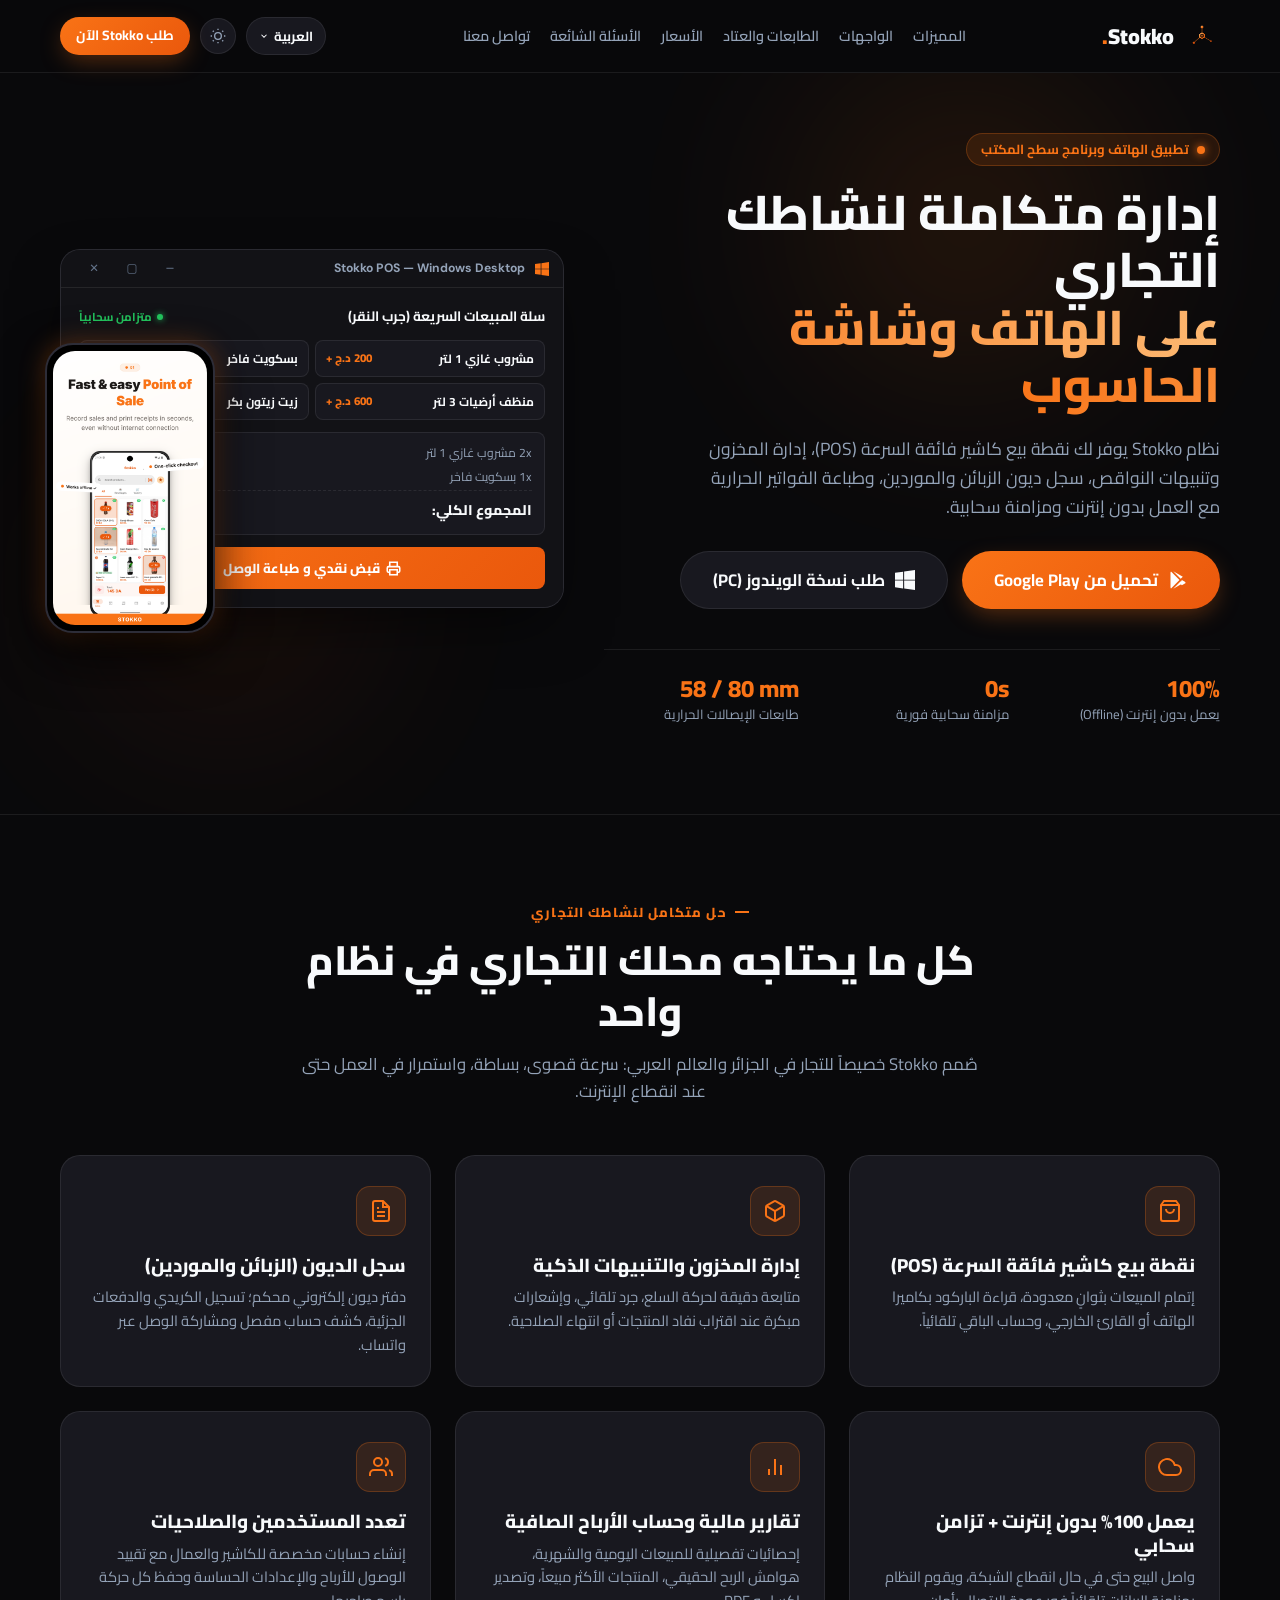
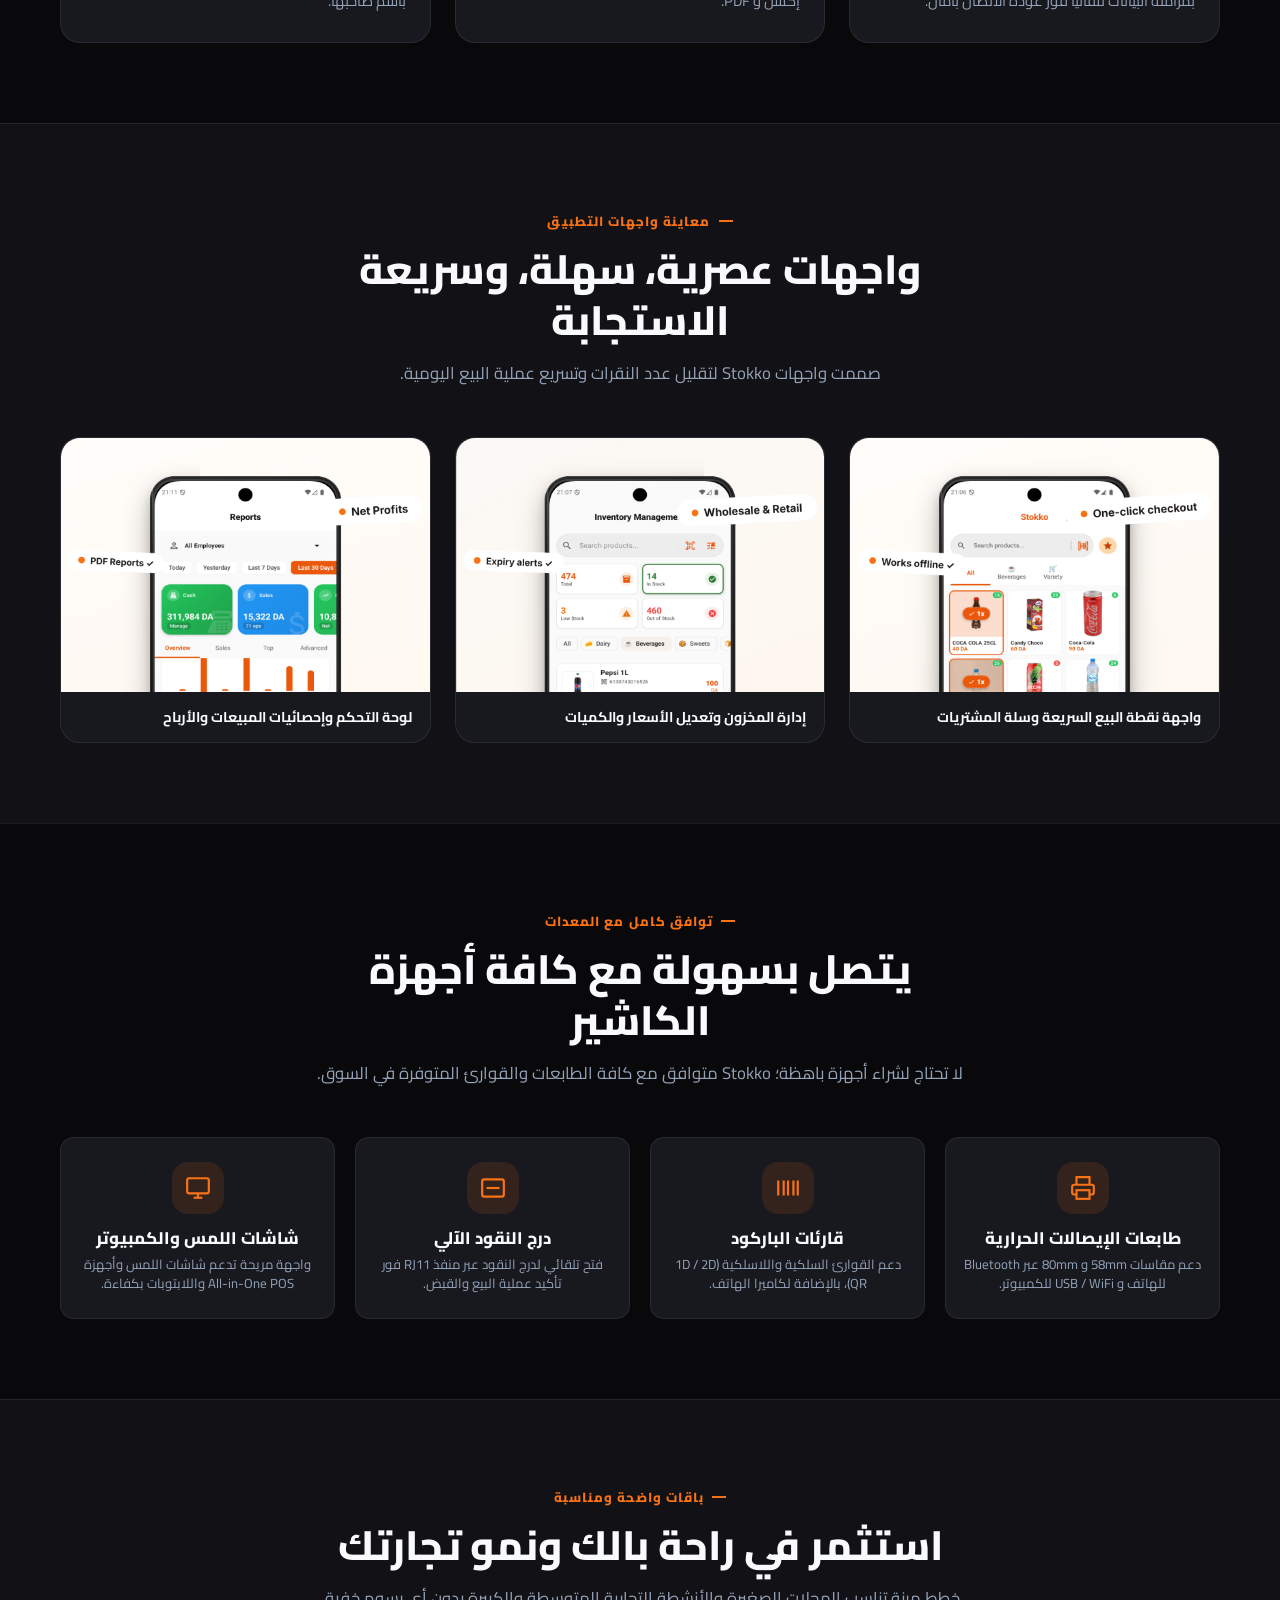
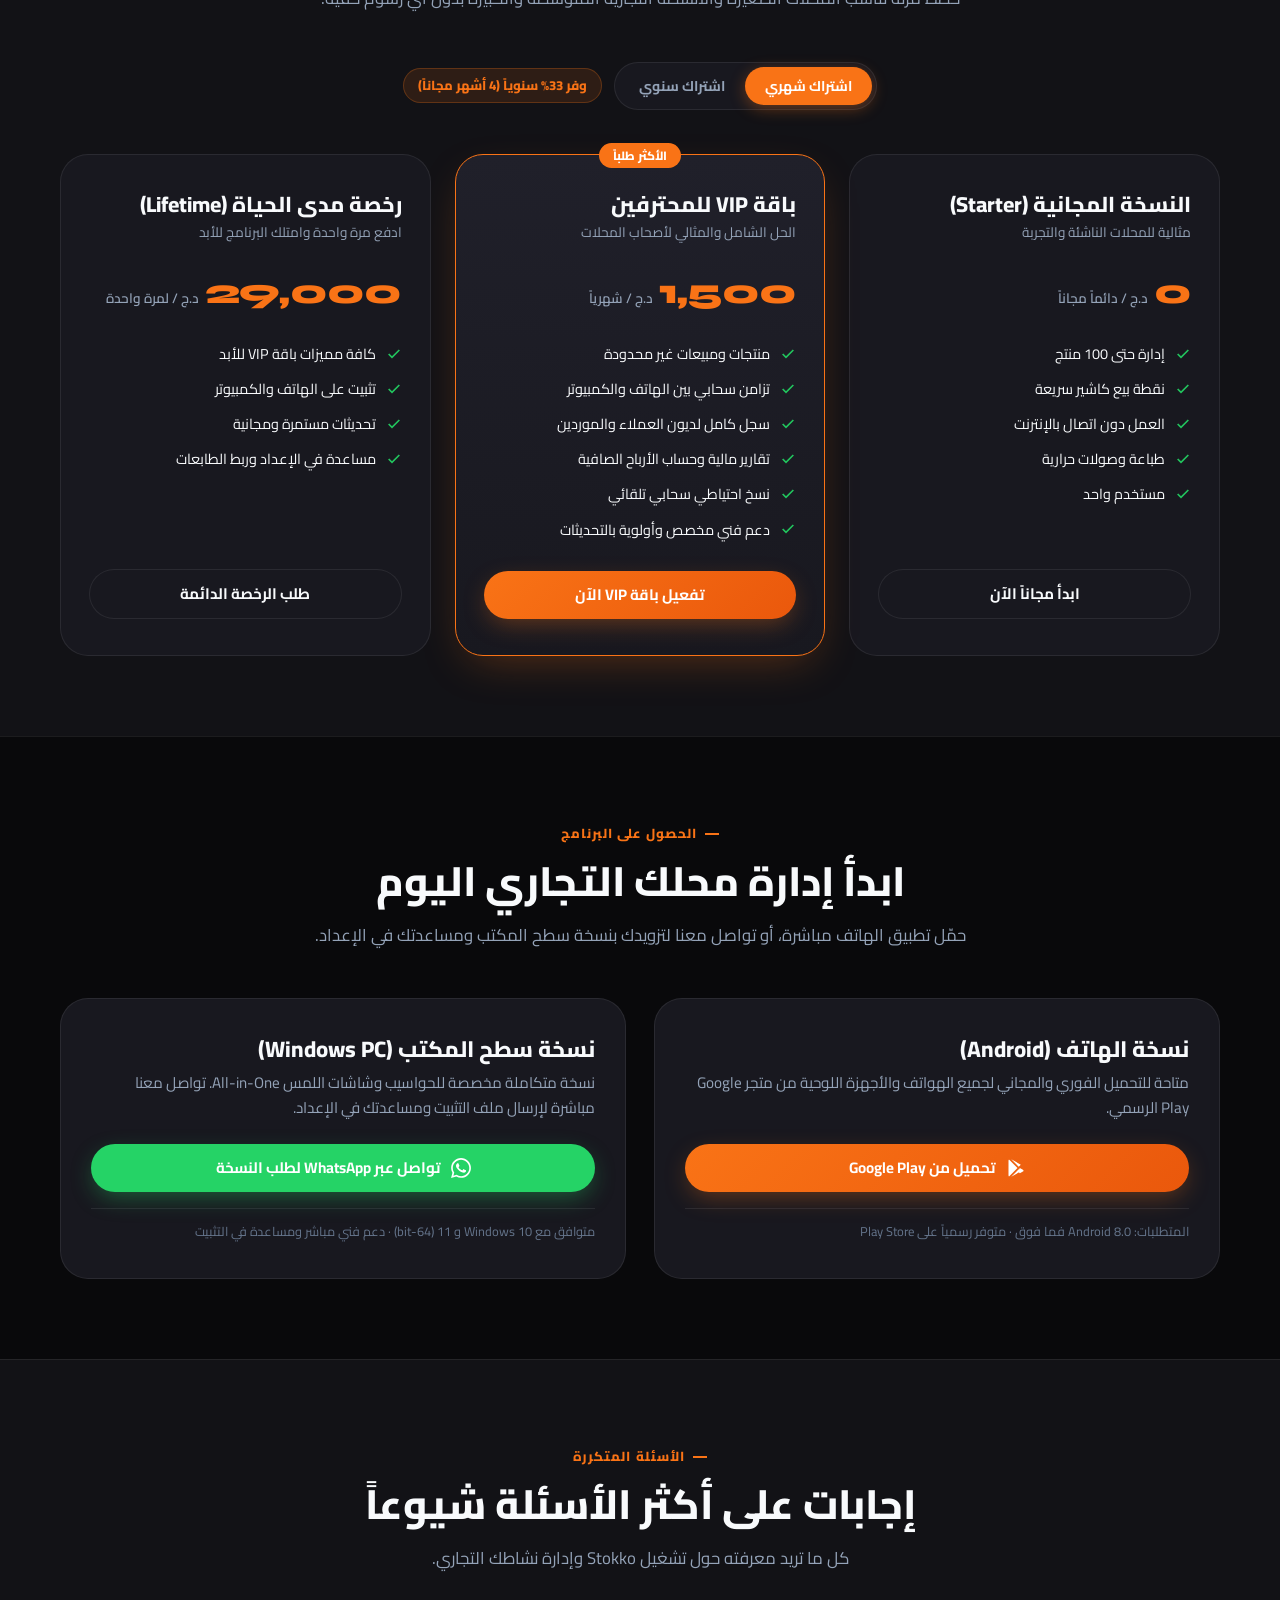
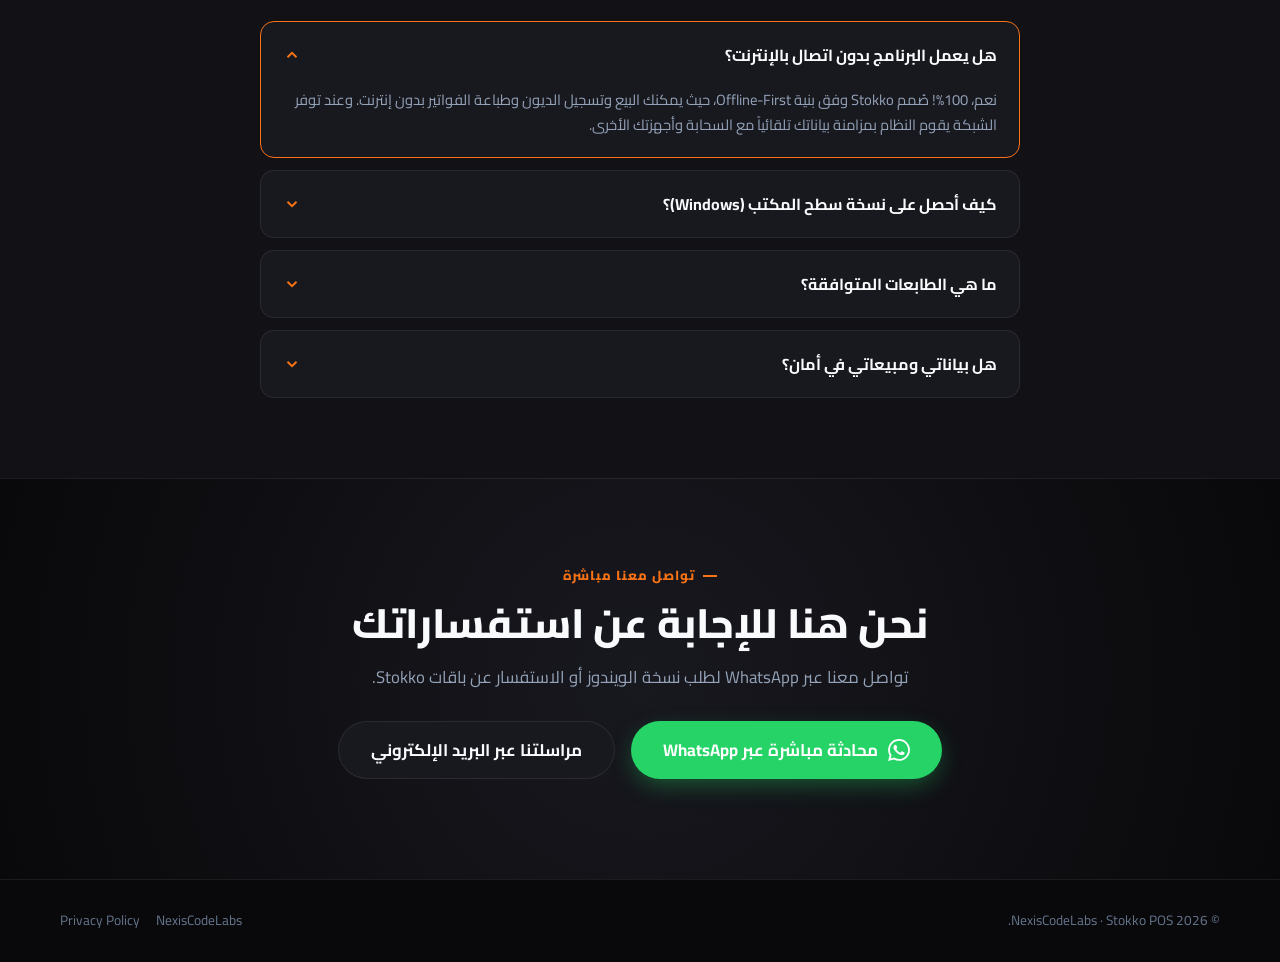
<file: stokko/index.html>
<!DOCTYPE html>
<html lang="ar" dir="rtl" data-theme="dark">
<head>
  <meta charset="UTF-8">
  <meta name="viewport" content="width=device-width, initial-scale=1.0">
  <title>Stokko — نظام إدارة المبيعات ونقاط البيع POS للأندرويد وسطح المكتب</title>
  
  <meta name="description" content="إدارة متكاملة لنشاطك التجاري على الهاتف وشاشة الحاسوب. تطبيق أندرويد وبرنامج سطح مكتب لإدارة المبيعات، المخزون، والديون مع مزامنة سحابية وعمل كامل بدون إنترنت.">
  <meta name="author" content="NexisCodeLabs">
  
  <link rel="icon" type="image/png" href="../LOGO.png">

  <!-- Google Fonts: Cairo for Arabic, Syne & DM Sans for Latin -->
  <link rel="preconnect" href="https://fonts.googleapis.com">
  <link rel="preconnect" href="https://fonts.gstatic.com" crossorigin>
  <link href="https://fonts.googleapis.com/css2?family=Cairo:wght@400;500;600;700;800;900&family=DM+Sans:wght@400;500;600;700&family=Syne:wght@700;800;900&display=swap" rel="stylesheet">

  <style>
    /* ==========================================================================
       THEME & VARIABLES
       ========================================================================== */
    :root {
      --primary: #f97316;
      --primary-hover: #fb923c;
      --primary-dark: #ea580c;
      --primary-glow: rgba(249, 115, 22, 0.35);
      --primary-dim: rgba(249, 115, 22, 0.12);
      --primary-border: rgba(249, 115, 22, 0.25);

      --bg: #09090b;
      --bg-soft: #121216;
      --panel: #18181f;
      --panel-hover: #20202a;
      --card-border: rgba(255, 255, 255, 0.08);
      --card-border-hover: rgba(249, 115, 22, 0.45);

      --ink: #f8fafc;
      --ink-dim: #94a3b8;
      --ink-muted: #64748b;

      --nav-bg: rgba(9, 9, 11, 0.85);
      --success: #22c55e;
      --success-dim: rgba(34, 197, 94, 0.12);

      --radius-sm: 8px;
      --radius-md: 14px;
      --radius-lg: 20px;
      --radius-xl: 28px;
      --radius-full: 9999px;

      --font-ar: 'Cairo', system-ui, sans-serif;
      --font-en: 'DM Sans', system-ui, sans-serif;
      --font-display: 'Syne', var(--font-ar);
    }

    [data-theme="light"] {
      --bg: #f8fafc;
      --bg-soft: #ffffff;
      --panel: #ffffff;
      --panel-hover: #f1f5f9;
      --card-border: rgba(0, 0, 0, 0.08);
      --card-border-hover: rgba(249, 115, 22, 0.4);

      --ink: #0f172a;
      --ink-dim: #475569;
      --ink-muted: #94a3b8;

      --nav-bg: rgba(248, 250, 252, 0.88);
      --primary-glow: rgba(249, 115, 22, 0.15);
      --primary-dim: rgba(249, 115, 22, 0.08);
    }

    /* ==========================================================================
       RESET & BASE STYLES
       ========================================================================== */
    *, *::before, *::after {
      box-sizing: border-box;
      margin: 0;
      padding: 0;
    }

    html {
      scroll-behavior: smooth;
      font-size: 16px;
    }

    body {
      background-color: var(--bg);
      color: var(--ink);
      font-family: var(--font-ar);
      line-height: 1.6;
      overflow-x: hidden;
      -webkit-font-smoothing: antialiased;
      transition: background-color 0.3s ease, color 0.3s ease;
    }

    html[dir="ltr"] body {
      font-family: var(--font-en);
    }

    h1, h2, h3, h4 {
      color: var(--ink);
      font-weight: 800;
      line-height: 1.25;
    }

    html[dir="ltr"] h1, html[dir="ltr"] h2, html[dir="ltr"] h3 {
      font-family: var(--font-display);
      letter-spacing: -0.02em;
    }

    a { color: inherit; text-decoration: none; }
    img { max-width: 100%; display: block; }
    button { font-family: inherit; cursor: pointer; border: none; background: transparent; }

    .wrap {
      width: 100%;
      max-width: 1200px;
      margin: 0 auto;
      padding: 0 20px;
      position: relative;
      z-index: 2;
    }

    /* Aurora Glows */
    .aurora-bg {
      position: absolute;
      inset: 0;
      height: 100%;
      pointer-events: none;
      z-index: 0;
      overflow: hidden;
    }
    .aurora-blob {
      position: absolute;
      border-radius: 50%;
      filter: blur(90px);
      opacity: 0.45;
    }
    .aurora-blob-1 {
      width: 500px; height: 500px;
      top: -100px; right: 5%;
      background: radial-gradient(circle, var(--primary-glow), transparent 70%);
    }
    .aurora-blob-2 {
      width: 450px; height: 450px;
      top: 40%; left: 0%;
      background: radial-gradient(circle, rgba(234, 88, 12, 0.25), transparent 70%);
    }

    /* Scroll Progress */
    .scroll-progress {
      position: fixed;
      top: 0; left: 0;
      height: 3px; width: 0%;
      background: linear-gradient(90deg, var(--primary), #fdba74);
      z-index: 1000;
      box-shadow: 0 0 10px var(--primary);
    }

    /* Buttons */
    .btn {
      display: inline-flex;
      align-items: center;
      justify-content: center;
      gap: 10px;
      padding: 12px 24px;
      border-radius: var(--radius-full);
      font-weight: 700;
      font-size: 0.95rem;
      transition: all 0.25s ease;
      white-space: nowrap;
      text-decoration: none;
    }
    .btn:hover {
      transform: translateY(-2px);
    }

    .btn-primary {
      background: linear-gradient(135deg, var(--primary), var(--primary-dark));
      color: #ffffff;
      box-shadow: 0 8px 25px -4px var(--primary-glow);
    }
    .btn-primary:hover {
      box-shadow: 0 12px 30px -4px var(--primary-glow);
      background: linear-gradient(135deg, #fb923c, var(--primary));
    }

    .btn-outline {
      border: 1.5px solid var(--card-border);
      background: var(--panel);
      color: var(--ink);
    }
    .btn-outline:hover {
      border-color: var(--primary);
      color: var(--primary);
    }

    .btn-whatsapp {
      background: #25D366;
      color: #fff;
      box-shadow: 0 8px 24px -4px rgba(37, 211, 102, 0.4);
    }
    .btn-whatsapp:hover {
      background: #20ba59;
      box-shadow: 0 12px 28px -4px rgba(37, 211, 102, 0.5);
    }

    .btn-sm { padding: 8px 16px; font-size: 0.85rem; }
    .btn-lg { padding: 15px 32px; font-size: 1.05rem; }

    .eyebrow {
      display: inline-flex;
      align-items: center;
      gap: 8px;
      font-size: 0.82rem;
      font-weight: 800;
      text-transform: uppercase;
      letter-spacing: 0.08em;
      color: var(--primary);
      margin-bottom: 12px;
    }
    .eyebrow::before {
      content: "";
      width: 14px;
      height: 2px;
      background: var(--primary);
    }

    .section-head {
      text-align: center;
      max-width: 680px;
      margin: 0 auto 50px;
    }
    .section-head h2 {
      font-size: clamp(1.9rem, 3.2vw, 2.6rem);
      margin-bottom: 14px;
    }
    .section-head p {
      font-size: 1.05rem;
      color: var(--ink-dim);
    }

    /* ==========================================================================
       NAVBAR (CLEAN & NO OVERFLOW)
       ========================================================================== */
    header.navbar {
      position: sticky;
      top: 0;
      z-index: 100;
      background: var(--nav-bg);
      backdrop-filter: blur(14px);
      border-bottom: 1px solid var(--card-border);
      transition: background 0.3s;
    }
    .nav-container {
      display: flex;
      align-items: center;
      justify-content: space-between;
      height: 72px;
      max-width: 1200px;
      margin: 0 auto;
      padding: 0 20px;
      gap: 20px;
    }
    .brand-wrap {
      display: flex;
      align-items: center;
      gap: 10px;
      flex-shrink: 0;
    }
    .brand-logo {
      width: 36px;
      height: 36px;
      border-radius: 10px;
      overflow: hidden;
    }
    .brand-name {
      font-size: 1.35rem;
      font-weight: 900;
      color: var(--ink);
      display: flex;
      align-items: center;
    }
    .brand-name span { color: var(--primary); }

    .nav-links {
      display: flex;
      align-items: center;
      gap: 20px;
    }
    .nav-links a {
      font-size: 0.9rem;
      font-weight: 600;
      color: var(--ink-dim);
      transition: color 0.2s;
      white-space: nowrap;
    }
    .nav-links a:hover { color: var(--primary); }

    .nav-actions {
      display: flex;
      align-items: center;
      gap: 10px;
      flex-shrink: 0;
    }
    .icon-btn {
      width: 36px;
      height: 36px;
      border-radius: 50%;
      border: 1px solid var(--card-border);
      background: var(--panel);
      display: flex;
      align-items: center;
      justify-content: center;
      color: var(--ink-dim);
      transition: all 0.2s;
    }
    .icon-btn:hover {
      border-color: var(--primary);
      color: var(--primary);
    }
    .icon-btn svg { width: 16px; height: 16px; }

    /* Lang Selector */
    .lang-box { position: relative; }
    .lang-current-btn {
      display: flex;
      align-items: center;
      gap: 5px;
      padding: 6px 12px;
      border-radius: var(--radius-full);
      border: 1px solid var(--card-border);
      background: var(--panel);
      font-size: 0.82rem;
      font-weight: 700;
      color: var(--ink);
    }
    .lang-dropdown {
      position: absolute;
      top: calc(100% + 6px);
      right: 0;
      background: var(--panel);
      border: 1px solid var(--card-border);
      border-radius: var(--radius-md);
      padding: 6px;
      box-shadow: 0 15px 35px rgba(0,0,0,0.4);
      display: none;
      flex-direction: column;
      min-width: 120px;
      z-index: 100;
    }
    html[dir="rtl"] .lang-dropdown { right: auto; left: 0; }
    .lang-dropdown.open { display: flex; }
    .lang-item {
      padding: 6px 10px;
      border-radius: var(--radius-sm);
      font-size: 0.82rem;
      font-weight: 600;
      text-align: start;
      color: var(--ink-dim);
    }
    .lang-item:hover, .lang-item.active {
      background: var(--primary-dim);
      color: var(--primary);
    }

    .menu-toggle {
      display: none;
      width: 36px;
      height: 36px;
      border-radius: var(--radius-sm);
      border: 1px solid var(--card-border);
      background: var(--panel);
      align-items: center;
      justify-content: center;
      color: var(--ink);
    }

    /* Mobile Nav Drawer */
    .mobile-drawer {
      position: fixed;
      inset: 0;
      background: var(--bg);
      z-index: 99;
      padding: 90px 24px 30px;
      display: flex;
      flex-direction: column;
      gap: 16px;
      transform: translateY(-100%);
      transition: transform 0.3s cubic-bezier(0.16, 1, 0.3, 1);
    }
    .mobile-drawer.open { transform: translateY(0); }
    .mobile-drawer a { font-size: 1.15rem; font-weight: 700; }

    /* ==========================================================================
       HERO SECTION
       ========================================================================== */
    .hero {
      padding: 60px 0 90px;
      position: relative;
    }
    .hero-grid {
      display: grid;
      grid-template-columns: 1.1fr 0.9fr;
      gap: 40px;
      align-items: center;
    }
    .badge-pill {
      display: inline-flex;
      align-items: center;
      gap: 8px;
      padding: 5px 14px;
      border-radius: var(--radius-full);
      background: var(--primary-dim);
      border: 1px solid var(--primary-border);
      color: var(--primary);
      font-size: 0.82rem;
      font-weight: 700;
      margin-bottom: 18px;
    }
    .badge-pill .dot {
      width: 8px; height: 8px;
      border-radius: 50%;
      background: var(--primary);
      box-shadow: 0 0 8px var(--primary);
    }
    .hero-title {
      font-size: clamp(2.2rem, 3.8vw, 3.2rem);
      line-height: 1.18;
      margin-bottom: 20px;
    }
    .hero-title .hl {
      background: linear-gradient(120deg, var(--primary), #fdba74);
      -webkit-background-clip: text;
      -webkit-text-fill-color: transparent;
    }
    .hero-p {
      font-size: 1.1rem;
      color: var(--ink-dim);
      line-height: 1.65;
      margin-bottom: 30px;
      max-width: 520px;
    }
    .hero-btns {
      display: flex;
      gap: 14px;
      flex-wrap: wrap;
      margin-bottom: 40px;
    }

    .hero-stats {
      display: grid;
      grid-template-columns: repeat(3, 1fr);
      gap: 16px;
      padding-top: 24px;
      border-top: 1px solid var(--card-border);
    }
    .stat-box h4 {
      font-size: 1.5rem;
      color: var(--primary);
      margin-bottom: 2px;
      direction: ltr;
      display: inline-block;
    }
    html[dir="rtl"] .stat-box h4 {
      direction: ltr;
    }
    .stat-box p {
      font-size: 0.82rem;
      color: var(--ink-dim);
      line-height: 1.35;
    }

    /* Hero Dual Device Frame */
    .hero-mockup-container {
      position: relative;
      display: flex;
      align-items: center;
      justify-content: center;
    }
    .desktop-mockup {
      width: 100%;
      background: var(--panel);
      border: 1px solid var(--card-border);
      border-radius: var(--radius-lg);
      overflow: hidden;
      box-shadow: 0 25px 60px -15px rgba(0,0,0,0.6);
    }
    
    /* Authentic Windows 11 Titlebar */
    .mockup-header-win {
      background: rgba(18, 18, 22, 0.95);
      padding: 0 14px;
      height: 38px;
      display: flex;
      align-items: center;
      justify-content: space-between;
      border-bottom: 1px solid var(--card-border);
      user-select: none;
    }
    .win-brand {
      display: flex;
      align-items: center;
      gap: 8px;
    }
    .win-icon {
      width: 16px; height: 16px;
      color: var(--primary);
      display: flex;
      align-items: center;
    }
    .mockup-title-win { 
      font-size: 0.76rem; 
      font-weight: 700; 
      color: var(--ink-dim); 
      font-family: var(--font-en);
    }
    
    /* Windows Control Buttons (Minimize, Maximize, Close) */
    .win-controls {
      display: flex;
      align-items: center;
      margin-inline-start: auto;
      height: 100%;
    }
    .win-btn {
      width: 38px;
      height: 100%;
      display: flex;
      align-items: center;
      justify-content: center;
      color: var(--ink-muted);
      font-size: 0.72rem;
      transition: background 0.15s, color 0.15s;
    }
    .win-btn:hover {
      background: rgba(255,255,255,0.08);
      color: var(--ink);
    }
    .win-btn.close:hover {
      background: #e81123;
      color: #fff;
    }

    .mockup-body {
      padding: 18px;
      background: var(--bg-soft);
    }

    /* Live Interactive POS Demo inside Laptop */
    .demo-pos-top {
      display: flex;
      justify-content: space-between;
      align-items: center;
      margin-bottom: 12px;
    }
    .demo-badge-sync {
      display: flex;
      align-items: center;
      gap: 5px;
      font-size: 0.72rem;
      color: var(--success);
      font-weight: 700;
    }
    .demo-badge-sync::before {
      content: "";
      width: 6px; height: 6px; border-radius: 50%;
      background: var(--success);
      box-shadow: 0 0 6px var(--success);
    }
    .demo-products-list {
      display: grid;
      grid-template-columns: 1fr 1fr;
      gap: 6px;
      margin-bottom: 12px;
    }
    .demo-item-chip {
      padding: 8px 10px;
      background: var(--panel);
      border: 1px solid var(--card-border);
      border-radius: var(--radius-sm);
      display: flex;
      justify-content: space-between;
      align-items: center;
      cursor: pointer;
      transition: all 0.2s;
    }
    .demo-item-chip:hover {
      border-color: var(--primary);
      background: var(--primary-dim);
      transform: scale(1.02);
    }
    .demo-item-chip .name { font-size: 0.75rem; font-weight: 700; }
    .demo-item-chip .price { font-size: 0.72rem; font-weight: 800; color: var(--primary); }

    .demo-cart-summary {
      background: var(--panel);
      border: 1px solid var(--card-border);
      border-radius: var(--radius-sm);
      padding: 10px 12px;
      margin-bottom: 12px;
    }
    .demo-cart-row {
      display: flex;
      justify-content: space-between;
      font-size: 0.76rem;
      color: var(--ink-dim);
      margin-bottom: 4px;
    }
    .demo-cart-total-row {
      display: flex;
      justify-content: space-between;
      align-items: center;
      font-size: 0.88rem;
      font-weight: 800;
      padding-top: 6px;
      border-top: 1px dashed var(--card-border);
    }
    .demo-cart-total-row .val { color: var(--primary); font-size: 1.05rem; }

    .demo-pay-btn {
      width: 100%;
      padding: 9px;
      background: linear-gradient(135deg, var(--primary), var(--primary-dark));
      color: #fff;
      border-radius: var(--radius-sm);
      font-size: 0.82rem;
      font-weight: 800;
      display: flex;
      align-items: center;
      justify-content: center;
      gap: 6px;
    }

    /* Floating Phone Mockup */
    .phone-floating {
      position: absolute;
      width: 170px;
      bottom: -25px;
      right: -15px;
      background: #000;
      border: 2px solid #2d2d38;
      border-radius: 28px;
      padding: 6px;
      box-shadow: 0 20px 50px rgba(0,0,0,0.8), 0 0 25px var(--primary-glow);
      z-index: 4;
    }
    html[dir="rtl"] .phone-floating { right: auto; left: -15px; }
    .phone-floating img { border-radius: 22px; width: 100%; height: auto; }

    /* ==========================================================================
       FEATURES SECTION
       ========================================================================== */
    .features {
      padding: 80px 0;
      border-top: 1px solid var(--card-border);
    }
    .features-grid {
      display: grid;
      grid-template-columns: repeat(3, 1fr);
      gap: 24px;
    }
    .feat-card {
      background: var(--panel);
      border: 1px solid var(--card-border);
      border-radius: var(--radius-lg);
      padding: 30px 24px;
      transition: all 0.3s;
    }
    .feat-card:hover {
      border-color: var(--card-border-hover);
      transform: translateY(-5px);
      box-shadow: 0 15px 40px -15px var(--primary-glow);
    }
    .feat-icon {
      width: 50px; height: 50px;
      border-radius: 14px;
      background: var(--primary-dim);
      border: 1px solid var(--primary-border);
      color: var(--primary);
      display: flex;
      align-items: center;
      justify-content: center;
      margin-bottom: 18px;
    }
    .feat-icon svg { width: 24px; height: 24px; }
    .feat-card h3 { font-size: 1.18rem; margin-bottom: 8px; }
    .feat-card p { font-size: 0.92rem; color: var(--ink-dim); line-height: 1.6; }

    /* ==========================================================================
       SHOWCASE GALLERY
       ========================================================================== */
    .showcase {
      padding: 80px 0;
      background: var(--bg-soft);
      border-top: 1px solid var(--card-border);
    }
    .showcase-grid {
      display: grid;
      grid-template-columns: repeat(3, 1fr);
      gap: 24px;
    }
    .showcase-card {
      background: var(--panel);
      border: 1px solid var(--card-border);
      border-radius: var(--radius-lg);
      overflow: hidden;
      transition: all 0.3s;
      cursor: pointer;
    }
    .showcase-card:hover {
      border-color: var(--primary);
      transform: translateY(-6px);
      box-shadow: 0 20px 45px -15px var(--primary-glow);
    }
    .showcase-img-wrap {
      aspect-ratio: 16/11;
      background: #0d0d12;
      display: flex;
      align-items: center;
      justify-content: center;
      overflow: hidden;
    }
    .showcase-img-wrap img {
      width: 100%; height: 100%;
      object-fit: cover;
      transition: transform 0.4s ease;
    }
    .showcase-card:hover .showcase-img-wrap img { transform: scale(1.05); }
    .showcase-caption {
      padding: 14px 18px;
      font-size: 0.88rem;
      font-weight: 700;
      color: var(--ink);
    }

    /* ==========================================================================
       HARDWARE & PRINTERS
       ========================================================================== */
    .hardware {
      padding: 80px 0;
      border-top: 1px solid var(--card-border);
    }
    .hw-grid {
      display: grid;
      grid-template-columns: repeat(4, 1fr);
      gap: 20px;
    }
    .hw-card {
      background: var(--panel);
      border: 1px solid var(--card-border);
      border-radius: var(--radius-md);
      padding: 24px 18px;
      text-align: center;
    }
    .hw-card .icon {
      width: 52px; height: 52px;
      border-radius: 16px;
      background: var(--primary-dim);
      color: var(--primary);
      display: flex;
      align-items: center;
      justify-content: center;
      margin: 0 auto 14px;
    }
    .hw-card .icon svg { width: 26px; height: 26px; }
    .hw-card h3 { font-size: 1.05rem; margin-bottom: 6px; }
    .hw-card p { font-size: 0.82rem; color: var(--ink-dim); line-height: 1.5; }

    /* ==========================================================================
       PRICING (MATHEMATICALLY ACCURATE 33% / 4 MONTHS FREE DISCOUNT)
       ========================================================================== */
    .pricing {
      padding: 80px 0;
      background: var(--bg-soft);
      border-top: 1px solid var(--card-border);
    }
    
    /* Clean Pill Toggle Switch */
    .billing-toggle-container {
      display: flex;
      align-items: center;
      justify-content: center;
      gap: 12px;
      margin-bottom: 44px;
      flex-wrap: wrap;
    }
    .billing-pill {
      display: flex;
      background: var(--panel);
      border: 1px solid var(--card-border);
      border-radius: var(--radius-full);
      padding: 4px;
    }
    .billing-opt {
      padding: 8px 20px;
      border-radius: var(--radius-full);
      font-size: 0.88rem;
      font-weight: 700;
      color: var(--ink-dim);
      cursor: pointer;
      transition: all 0.2s;
    }
    .billing-opt.active {
      background: var(--primary);
      color: #ffffff;
      box-shadow: 0 4px 15px var(--primary-glow);
    }
    .discount-tag {
      background: var(--primary-dim);
      border: 1px solid var(--primary-border);
      color: var(--primary);
      font-size: 0.82rem;
      font-weight: 800;
      padding: 6px 14px;
      border-radius: var(--radius-full);
    }

    .pricing-grid {
      display: grid;
      grid-template-columns: repeat(3, 1fr);
      gap: 24px;
      align-items: stretch;
    }
    .price-card {
      background: var(--panel);
      border: 1px solid var(--card-border);
      border-radius: var(--radius-xl);
      padding: 36px 28px;
      display: flex;
      flex-direction: column;
      position: relative;
      transition: all 0.3s;
    }
    .price-card:hover {
      transform: translateY(-6px);
      border-color: var(--primary);
    }
    .price-card.featured {
      border-color: var(--primary);
      background: linear-gradient(180deg, var(--panel-hover), var(--panel));
      box-shadow: 0 15px 45px -15px var(--primary-glow);
    }
    .featured-badge {
      position: absolute;
      top: -12px;
      left: 50%;
      transform: translateX(-50%);
      background: var(--primary);
      color: #fff;
      font-size: 0.75rem;
      font-weight: 800;
      padding: 3px 14px;
      border-radius: var(--radius-full);
    }

    .price-card h3 { font-size: 1.35rem; margin-bottom: 4px; }
    .price-card .desc { font-size: 0.85rem; color: var(--ink-dim); margin-bottom: 20px; }

    /* Fixed Price Row Layout */
    .price-amount-box {
      margin-bottom: 22px;
      display: flex;
      align-items: baseline;
      gap: 6px;
    }
    .price-val {
      font-size: 2.2rem;
      font-weight: 900;
      color: var(--primary);
      font-family: var(--font-display), var(--font-ar);
      letter-spacing: -0.02em;
    }
    .price-period {
      font-size: 0.85rem;
      color: var(--ink-dim);
      font-weight: 600;
    }

    .price-features {
      list-style: none;
      margin-bottom: 30px;
      flex-grow: 1;
      display: flex;
      flex-direction: column;
      gap: 12px;
    }
    .price-features li {
      display: flex;
      align-items: center;
      gap: 10px;
      font-size: 0.9rem;
      color: var(--ink);
    }
    .price-features li svg {
      width: 16px; height: 16px;
      color: var(--success);
      flex-shrink: 0;
    }

    /* ==========================================================================
       GET THE APP / DOWNLOAD SECTION (CORRECT BUSINESS FLOW)
       ========================================================================== */
    .get-app {
      padding: 80px 0;
      border-top: 1px solid var(--card-border);
    }
    .get-app-grid {
      display: grid;
      grid-template-columns: 1fr 1fr;
      gap: 28px;
    }
    .get-app-card {
      background: var(--panel);
      border: 1px solid var(--card-border);
      border-radius: var(--radius-xl);
      padding: 36px 30px;
      display: flex;
      flex-direction: column;
      justify-content: space-between;
    }
    .get-app-card h3 { font-size: 1.4rem; margin-bottom: 8px; }
    .get-app-card p { font-size: 0.95rem; color: var(--ink-dim); margin-bottom: 24px; }
    .get-app-specs {
      font-size: 0.8rem;
      color: var(--ink-muted);
      margin-top: 16px;
      border-top: 1px solid var(--card-border);
      padding-top: 12px;
    }

    /* ==========================================================================
       FAQ SECTION
       ========================================================================== */
    .faq {
      padding: 80px 0;
      background: var(--bg-soft);
      border-top: 1px solid var(--card-border);
    }
    .faq-list {
      max-width: 760px;
      margin: 0 auto;
      display: flex;
      flex-direction: column;
      gap: 12px;
    }
    .faq-item {
      background: var(--panel);
      border: 1px solid var(--card-border);
      border-radius: var(--radius-md);
      overflow: hidden;
    }
    .faq-item.open { border-color: var(--primary); }
    .faq-q {
      width: 100%;
      padding: 18px 22px;
      text-align: start;
      font-size: 1rem;
      font-weight: 700;
      color: var(--ink);
      display: flex;
      justify-content: space-between;
      align-items: center;
      gap: 12px;
    }
    .faq-q svg {
      width: 18px; height: 18px;
      color: var(--primary);
      transition: transform 0.25s;
      flex-shrink: 0;
    }
    .faq-item.open .faq-q svg { transform: rotate(180deg); }
    .faq-a {
      padding: 0 22px 20px;
      font-size: 0.92rem;
      color: var(--ink-dim);
      line-height: 1.65;
      display: none;
    }
    .faq-item.open .faq-a { display: block; }

    /* ==========================================================================
       CONTACT & FOOTER
       ========================================================================== */
    .contact {
      padding: 80px 0 100px;
      border-top: 1px solid var(--card-border);
      text-align: center;
      background: radial-gradient(circle at 50% 50%, var(--panel), var(--bg));
    }
    .contact-btns {
      display: flex;
      justify-content: center;
      gap: 16px;
      flex-wrap: wrap;
      margin-top: 30px;
    }

    footer {
      border-top: 1px solid var(--card-border);
      padding: 30px 0;
      font-size: 0.85rem;
      color: var(--ink-muted);
    }
    .footer-inner {
      display: flex;
      justify-content: space-between;
      align-items: center;
      flex-wrap: wrap;
      gap: 14px;
    }
    .footer-links { display: flex; gap: 16px; }
    .footer-links a:hover { color: var(--primary); }

    /* ==========================================================================
       RESPONSIVE DESIGN
       ========================================================================== */
    @media (max-width: 960px) {
      .hero-grid { grid-template-columns: 1fr; text-align: center; }
      .hero-p { margin: 0 auto 30px; }
      .hero-btns { justify-content: center; }
      .hero-stats { justify-content: center; }
      .features-grid { grid-template-columns: 1fr 1fr; }
      .pricing-grid { grid-template-columns: 1fr; max-width: 440px; margin: 0 auto; }
      .get-app-grid { grid-template-columns: 1fr; }
      .showcase-grid { grid-template-columns: 1fr; }
      .hw-grid { grid-template-columns: 1fr 1fr; }
      .nav-links { display: none; }
      .menu-toggle { display: flex; }
      .phone-floating { display: none; }
    }

    @media (max-width: 600px) {
      .features-grid { grid-template-columns: 1fr; }
      .hw-grid { grid-template-columns: 1fr; }
      .hero-title { font-size: 2rem; }
    }
  </style>
</head>
<body>

  <div class="scroll-progress" id="scrollProgress"></div>

  <!-- Navbar -->
  <header class="navbar" id="navbar">
    <div class="nav-container">
      
      <a href="#top" class="brand-wrap">
        <img class="brand-logo" src="../LOGO.png" alt="Stokko Logo">
        <div class="brand-name">Stokko<span>.</span></div>
      </a>

      <nav class="nav-links">
        <a href="#features" data-i18n="nav.features">المميزات</a>
        <a href="#showcase" data-i18n="nav.showcase">الواجهات</a>
        <a href="#hardware" data-i18n="nav.hardware">الطابعات والعتاد</a>
        <a href="#pricing" data-i18n="nav.pricing">الأسعار</a>
        <a href="#faq" data-i18n="nav.faq">الأسئلة الشائعة</a>
        <a href="#contact" data-i18n="nav.contact">تواصل معنا</a>
      </nav>

      <div class="nav-actions">
        
        <!-- Lang Selector -->
        <div class="lang-box">
          <button class="lang-current-btn" id="langBtn" aria-label="Language">
            <span id="currentLangText">العربية</span>
            <svg width="10" height="10" viewBox="0 0 24 24" fill="none" stroke="currentColor" stroke-width="2.5"><polyline points="6 9 12 15 18 9"></polyline></svg>
          </button>
          <div class="lang-dropdown" id="langDropdown">
            <button class="lang-item active" data-lang="ar">العربية (AR)</button>
            <button class="lang-item" data-lang="fr">Français (FR)</button>
            <button class="lang-item" data-lang="en">English (EN)</button>
          </div>
        </div>

        <!-- Theme Toggle -->
        <button class="icon-btn" id="themeToggle" title="Dark / Light Mode">
          <svg viewBox="0 0 24 24" fill="none" stroke="currentColor" stroke-width="2"><circle cx="12" cy="12" r="5"></circle><line x1="12" y1="1" x2="12" y2="3"></line><line x1="12" y1="21" x2="12" y2="23"></line><line x1="4.22" y1="4.22" x2="5.64" y2="5.64"></line><line x1="18.36" y1="18.36" x2="19.78" y2="19.78"></line><line x1="1" y1="12" x2="3" y2="12"></line><line x1="21" y1="12" x2="23" y2="12"></line><line x1="4.22" y1="19.78" x2="5.64" y2="18.36"></line><line x1="18.36" y1="5.64" x2="19.78" y2="4.22"></line></svg>
        </button>

        <!-- CTA Direct to WhatsApp -->
        <a href="#" class="btn btn-primary btn-sm wa-link" data-wa="general" data-i18n="nav.cta">طلب Stokko الآن</a>

        <!-- Hamburger for Mobile -->
        <button class="menu-toggle" id="menuToggle">
          <svg width="20" height="20" viewBox="0 0 24 24" fill="none" stroke="currentColor" stroke-width="2"><line x1="3" y1="12" x2="21" y2="12"></line><line x1="3" y1="6" x2="21" y2="6"></line><line x1="3" y1="18" x2="21" y2="18"></line></svg>
        </button>
      </div>

    </div>
  </header>

  <!-- Mobile Drawer -->
  <div class="mobile-drawer" id="mobileDrawer">
    <a href="#features" class="mob-link" data-i18n="nav.features">المميزات</a>
    <a href="#showcase" class="mob-link" data-i18n="nav.showcase">الواجهات</a>
    <a href="#hardware" class="mob-link" data-i18n="nav.hardware">الطابعات والعتاد</a>
    <a href="#pricing" class="mob-link" data-i18n="nav.pricing">الأسعار</a>
    <a href="#faq" class="mob-link" data-i18n="nav.faq">الأسئلة الشائعة</a>
    <a href="#contact" class="mob-link" data-i18n="nav.contact">تواصل معنا</a>
    <a href="#" class="btn btn-primary wa-link" data-wa="general" style="margin-top:20px;" data-i18n="nav.cta">طلب Stokko الآن</a>
  </div>

  <main id="top">
    
    <!-- ==========================================================================
         HERO SECTION
         ========================================================================== -->
    <section class="hero">
      <div class="aurora-bg">
        <div class="aurora-blob aurora-blob-1"></div>
        <div class="aurora-blob aurora-blob-2"></div>
      </div>

      <div class="wrap">
        <div class="hero-grid">
          
          <div class="hero-text">
            <div class="badge-pill">
              <span class="dot"></span>
              <span data-i18n="hero.badge">تطبيق الهاتف وبرنامج سطح المكتب</span>
            </div>

            <h1 class="hero-title">
              <span data-i18n="hero.title1">إدارة متكاملة لنشاطك التجاري</span><br>
              <span class="hl" data-i18n="hero.title2">على الهاتف وشاشة الحاسوب</span>
            </h1>

            <p class="hero-p" data-i18n="hero.desc">
              نظام Stokko يوفر لك نقطة بيع كاشير فائقة السرعة (POS)، إدارة المخزون وتنبيهات النواقص، سجل ديون الزبائن والموردين، وطباعة الفواتير الحرارية مع العمل بدون إنترنت ومزامنة سحابية.
            </p>

            <div class="hero-btns">
              <a href="https://play.google.com/store/apps/details?id=com.nexiscode.stokko" target="_blank" class="btn btn-primary btn-lg">
                <svg width="20" height="20" viewBox="0 0 24 24" fill="currentColor"><path d="M3.609 1.814L13.792 12 3.61 22.186a2.38 2.38 0 0 1-.61-1.63V3.444c0-.64.228-1.218.61-1.63zM15.207 13.414l2.585 2.586-11.455 6.613 8.87-9.199zm0-2.828L6.337 1.387l11.455 6.613-2.585 2.586zm1.414 1.414l3.657 2.112c1.033.596 1.033 1.569 0 2.166l-3.657 2.112-2.121-2.122 2.121-4.268z"/></svg>
                <span data-i18n="hero.btnGooglePlay">تحميل من Google Play</span>
              </a>

              <a href="#" class="btn btn-outline btn-lg wa-link" data-wa="windows">
                <svg width="20" height="20" viewBox="0 0 24 24" fill="currentColor"><path d="M0 3.449L9.75 2.1v9.451H0m10.949-9.602L24 0v11.551H10.949M0 12.6h9.75v9.451L0 20.699M10.949 12.6H24V24l-12.951-1.849"/></svg>
                <span data-i18n="hero.btnWindowsRequest">طلب نسخة الويندوز (PC)</span>
              </a>
            </div>

            <div class="hero-stats">
              <div class="stat-box">
                <h4>100%</h4>
                <p data-i18n="hero.stat1">يعمل بدون إنترنت (Offline)</p>
              </div>
              <div class="stat-box">
                <h4>0s</h4>
                <p data-i18n="hero.stat2">مزامنة سحابية فورية</p>
              </div>
              <div class="stat-box">
                <h4>58 / 80 mm</h4>
                <p data-i18n="hero.stat3">طابعات الإيصالات الحرارية</p>
              </div>
            </div>

          </div>

          <!-- Hero Mockup & Demo (Authentic Windows Title Bar) -->
          <div class="hero-mockup-container">
            
            <div class="desktop-mockup">
              <!-- Windows 11 Header Style -->
              <div class="mockup-header-win">
                <div class="win-brand">
                  <div class="win-icon">
                    <svg width="14" height="14" viewBox="0 0 24 24" fill="currentColor"><path d="M0 3.449L9.75 2.1v9.451H0m10.949-9.602L24 0v11.551H10.949M0 12.6h9.75v9.451L0 20.699M10.949 12.6H24V24l-12.951-1.849"/></svg>
                  </div>
                  <div class="mockup-title-win">Stokko POS — Windows Desktop</div>
                </div>

                <div class="win-controls">
                  <div class="win-btn" title="Minimize">─</div>
                  <div class="win-btn" title="Maximize">▢</div>
                  <div class="win-btn close" title="Close">✕</div>
                </div>
              </div>

              <div class="mockup-body">
                <div class="demo-pos-top">
                  <strong style="font-size:0.85rem;" data-i18n="hero.quickPos">سلة المبيعات السريعة (جرب النقر)</strong>
                  <div class="demo-badge-sync" data-i18n="hero.synced">متزامن سحابياً</div>
                </div>

                <div class="demo-products-list">
                  <div class="demo-item-chip" onclick="addDemoItem('مشروب غازي 1 لتر', 200)">
                    <span class="name">مشروب غازي 1 لتر</span>
                    <span class="price">200 د.ج +</span>
                  </div>
                  <div class="demo-item-chip" onclick="addDemoItem('بسكويت فاخر', 150)">
                    <span class="name">بسكويت فاخر</span>
                    <span class="price">150 د.ج +</span>
                  </div>
                  <div class="demo-item-chip" onclick="addDemoItem('منظف أرضيات 3 لتر', 600)">
                    <span class="name">منظف أرضيات 3 لتر</span>
                    <span class="price">600 د.ج +</span>
                  </div>
                  <div class="demo-item-chip" onclick="addDemoItem('زيت زيتون بكر', 500)">
                    <span class="name">زيت زيتون بكر</span>
                    <span class="price">500 د.ج +</span>
                  </div>
                </div>

                <div class="demo-cart-summary">
                  <div id="demoCartRows">
                    <div class="demo-cart-row"><span>2x مشروب غازي 1 لتر</span><strong>400 د.ج</strong></div>
                    <div class="demo-cart-row"><span>1x بسكويت فاخر</span><strong>150 د.ج</strong></div>
                  </div>
                  <div class="demo-cart-total-row">
                    <span data-i18n="hero.total">المجموع الكلي:</span>
                    <span class="val" id="demoCartTotal">550 د.ج</span>
                  </div>
                </div>

                <button class="demo-pay-btn" onclick="demoCheckout()">
                  <svg width="15" height="15" viewBox="0 0 24 24" fill="none" stroke="currentColor" stroke-width="2.5"><polyline points="6 9 6 2 18 2 18 9"></polyline><path d="M6 18H4a2 2 0 0 1-2-2v-5a2 2 0 0 1 2-2h16a2 2 0 0 1 2 2v5a2 2 0 0 1-2 2h-2"></path><rect x="6" y="14" width="12" height="8"></rect></svg>
                  <span data-i18n="hero.payPrint">قبض نقدي و طباعة الوصل</span>
                </button>
              </div>
            </div>

            <!-- Floating Mobile Phone -->
            <div class="phone-floating">
              <img src="../stokko_screenshot_1.png" alt="Stokko App Mobile">
            </div>

          </div>

        </div>
      </div>
    </section>

    <!-- ==========================================================================
         FEATURES SECTION
         ========================================================================== -->
    <section id="features" class="features">
      <div class="wrap">
        <div class="section-head">
          <div class="eyebrow" data-i18n="features.tag">حل متكامل لنشاطك التجاري</div>
          <h2 data-i18n="features.title">كل ما يحتاجه محلك التجاري في نظام واحد</h2>
          <p data-i18n="features.desc">صُمم Stokko خصيصاً للتجار في الجزائر والعالم العربي: سرعة قصوى، بساطة، واستمرار في العمل حتى عند انقطاع الإنترنت.</p>
        </div>

        <div class="features-grid">
          
          <div class="feat-card">
            <div class="feat-icon">
              <svg viewBox="0 0 24 24" fill="none" stroke="currentColor" stroke-width="2"><path d="M6 2L3 6v14a2 2 0 0 0 2 2h14a2 2 0 0 0 2-2V6l-3-4z"></path><line x1="3" y1="6" x2="21" y2="6"></line><path d="M16 10a4 4 0 0 1-8 0"></path></svg>
            </div>
            <h3 data-i18n="features.f1Title">نقطة بيع كاشير فائقة السرعة (POS)</h3>
            <p data-i18n="features.f1Desc">إتمام المبيعات بثوانٍ معدودة، قراءة الباركود بكاميرا الهاتف أو القارئ الخارجي، وحساب الباقي تلقائياً.</p>
          </div>

          <div class="feat-card">
            <div class="feat-icon">
              <svg viewBox="0 0 24 24" fill="none" stroke="currentColor" stroke-width="2"><path d="M21 16V8a2 2 0 0 0-1-1.73l-7-4a2 2 0 0 0-2 0l-7 4A2 2 0 0 0 3 8v8a2 2 0 0 0 1 1.73l7 4a2 2 0 0 0 2 0l7-4A2 2 0 0 0 21 16z"></path><polyline points="3.27 6.96 12 12.01 20.73 6.96"></polyline><line x1="12" y1="22.08" x2="12" y2="12"></line></svg>
            </div>
            <h3 data-i18n="features.f2Title">إدارة المخزون والتنبيهات الذكية</h3>
            <p data-i18n="features.f2Desc">متابعة دقيقة لحركة السلع، جرد تلقائي، وإشعارات مبكرة عند اقتراب نفاد المنتجات أو انتهاء الصلاحية.</p>
          </div>

          <div class="feat-card">
            <div class="feat-icon">
              <svg viewBox="0 0 24 24" fill="none" stroke="currentColor" stroke-width="2"><path d="M14 2H6a2 2 0 0 0-2 2v16a2 2 0 0 0 2 2h12a2 2 0 0 0 2-2V8z"></path><polyline points="14 2 14 8 20 8"></polyline><line x1="16" y1="13" x2="8" y2="13"></line><line x1="16" y1="17" x2="8" y2="17"></line><polyline points="10 9 9 9 8 9"></polyline></svg>
            </div>
            <h3 data-i18n="features.f3Title">سجل الديون (الزبائن والموردين)</h3>
            <p data-i18n="features.f3Desc">دفتر ديون إلكتروني محكم؛ تسجيل الكريدي والدفعات الجزئية، كشف حساب مفصل ومشاركة الوصل عبر واتساب.</p>
          </div>

          <div class="feat-card">
            <div class="feat-icon">
              <svg viewBox="0 0 24 24" fill="none" stroke="currentColor" stroke-width="2"><path d="M18 10h-1.26A8 8 0 1 0 9 20h9a5 5 0 0 0 0-10z"></path></svg>
            </div>
            <h3 data-i18n="features.f4Title">يعمل 100% بدون إنترنت + تزامن سحابي</h3>
            <p data-i18n="features.f4Desc">واصل البيع حتى في حال انقطاع الشبكة، ويقوم النظام بمزامنة البيانات تلقائياً فور عودة الاتصال بأمان.</p>
          </div>

          <div class="feat-card">
            <div class="feat-icon">
              <svg viewBox="0 0 24 24" fill="none" stroke="currentColor" stroke-width="2"><line x1="18" y1="20" x2="18" y2="10"></line><line x1="12" y1="20" x2="12" y2="4"></line><line x1="6" y1="20" x2="6" y2="14"></line></svg>
            </div>
            <h3 data-i18n="features.f5Title">تقارير مالية وحساب الأرباح الصافية</h3>
            <p data-i18n="features.f5Desc">إحصائيات تفصيلية للمبيعات اليومية والشهرية، هوامش الربح الحقيقي، المنتجات الأكثر مبيعاً، وتصدير إكسل و PDF.</p>
          </div>

          <div class="feat-card">
            <div class="feat-icon">
              <svg viewBox="0 0 24 24" fill="none" stroke="currentColor" stroke-width="2"><path d="M17 21v-2a4 4 0 0 0-4-4H5a4 4 0 0 0-4 4v2"></path><circle cx="9" cy="7" r="4"></circle><path d="M23 21v-2a4 4 0 0 0-3-3.87"></path><path d="M16 3.13a4 4 0 0 1 0 7.75"></path></svg>
            </div>
            <h3 data-i18n="features.f6Title">تعدد المستخدمين والصلاحيات</h3>
            <p data-i18n="features.f6Desc">إنشاء حسابات مخصصة للكاشير والعمال مع تقييد الوصول للأرباح والإعدادات الحساسة وحفظ كل حركة باسم صاحبها.</p>
          </div>

        </div>
      </div>
    </section>

    <!-- ==========================================================================
         SHOWCASE GALLERY
         ========================================================================== -->
    <section id="showcase" class="showcase">
      <div class="wrap">
        <div class="section-head">
          <div class="eyebrow" data-i18n="showcase.tag">معاينة واجهات التطبيق</div>
          <h2 data-i18n="showcase.title">واجهات عصرية، سهلة، وسريعة الاستجابة</h2>
          <p data-i18n="showcase.desc">صممت واجهات Stokko لتقليل عدد النقرات وتسريع عملية البيع اليومية.</p>
        </div>

        <div class="showcase-grid">
          <div class="showcase-card">
            <div class="showcase-img-wrap">
              <img src="../stokko_screenshot_1.png" alt="نقطة البيع السريعة" loading="lazy">
            </div>
            <div class="showcase-caption" data-i18n="showcase.c1">واجهة نقطة البيع السريعة وسلة المشتريات</div>
          </div>

          <div class="showcase-card">
            <div class="showcase-img-wrap">
              <img src="../stokko_screenshot_2.png" alt="إدارة المخزون" loading="lazy">
            </div>
            <div class="showcase-caption" data-i18n="showcase.c2">إدارة المخزون وتعديل الأسعار والكميات</div>
          </div>

          <div class="showcase-card">
            <div class="showcase-img-wrap">
              <img src="../stokko_screenshot_3.png" alt="التقارير والأرباح" loading="lazy">
            </div>
            <div class="showcase-caption" data-i18n="showcase.c3">لوحة التحكم وإحصائيات المبيعات والأرباح</div>
          </div>
        </div>
      </div>
    </section>

    <!-- ==========================================================================
         HARDWARE & PRINTERS
         ========================================================================== -->
    <section id="hardware" class="hardware">
      <div class="wrap">
        <div class="section-head">
          <div class="eyebrow" data-i18n="hardware.tag">توافق كامل مع المعدات</div>
          <h2 data-i18n="hardware.title">يتصل بسهولة مع كافة أجهزة الكاشير</h2>
          <p data-i18n="hardware.desc">لا تحتاج لشراء أجهزة باهظة؛ Stokko متوافق مع كافة الطابعات والقوارئ المتوفرة في السوق.</p>
        </div>

        <div class="hw-grid">
          <div class="hw-card">
            <div class="icon">
              <svg viewBox="0 0 24 24" fill="none" stroke="currentColor" stroke-width="2"><polyline points="6 9 6 2 18 2 18 9"></polyline><path d="M6 18H4a2 2 0 0 1-2-2v-5a2 2 0 0 1 2-2h16a2 2 0 0 1 2 2v5a2 2 0 0 1-2 2h-2"></path><rect x="6" y="14" width="12" height="8"></rect></svg>
            </div>
            <h3 data-i18n="hardware.h1">طابعات الإيصالات الحرارية</h3>
            <p data-i18n="hardware.h1d">دعم مقاسات 58mm و 80mm عبر Bluetooth للهاتف و USB / WiFi للكمبيوتر.</p>
          </div>

          <div class="hw-card">
            <div class="icon">
              <svg viewBox="0 0 24 24" fill="none" stroke="currentColor" stroke-width="2"><path d="M3 5v14M8 5v14M12 5v14M17 5v14M21 5v14"></path></svg>
            </div>
            <h3 data-i18n="hardware.h2">قارئات الباركود</h3>
            <p data-i18n="hardware.h2d">دعم القوارئ السلكية واللاسلكية (1D / 2D QR)، بالإضافة لكاميرا الهاتف.</p>
          </div>

          <div class="hw-card">
            <div class="icon">
              <svg viewBox="0 0 24 24" fill="none" stroke="currentColor" stroke-width="2"><rect x="2" y="4" width="20" height="16" rx="2"></rect><line x1="6" y1="12" x2="18" y2="12"></line></svg>
            </div>
            <h3 data-i18n="hardware.h3">درج النقود الآلي</h3>
            <p data-i18n="hardware.h3d">فتح تلقائي لدرج النقود عبر منفذ RJ11 فور تأكيد عملية البيع والقبض.</p>
          </div>

          <div class="hw-card">
            <div class="icon">
              <svg viewBox="0 0 24 24" fill="none" stroke="currentColor" stroke-width="2"><rect x="2" y="3" width="20" height="14" rx="2"></rect><line x1="8" y1="21" x2="16" y2="21"></line><line x1="12" y1="17" x2="12" y2="21"></line></svg>
            </div>
            <h3 data-i18n="hardware.h4">شاشات اللمس والكمبيوتر</h3>
            <p data-i18n="hardware.h4d">واجهة مريحة تدعم شاشات اللمس وأجهزة All-in-One POS واللابتوبات بكفاءة.</p>
          </div>
        </div>
      </div>
    </section>

    <!-- ==========================================================================
         PRICING (MATHEMATICALLY ACCURATE 33% / 4 MONTHS FREE DISCOUNT)
         ========================================================================== -->
    <section id="pricing" class="pricing">
      <div class="wrap">
        <div class="section-head">
          <div class="eyebrow" data-i18n="pricing.tag">باقات واضحة ومناسبة</div>
          <h2 data-i18n="pricing.title">استثمر في راحة بالك ونمو تجارتك</h2>
          <p data-i18n="pricing.desc">خطط مرنة تناسب المحلات الصغيرة والأنشطة التجارية المتوسطة والكبيرة بدون أي رسوم خفية.</p>
        </div>

        <!-- Clean Billing Switch -->
        <div class="billing-toggle-container">
          <div class="billing-pill">
            <div class="billing-opt active" id="btnMonthly" onclick="setBilling('monthly')" data-i18n="pricing.monthly">اشتراك شهري</div>
            <div class="billing-opt" id="btnYearly" onclick="setBilling('yearly')" data-i18n="pricing.yearly">اشتراك سنوي</div>
          </div>
          <span class="discount-tag" data-i18n="pricing.discount">وفر 33% سنوياً (4 أشهر مجاناً)</span>
        </div>

        <div class="pricing-grid">
          
          <!-- Plan 1: Starter -->
          <div class="price-card">
            <h3 data-i18n="pricing.p1Title">النسخة المجانية (Starter)</h3>
            <div class="desc" data-i18n="pricing.p1Desc">مثالية للمحلات الناشئة والتجربة</div>
            <div class="price-amount-box">
              <span class="price-val">0</span>
              <span class="price-period" data-i18n="pricing.p1Price">د.ج / دائماً مجاناً</span>
            </div>
            <ul class="price-features">
              <li><svg viewBox="0 0 24 24" fill="none" stroke="currentColor" stroke-width="2.5"><polyline points="20 6 9 17 4 12"></polyline></svg><span data-i18n="pricing.p1F1">إدارة حتى 100 منتج</span></li>
              <li><svg viewBox="0 0 24 24" fill="none" stroke="currentColor" stroke-width="2.5"><polyline points="20 6 9 17 4 12"></polyline></svg><span data-i18n="pricing.p1F2">نقطة بيع كاشير سريعة</span></li>
              <li><svg viewBox="0 0 24 24" fill="none" stroke="currentColor" stroke-width="2.5"><polyline points="20 6 9 17 4 12"></polyline></svg><span data-i18n="pricing.p1F3">العمل دون اتصال بالإنترنت</span></li>
              <li><svg viewBox="0 0 24 24" fill="none" stroke="currentColor" stroke-width="2.5"><polyline points="20 6 9 17 4 12"></polyline></svg><span data-i18n="pricing.p1F4">طباعة وصولات حرارية</span></li>
              <li><svg viewBox="0 0 24 24" fill="none" stroke="currentColor" stroke-width="2.5"><polyline points="20 6 9 17 4 12"></polyline></svg><span data-i18n="pricing.p1F5">مستخدم واحد</span></li>
            </ul>
            <a href="https://play.google.com/store/apps/details?id=com.nexiscode.stokko" target="_blank" class="btn btn-outline" data-i18n="pricing.p1Btn">ابدأ مجاناً الآن</a>
          </div>

          <!-- Plan 2: VIP Pro -->
          <div class="price-card featured">
            <div class="featured-badge" data-i18n="pricing.p2Badge">الأكثر طلباً</div>
            <h3 data-i18n="pricing.p2Title">باقة VIP للمحترفين</h3>
            <div class="desc" data-i18n="pricing.p2Desc">الحل الشامل والمثالي لأصحاب المحلات</div>
            <div class="price-amount-box">
              <span class="price-val" id="vipPriceVal">1,500</span>
              <span class="price-period" id="vipPeriodText" data-i18n="pricing.p2PriceMonth">د.ج / شهرياً</span>
            </div>
            <ul class="price-features">
              <li><svg viewBox="0 0 24 24" fill="none" stroke="currentColor" stroke-width="2.5"><polyline points="20 6 9 17 4 12"></polyline></svg><span data-i18n="pricing.p2F1">منتجات ومبيعات غير محدودة</span></li>
              <li><svg viewBox="0 0 24 24" fill="none" stroke="currentColor" stroke-width="2.5"><polyline points="20 6 9 17 4 12"></polyline></svg><span data-i18n="pricing.p2F2">تزامن سحابي بين الهاتف والكمبيوتر</span></li>
              <li><svg viewBox="0 0 24 24" fill="none" stroke="currentColor" stroke-width="2.5"><polyline points="20 6 9 17 4 12"></polyline></svg><span data-i18n="pricing.p2F3">سجل كامل لديون العملاء والموردين</span></li>
              <li><svg viewBox="0 0 24 24" fill="none" stroke="currentColor" stroke-width="2.5"><polyline points="20 6 9 17 4 12"></polyline></svg><span data-i18n="pricing.p2F4">تقارير مالية وحساب الأرباح الصافية</span></li>
              <li><svg viewBox="0 0 24 24" fill="none" stroke="currentColor" stroke-width="2.5"><polyline points="20 6 9 17 4 12"></polyline></svg><span data-i18n="pricing.p2F5">نسخ احتياطي سحابي تلقائي</span></li>
              <li><svg viewBox="0 0 24 24" fill="none" stroke="currentColor" stroke-width="2.5"><polyline points="20 6 9 17 4 12"></polyline></svg><span data-i18n="pricing.p2F6">دعم فني مخصص وأولوية بالتحديثات</span></li>
            </ul>
            <a href="#" class="btn btn-primary wa-link" data-wa="vip" data-i18n="pricing.p2Btn">تفعيل باقة VIP الآن</a>
          </div>

          <!-- Plan 3: Lifetime -->
          <div class="price-card">
            <h3 data-i18n="pricing.p3Title">رخصة مدى الحياة (Lifetime)</h3>
            <div class="desc" data-i18n="pricing.p3Desc">ادفع مرة واحدة وامتلك البرنامج للأبد</div>
            <div class="price-amount-box">
              <span class="price-val">29,000</span>
              <span class="price-period" data-i18n="pricing.p3Price">د.ج / لمرة واحدة</span>
            </div>
            <ul class="price-features">
              <li><svg viewBox="0 0 24 24" fill="none" stroke="currentColor" stroke-width="2.5"><polyline points="20 6 9 17 4 12"></polyline></svg><span data-i18n="pricing.p3F1">كافة مميزات باقة VIP للأبد</span></li>
              <li><svg viewBox="0 0 24 24" fill="none" stroke="currentColor" stroke-width="2.5"><polyline points="20 6 9 17 4 12"></polyline></svg><span data-i18n="pricing.p3F2">تثبيت على الهاتف والكمبيوتر</span></li>
              <li><svg viewBox="0 0 24 24" fill="none" stroke="currentColor" stroke-width="2.5"><polyline points="20 6 9 17 4 12"></polyline></svg><span data-i18n="pricing.p3F3">تحديثات مستمرة ومجانية</span></li>
              <li><svg viewBox="0 0 24 24" fill="none" stroke="currentColor" stroke-width="2.5"><polyline points="20 6 9 17 4 12"></polyline></svg><span data-i18n="pricing.p3F4">مساعدة في الإعداد وربط الطابعات</span></li>
            </ul>
            <a href="#" class="btn btn-outline wa-link" data-wa="lifetime" data-i18n="pricing.p3Btn">طلب الرخصة الدائمة</a>
          </div>

        </div>
      </div>
    </section>

    <!-- ==========================================================================
         GET THE APP (CORRECT BUSINESS CHANNELS: PLAY STORE + WHATSAPP FOR PC)
         ========================================================================== -->
    <section id="download" class="get-app">
      <div class="wrap">
        <div class="section-head">
          <div class="eyebrow" data-i18n="getApp.tag">الحصول على البرنامج</div>
          <h2 data-i18n="getApp.title">ابدأ إدارة محلك التجاري اليوم</h2>
          <p data-i18n="getApp.desc">حمّل تطبيق الهاتف مباشرة، أو تواصل معنا لتزويدك بنسخة سطح المكتب ومساعدتك في الإعداد.</p>
        </div>

        <div class="get-app-grid">
          
          <!-- Android Card -->
          <div class="get-app-card">
            <div>
              <h3 data-i18n="getApp.androidTitle">نسخة الهاتف (Android)</h3>
              <p data-i18n="getApp.androidDesc">متاحة للتحميل الفوري والمجاني لجميع الهواتف والأجهزة اللوحية من متجر Google Play الرسمي.</p>
            </div>
            <div>
              <a href="https://play.google.com/store/apps/details?id=com.nexiscode.stokko" target="_blank" class="btn btn-primary" style="width:100%;">
                <svg width="20" height="20" viewBox="0 0 24 24" fill="currentColor"><path d="M3.609 1.814L13.792 12 3.61 22.186a2.38 2.38 0 0 1-.61-1.63V3.444c0-.64.228-1.218.61-1.63zM15.207 13.414l2.585 2.586-11.455 6.613 8.87-9.199zm0-2.828L6.337 1.387l11.455 6.613-2.585 2.586zm1.414 1.414l3.657 2.112c1.033.596 1.033 1.569 0 2.166l-3.657 2.112-2.121-2.122 2.121-4.268z"/></svg>
                <span data-i18n="getApp.androidBtn">تحميل من Google Play</span>
              </a>
              <div class="get-app-specs" data-i18n="getApp.androidSpecs">المتطلبات: Android 8.0 فما فوق · متوفر رسمياً على Play Store</div>
            </div>
          </div>

          <!-- Windows Desktop Card -->
          <div class="get-app-card">
            <div>
              <h3 data-i18n="getApp.windowsTitle">نسخة سطح المكتب (Windows PC)</h3>
              <p data-i18n="getApp.windowsDesc">نسخة متكاملة مخصصة للحواسيب وشاشات اللمس All-in-One. تواصل معنا مباشرة لإرسال ملف التثبيت ومساعدتك في الإعداد.</p>
            </div>
            <div>
              <a href="#" class="btn btn-whatsapp wa-link" data-wa="windows" style="width:100%;">
                <svg width="20" height="20" viewBox="0 0 24 24" fill="currentColor"><path d="M.057 24l1.687-6.163c-1.041-1.804-1.588-3.849-1.587-5.946.003-6.556 5.338-11.891 11.893-11.891 3.181.001 6.167 1.24 8.413 3.488 2.245 2.248 3.481 5.236 3.48 8.414-.003 6.557-5.338 11.892-11.893 11.892-1.99-.001-3.951-.5-5.688-1.448l-6.305 1.654zm6.597-3.807c1.676.995 3.276 1.591 5.392 1.592 5.448 0 9.886-4.434 9.889-9.885.002-5.462-4.415-9.89-9.881-9.892-5.452 0-9.887 4.434-9.889 9.884-.001 2.225.651 3.891 1.746 5.634l-.999 3.648 3.742-.981zm11.387-5.464c-.074-.124-.272-.198-.57-.347-.297-.149-1.758-.868-2.031-.967-.272-.099-.47-.149-.669.149-.198.297-.768.967-.941 1.165-.173.198-.347.223-.644.074-.297-.149-1.255-.462-2.39-1.475-.883-.788-1.48-1.761-1.653-2.059-.173-.297-.018-.458.13-.606.134-.133.297-.347.446-.521.151-.172.2-.296.3-.495.099-.198.05-.372-.025-.521-.075-.148-.669-1.611-.916-2.206-.242-.579-.487-.501-.669-.51l-.57-.01c-.198 0-.52.074-.792.372s-1.04 1.016-1.04 2.479 1.065 2.876 1.213 3.074c.149.198 2.095 3.2 5.076 4.487.709.306 1.263.489 1.694.626.712.226 1.36.194 1.872.118.571-.085 1.758-.719 2.006-1.413.248-.695.248-1.29.173-1.414z"/></svg>
                <span data-i18n="getApp.windowsBtn">تواصل عبر WhatsApp لطلب النسخة</span>
              </a>
              <div class="get-app-specs" data-i18n="getApp.windowsSpecs">متوافق مع Windows 10 و 11 (64-bit) · دعم فني مباشر ومساعدة في التثبيت</div>
            </div>
          </div>

        </div>
      </div>
    </section>

    <!-- ==========================================================================
         FAQ SECTION
         ========================================================================== -->
    <section id="faq" class="faq">
      <div class="wrap">
        <div class="section-head">
          <div class="eyebrow" data-i18n="faq.tag">الأسئلة المتكررة</div>
          <h2 data-i18n="faq.title">إجابات على أكثر الأسئلة شيوعاً</h2>
          <p data-i18n="faq.desc">كل ما تريد معرفته حول تشغيل Stokko وإدارة نشاطك التجاري.</p>
        </div>

        <div class="faq-list">
          
          <div class="faq-item open">
            <button class="faq-q" onclick="toggleFaq(this)">
              <span data-i18n="faq.q1">هل يعمل البرنامج بدون اتصال بالإنترنت؟</span>
              <svg viewBox="0 0 24 24" fill="none" stroke="currentColor" stroke-width="2.5"><polyline points="6 9 12 15 18 9"></polyline></svg>
            </button>
            <div class="faq-a" data-i18n="faq.a1">
              نعم، 100%! صُمم Stokko وفق بنية Offline-First، حيث يمكنك البيع وتسجيل الديون وطباعة الفواتير بدون إنترنت. وعند توفر الشبكة يقوم النظام بمزامنة بياناتك تلقائياً مع السحابة وأجهزتك الأخرى.
            </div>
          </div>

          <div class="faq-item">
            <button class="faq-q" onclick="toggleFaq(this)">
              <span data-i18n="faq.q2">كيف أحصل على نسخة سطح المكتب (Windows)؟</span>
              <svg viewBox="0 0 24 24" fill="none" stroke="currentColor" stroke-width="2.5"><polyline points="6 9 12 15 18 9"></polyline></svg>
            </button>
            <div class="faq-a" data-i18n="faq.a2">
              تواصل معنا مباشرة عبر WhatsApp، وسيقوم فريق الدعم الفني بتزويدك بملف التثبيت ومساعدتك خطوة بخطوة في ربطه مع طابعتك الحرارية وإعداد متجرك.
            </div>
          </div>

          <div class="faq-item">
            <button class="faq-q" onclick="toggleFaq(this)">
              <span data-i18n="faq.q3">ما هي الطابعات المتوافقة؟</span>
              <svg viewBox="0 0 24 24" fill="none" stroke="currentColor" stroke-width="2.5"><polyline points="6 9 12 15 18 9"></polyline></svg>
            </button>
            <div class="faq-a" data-i18n="faq.a3">
              يدعم Stokko جميع الطابعات الحرارية مقاس 58mm و 80mm عبر البلوتوث للهاتف، وعبر كابل USB أو الشبكة المحلية (WiFi/LAN) للحاسوب، بالإضافة لطباعة فواتير A4.
            </div>
          </div>

          <div class="faq-item">
            <button class="faq-q" onclick="toggleFaq(this)">
              <span data-i18n="faq.q4">هل بياناتي ومبيعاتي في أمان؟</span>
              <svg viewBox="0 0 24 24" fill="none" stroke="currentColor" stroke-width="2.5"><polyline points="6 9 12 15 18 9"></polyline></svg>
            </button>
            <div class="faq-a" data-i18n="faq.a4">
              نعم تماماً. بياناتك مشفرة ومحفوظة محلياً على جهازك مع نسخة احتياطية سحابية مؤمنة. أنت فقط من يملك صلاحية الوصول إلى مبيعاتك وحساباتك.
            </div>
          </div>

        </div>
      </div>
    </section>

    <!-- ==========================================================================
         CONTACT SECTION
         ========================================================================== -->
    <section id="contact" class="contact">
      <div class="wrap">
        <div class="section-head" style="margin-bottom:20px;">
          <div class="eyebrow" data-i18n="contact.tag">تواصل معنا مباشرة</div>
          <h2 data-i18n="contact.title">نحن هنا للإجابة عن استفساراتك</h2>
          <p data-i18n="contact.desc">تواصل معنا عبر WhatsApp لطلب نسخة الويندوز أو الاستفسار عن باقات Stokko.</p>
        </div>

        <div class="contact-btns">
          <a href="#" class="btn btn-whatsapp btn-lg wa-link" data-wa="general">
            <svg width="22" height="22" viewBox="0 0 24 24" fill="currentColor"><path d="M.057 24l1.687-6.163c-1.041-1.804-1.588-3.849-1.587-5.946.003-6.556 5.338-11.891 11.893-11.891 3.181.001 6.167 1.24 8.413 3.488 2.245 2.248 3.481 5.236 3.48 8.414-.003 6.557-5.338 11.892-11.893 11.892-1.99-.001-3.951-.5-5.688-1.448l-6.305 1.654zm6.597-3.807c1.676.995 3.276 1.591 5.392 1.592 5.448 0 9.886-4.434 9.889-9.885.002-5.462-4.415-9.89-9.881-9.892-5.452 0-9.887 4.434-9.889 9.884-.001 2.225.651 3.891 1.746 5.634l-.999 3.648 3.742-.981zm11.387-5.464c-.074-.124-.272-.198-.57-.347-.297-.149-1.758-.868-2.031-.967-.272-.099-.47-.149-.669.149-.198.297-.768.967-.941 1.165-.173.198-.347.223-.644.074-.297-.149-1.255-.462-2.39-1.475-.883-.788-1.48-1.761-1.653-2.059-.173-.297-.018-.458.13-.606.134-.133.297-.347.446-.521.151-.172.2-.296.3-.495.099-.198.05-.372-.025-.521-.075-.148-.669-1.611-.916-2.206-.242-.579-.487-.501-.669-.51l-.57-.01c-.198 0-.52.074-.792.372s-1.04 1.016-1.04 2.479 1.065 2.876 1.213 3.074c.149.198 2.095 3.2 5.076 4.487.709.306 1.263.489 1.694.626.712.226 1.36.194 1.872.118.571-.085 1.758-.719 2.006-1.413.248-.695.248-1.29.173-1.414z"/></svg>
            <span data-i18n="contact.btnWhatsApp">محادثة مباشرة عبر WhatsApp</span>
          </a>
          <a href="mailto:contact@nexiscode.online" class="btn btn-outline btn-lg">
            <span data-i18n="contact.btnEmail">contact@nexiscode.online</span>
          </a>
        </div>
      </div>
    </section>

  </main>

  <footer>
    <div class="wrap footer-inner">
      <div>© 2026 NexisCodeLabs · Stokko POS.</div>
      <div class="footer-links">
        <a href="https://nexiscode.online/" target="_blank">NexisCodeLabs</a>
        <a href="https://nexiscode.online/stokko_privacy_policy.html" target="_blank">Privacy Policy</a>
      </div>
    </div>
  </footer>

  <!-- ==========================================================================
       JAVASCRIPT & TRANSLATIONS
       ========================================================================== -->
  <script>
    // ==========================================================================
    // CONFIGURATION: SET YOUR WHATSAPP NUMBER HERE (IN ONE PLACE)
    // ==========================================================================
    const WHATSAPP_PHONE = "213791418030"; // <-- ضع رقمك الحقيقي هنا بصيغة 213xxxxxxxxx

    const i18nData = {
      ar: {
        dir: 'rtl',
        langName: 'العربية',
        nav: {
          features: 'المميزات',
          showcase: 'الواجهات',
          hardware: 'الطابعات والعتاد',
          pricing: 'الأسعار',
          faq: 'الأسئلة الشائعة',
          contact: 'تواصل معنا',
          cta: 'طلب Stokko الآن'
        },
        hero: {
          badge: 'تطبيق الهاتف وبرنامج سطح المكتب',
          title1: 'إدارة متكاملة لنشاطك التجاري',
          title2: 'على الهاتف وشاشة الحاسوب',
          desc: 'نظام Stokko يوفر لك نقطة بيع كاشير فائقة السرعة (POS)، إدارة المخزون وتنبيهات النواقص، سجل ديون الزبائن والموردين، وطباعة الفواتير الحرارية مع العمل بدون إنترنت ومزامنة سحابية.',
          btnGooglePlay: 'تحميل من Google Play',
          btnWindowsRequest: 'طلب نسخة الويندوز (PC)',
          stat1: 'يعمل بدون إنترنت (Offline)',
          stat2: 'مزامنة سحابية فورية',
          stat3: 'طابعات الإيصالات الحرارية',
          synced: 'متزامن سحابياً',
          quickPos: 'سلة المبيعات السريعة (جرب النقر)',
          total: 'المجموع الكلي:',
          payPrint: 'قبض نقدي و طباعة الوصل'
        },
        features: {
          tag: 'حل متكامل لنشاطك التجاري',
          title: 'كل ما يحتاجه محلك التجاري في نظام واحد',
          desc: 'صُمم Stokko خصيصاً للتجار في الجزائر والعالم العربي: سرعة قصوى، بساطة، واستمرار في العمل حتى عند انقطاع الإنترنت.',
          f1Title: 'نقطة بيع كاشير فائقة السرعة (POS)',
          f1Desc: 'إتمام المبيعات بثوانٍ معدودة، قراءة الباركود بكاميرا الهاتف أو القارئ الخارجي، وحساب الباقي تلقائياً.',
          f2Title: 'إدارة المخزون والتنبيهات الذكية',
          f2Desc: 'متابعة دقيقة لحركة السلع، جرد تلقائي، وإشعارات مبكرة عند اقتراب نفاد المنتجات أو انتهاء الصلاحية.',
          f3Title: 'سجل الديون (الزبائن والموردين)',
          f3Desc: 'دفتر ديون إلكتروني محكم؛ تسجيل الكريدي والدفعات الجزئية، كشف حساب مفصل ومشاركة الوصل عبر واتساب.',
          f4Title: 'يعمل 100% بدون إنترنت + تزامن سحابي',
          f4Desc: 'واصل البيع حتى في حال انقطاع الشبكة، ويقوم النظام بمزامنة البيانات تلقائياً فور عودة الاتصال بأمان.',
          f5Title: 'تقارير مالية وحساب الأرباح الصافية',
          f5Desc: 'إحصائيات تفصيلية للمبيعات اليومية والشهرية، هوامش الربح الحقيقي، المنتجات الأكثر مبيعاً، وتصدير إكسل و PDF.',
          f6Title: 'تعدد المستخدمين والصلاحيات',
          f6Desc: 'إنشاء حسابات مخصصة للكاشير والعمال مع تقييد الوصول للأرباح والإعدادات الحساسة وحفظ كل حركة باسم صاحبها.'
        },
        showcase: {
          tag: 'معاينة واجهات التطبيق',
          title: 'واجهات عصرية، سهلة، وسريعة الاستجابة',
          desc: 'صممت واجهات Stokko لتقليل عدد النقرات وتسريع عملية البيع اليومية.',
          c1: 'واجهة نقطة البيع السريعة وسلة المشتريات',
          c2: 'إدارة المخزون وتعديل الأسعار والكميات',
          c3: 'لوحة التحكم وإحصائيات المبيعات والأرباح'
        },
        hardware: {
          tag: 'توافق كامل مع المعدات',
          title: 'يتصل بسهولة مع كافة أجهزة الكاشير',
          desc: 'لا تحتاج لشراء أجهزة باهظة؛ Stokko متوافق مع كافة الطابعات والقوارئ المتوفرة في السوق.',
          h1: 'طابعات الإيصالات الحرارية',
          h1d: 'دعم مقاسات 58mm و 80mm عبر Bluetooth للهاتف و USB / WiFi للكمبيوتر.',
          h2: 'قارئات الباركود',
          h2d: 'دعم القوارئ السلكية واللاسلكية (1D / 2D QR)، بالإضافة لكاميرا الهاتف.',
          h3: 'درج النقود الآلي',
          h3d: 'فتح تلقائي لدرج النقود عبر منفذ RJ11 فور تأكيد عملية البيع والقبض.',
          h4: 'شاشات اللمس والكمبيوتر',
          h4d: 'واجهة مريحة تدعم شاشات اللمس وأجهزة All-in-One POS واللابتوبات بكفاءة.'
        },
        pricing: {
          tag: 'باقات واضحة ومناسبة',
          title: 'استثمر في راحة بالك ونمو تجارتك',
          desc: 'خطط مرنة تناسب المحلات الصغيرة والأنشطة التجارية المتوسطة والكبيرة بدون أي رسوم خفية.',
          monthly: 'اشتراك شهري',
          yearly: 'اشتراك سنوي',
          discount: 'وفر 33% سنوياً (4 أشهر مجاناً)',
          p1Title: 'النسخة المجانية (Starter)',
          p1Desc: 'مثالية للمحلات الناشئة والتجربة',
          p1Price: 'د.ج / دائماً مجاناً',
          p1F1: 'إدارة حتى 100 منتج',
          p1F2: 'نقطة بيع كاشير سريعة',
          p1F3: 'العمل دون اتصال بالإنترنت',
          p1F4: 'طباعة وصولات حرارية',
          p1F5: 'مستخدم واحد',
          p1Btn: 'ابدأ مجاناً الآن',
          p2Badge: 'الأكثر طلباً',
          p2Title: 'باقة VIP للمحترفين',
          p2Desc: 'الحل الشامل والمثالي لأصحاب المحلات',
          p2PriceMonth: 'د.ج / شهرياً',
          p2PriceYear: 'د.ج / سنوياً (وفر 33%)',
          p2F1: 'منتجات ومبيعات غير محدودة',
          p2F2: 'تزامن سحابي بين الهاتف والكمبيوتر',
          p2F3: 'سجل كامل لديون العملاء والموردين',
          p2F4: 'تقارير مالية وحساب الأرباح الصافية',
          p2F5: 'نسخ احتياطي سحابي تلقائي',
          p2F6: 'دعم فني مخصص وأولوية بالتحديثات',
          p2Btn: 'تفعيل باقة VIP الآن',
          p3Title: 'رخصة مدى الحياة (Lifetime)',
          p3Desc: 'ادفع مرة واحدة وامتلك البرنامج للأبد',
          p3Price: 'د.ج / لمرة واحدة',
          p3F1: 'كافة مميزات باقة VIP للأبد',
          p3F2: 'تثبيت على الهاتف والكمبيوتر',
          p3F3: 'تحديثات مستمرة ومجانية',
          p3F4: 'مساعدة في الإعداد وربط الطابعات',
          p3Btn: 'طلب الرخصة الدائمة'
        },
        getApp: {
          tag: 'الحصول على البرنامج',
          title: 'ابدأ إدارة محلك التجاري اليوم',
          desc: 'حمّل تطبيق الهاتف مباشرة، أو تواصل معنا لتزويدك بنسخة سطح المكتب ومساعدتك في الإعداد.',
          androidTitle: 'نسخة الهاتف (Android)',
          androidDesc: 'متاحة للتحميل الفوري والمجاني لجميع الهواتف والأجهزة اللوحية من متجر Google Play الرسمي.',
          androidBtn: 'تحميل من Google Play',
          androidSpecs: 'المتطلبات: Android 8.0 فما فوق · متوفر رسمياً على Play Store',
          windowsTitle: 'نسخة سطح المكتب (Windows PC)',
          windowsDesc: 'نسخة متكاملة مخصصة للحواسيب وشاشات اللمس All-in-One. تواصل معنا مباشرة لإرسال ملف التثبيت ومساعدتك في الإعداد.',
          windowsBtn: 'تواصل عبر WhatsApp لطلب النسخة',
          windowsSpecs: 'متوافق مع Windows 10 و 11 (64-bit) · دعم فني مباشر ومساعدة في التثبيت'
        },
        faq: {
          tag: 'الأسئلة المتكررة',
          title: 'إجابات على أكثر الأسئلة شيوعاً',
          desc: 'كل ما تريد معرفته حول تشغيل Stokko وإدارة نشاطك التجاري.',
          q1: 'هل يعمل البرنامج بدون اتصال بالإنترنت؟',
          a1: 'نعم، 100%! صُمم Stokko وفق بنية Offline-First، حيث يمكنك البيع وتسجيل الديون وطباعة الفواتير بدون إنترنت. وعند توفر الشبكة يقوم النظام بمزامنة بياناتك تلقائياً مع السحابة وأجهزتك الأخرى.',
          q2: 'كيف أحصل على نسخة سطح المكتب (Windows)؟',
          a2: 'تواصل معنا مباشرة عبر WhatsApp، وسيقوم فريق الدعم الفني بتزويدك بملف التثبيت ومساعدتك خطوة بخطوة في ربطه مع طابعتك الحرارية وإعداد متجرك.',
          q3: 'ما هي الطابعات المتوافقة؟',
          a3: 'يدعم Stokko جميع الطابعات الحرارية مقاس 58mm و 80mm عبر البلوتوث للهاتف، وعبر كابل USB أو الشبكة المحلية (WiFi/LAN) للحاسوب، بالإضافة لطباعة فواتير A4.',
          q4: 'هل بياناتي ومبيعاتي في أمان؟',
          a4: 'نعم تماماً. بياناتك مشفرة ومحفوظة محلياً على جهازك مع نسخة احتياطية سحابية مؤمنة. أنت فقط من يملك صلاحية الوصول إلى مبيعاتك وحساباتك.'
        },
        contact: {
          tag: 'تواصل معنا مباشرة',
          title: 'نحن هنا للإجابة عن استفساراتك',
          desc: 'تواصل معنا عبر WhatsApp لطلب نسخة الويندوز أو الاستفسار عن باقات Stokko.',
          btnWhatsApp: 'محادثة مباشرة عبر WhatsApp',
          btnEmail: 'مراسلتنا عبر البريد الإلكتروني'
        }
      },

      fr: {
        dir: 'ltr',
        langName: 'Français',
        nav: {
          features: 'Fonctionnalités',
          showcase: 'Aperçu',
          hardware: 'Matériel',
          pricing: 'Tarifs',
          faq: 'FAQ',
          contact: 'Contact',
          cta: 'Commander Stokko'
        },
        hero: {
          badge: 'Application Mobile & Logiciel Desktop',
          title1: 'Gestion complète de votre commerce',
          title2: 'sur smartphone et sur PC',
          desc: 'Stokko combine une caisse enregistreuse ultra-rapide (POS), la gestion de stock et alertes de rupture, le suivi des dettes clients/fournisseurs et l\'impression de tickets thermiques avec fonctionnement 100% hors-ligne et synchronisation cloud.',
          btnGooglePlay: 'Télécharger sur Google Play',
          btnWindowsRequest: 'Demander la version Windows (PC)',
          stat1: '100% Hors-ligne (Offline)',
          stat2: 'Sync Cloud instantanée',
          stat3: 'Imprimantes thermiques',
          synced: 'Synchronisé au Cloud',
          quickPos: 'Panier de vente rapide (Cliquez pour tester)',
          total: 'Total :',
          payPrint: 'Encaisser & Imprimer le ticket'
        },
        features: {
          tag: 'Solution tout-en-un',
          title: 'Tout ce dont votre magasin a besoin dans un seul outil',
          desc: 'Conçu pour les commerçants exigeants : rapidité extrême, simplicité et continuité de travail sans connexion Internet.',
          f1Title: 'Point de Vente (POS) Ultra Rapide',
          f1Desc: 'Encaissez en quelques secondes, scannez les codes-barres avec la caméra ou un scanner externe, et calculez la monnaie automatiquement.',
          f2Title: 'Gestion de Stock & Alertes Intelligentes',
          f2Desc: 'Suivi des mouvements d\'articles en direct, inventaire fluide et alertes automatiques en cas de rupture de stock ou péremption.',
          f3Title: 'Registre des Dettes (Clients & Fournisseurs)',
          f3Desc: 'Carnet de crédit numérique complet : gestion des paiements partiels, relevé de compte détaillé et partage de reçus via WhatsApp.',
          f4Title: '100% Hors-ligne + Synchronisation Cloud',
          f4Desc: 'Continuez à vendre même en cas de coupure Internet. Le système synchronise automatiquement toutes les données dès le retour du réseau.',
          f5Title: 'Rapports & Calcul du Bénéfice Net',
          f5Desc: 'Statistiques détaillées de votre chiffre d\'affaires, marges bénéficiaires réelles, meilleurs produits et export Excel / PDF.',
          f6Title: 'Multi-utilisateurs & Rôles',
          f6Desc: 'Comptes dédiés pour vos caissiers et gérants avec restriction d\'accès aux bénéfices et traçabilité complète des opérations.'
        },
        showcase: {
          tag: 'Aperçu des interfaces',
          title: 'Des interfaces modernes, claires et intuitives',
          desc: 'Conçues pour maximiser la productivité et réduire au minimum le nombre de clics lors de l\'encaissement.',
          c1: 'Écran de caisse rapide et panier d\'achats',
          c2: 'Gestion du catalogue et ajustement des prix',
          c3: 'Tableau de bord et analyse des bénéfices'
        },
        hardware: {
          tag: 'Compatibilité matérielle',
          title: 'Connectez facilement tout votre matériel de caisse',
          desc: 'Pas besoin de matériel propriétaire coûteux. Stokko est compatible avec les équipements standard du marché.',
          h1: 'Imprimantes Thermiques de Caisse',
          h1d: 'Support des formats 58mm et 80mm via Bluetooth (Mobile) et USB / WiFi (PC).',
          h2: 'Lecteurs Code-Barres & Douchettes',
          h2d: 'Prise en charge des scanners sans fil et filaires (1D / 2D QR), en plus de la caméra.',
          h3: 'Tiroir-Caisse Automatique',
          h3d: 'Ouverture automatique via le port RJ11 de l\'imprimante lors de l\'encaissement.',
          h4: 'Écrans Tactiles & PC All-in-One',
          h4d: 'Interface ergonomique et tactile optimisée pour caisses All-in-One et PC portables.'
        },
        pricing: {
          tag: 'Tarifs transparents',
          title: 'Un investissement rentable pour votre commerce',
          desc: 'Des formules flexibles adaptées aux petites boutiques comme aux commerces en pleine croissance.',
          monthly: 'Facturation Mensuelle',
          yearly: 'Facturation Annuelle',
          discount: 'Économisez 33% (4 mois offerts)',
          p1Title: 'Gratuit (Starter)',
          p1Desc: 'Idéal pour démarrer et tester',
          p1Price: 'DZD / Gratuit à vie',
          p1F1: 'Jusqu\'à 100 produits',
          p1F2: 'Point de vente rapide',
          p1F3: 'Fonctionnement 100% hors-ligne',
          p1F4: 'Impression de tickets thermiques',
          p1F5: '1 utilisateur',
          p1Btn: 'Commencer gratuitement',
          p2Badge: 'Le plus populaire',
          p2Title: 'Pack VIP Pro',
          p2Desc: 'La solution complète pour commerçants',
          p2PriceMonth: 'DZD / mois',
          p2PriceYear: 'DZD / an (-33%)',
          p2F1: 'Produits et ventes illimités',
          p2F2: 'Synchronisation temps réel Mobile & PC',
          p2F3: 'Gestion complète des dettes clients/fournisseurs',
          p2F4: 'Rapports financiers et bénéfice net',
          p2F5: 'Sauvegardes cloud automatiques',
          p2F6: 'Support prioritaire et mises à jour',
          p2Btn: 'Activer le pack VIP',
          p3Title: 'Licence À Vie (Lifetime)',
          p3Desc: 'Payez une seule fois, utilisez pour toujours',
          p3Price: 'DZD / Paiement unique',
          p3F1: 'Toutes les fonctionnalités VIP incluses à vie',
          p3F2: 'Installation Mobile et Desktop',
          p3F3: 'Mises à jour gratuites',
          p3F4: 'Assistance personnalisée à l\'installation',
          p3Btn: 'Acheter la licence à vie'
        },
        getApp: {
          tag: 'Obtenir Stokko',
          title: 'Démarrez la gestion de votre magasin aujourd\'hui',
          desc: 'Téléchargez l\'application mobile directement ou contactez-nous pour recevoir la version Windows.',
          androidTitle: 'Version Mobile (Android)',
          androidDesc: 'Disponible en téléchargement immédiat et gratuit sur Google Play Store pour smartphones et tablettes.',
          androidBtn: 'Télécharger sur Google Play',
          androidSpecs: 'Requis : Android 8.0+ · Disponible officiellement sur Play Store',
          windowsTitle: 'Version Desktop (Windows PC)',
          windowsDesc: 'Version complète pour ordinateurs et caisses tactiles All-in-One. Contactez-nous par WhatsApp pour recevoir l\'installateur.',
          windowsBtn: 'Contacter sur WhatsApp pour obtenir Windows',
          windowsSpecs: 'Compatible Windows 10 & 11 (64-bit) · Support direct et aide à l\'installation'
        },
        faq: {
          tag: 'Questions Fréquentes',
          title: 'Tout ce que vous devez savoir sur Stokko',
          desc: 'Des réponses claires aux questions courantes de nos utilisateurs.',
          q1: 'L\'application fonctionne-t-elle sans connexion Internet ?',
          a1: 'Oui, à 100% ! Stokko est bâti sur l\'architecture Offline-First. Vous pouvez vendre, enregistrer des dettes et imprimer des tickets sans Internet. Dès le retour du réseau, vos données se synchronisent automatiquement.',
          q2: 'Comment obtenir la version Desktop (Windows) ?',
          a2: 'Contactez-nous directement sur WhatsApp. Notre équipe technique vous fournira le fichier d\'installation et vous guidera pour connecter votre imprimante de caisse.',
          q3: 'Quelles imprimantes sont compatibles ?',
          a3: 'Stokko supporte toutes les imprimantes thermiques 58mm et 80mm (Bluetooth pour mobile, USB / Réseau LAN pour PC) ainsi que les imprimantes bureautiques A4.',
          q4: 'Mes données sont-elles sécurisées ?',
          a4: 'Oui. Vos données sont chiffrées localement sur vos appareils et répliquées en toute sécurité sur nos serveurs cloud. Vous seul avez accès à vos chiffres.'
        },
        contact: {
          tag: 'Contactez notre équipe',
          title: 'Nous sommes là pour vous assister',
          desc: 'Contactez-nous sur WhatsApp pour demander la version Windows ou poser vos questions.',
          btnWhatsApp: 'Discuter sur WhatsApp',
          btnEmail: 'Envoyer un e-mail'
        }
      },

      en: {
        dir: 'ltr',
        langName: 'English',
        nav: {
          features: 'Features',
          showcase: 'Showcase',
          hardware: 'Hardware',
          pricing: 'Pricing',
          faq: 'FAQ',
          contact: 'Contact',
          cta: 'Get Stokko'
        },
        hero: {
          badge: 'Mobile App & Desktop Suite',
          title1: 'Complete Business Management',
          title2: 'on your phone and desktop PC',
          desc: 'Stokko combines a lightning-fast checkout POS, smart inventory and low-stock alerts, customer/supplier debt tracking, and thermal receipt printing with 100% offline functionality and cloud sync.',
          btnGooglePlay: 'Download on Google Play',
          btnWindowsRequest: 'Request Windows (PC) Version',
          stat1: '100% Offline (Offline-First)',
          stat2: 'Instant Cloud Sync',
          stat3: 'Thermal Receipt Printers',
          synced: 'Cloud Synced',
          quickPos: 'Quick POS Cart (Click to test)',
          total: 'Total Amount:',
          payPrint: 'Pay Cash & Print Receipt'
        },
        features: {
          tag: 'All-In-One Solution',
          title: 'Everything your store needs in one unified software',
          desc: 'Engineered specifically for fast-paced retail: speed, simplicity, and uninterrupted operation even without internet.',
          f1Title: 'Lightning-Fast Counter POS',
          f1Desc: 'Ring up sales in seconds using camera scan or external barcode readers, with automatic change calculation.',
          f2Title: 'Smart Stock & Expiry Alerts',
          f2Desc: 'Track live stock movements, conduct effortless counts, and receive early alerts on low stock and expiring items.',
          f3Title: 'Debt Book (Customers & Suppliers)',
          f3Desc: 'Complete digital credit ledger: track partial payments, view balance sheets, and send WhatsApp receipts.',
          f4Title: '100% Offline-First + Cloud Sync',
          f4Desc: 'Keep selling even during internet outages. All transactions automatically sync to the cloud once reconnected.',
          f5Title: 'Financial Reports & Net Profits',
          f5Desc: 'Daily turnover analytics, net profit calculations, top-selling items, and one-click Excel/PDF export.',
          f6Title: 'Multi-User Roles & Permissions',
          f6Desc: 'Create cashier accounts with restricted profit margin visibility and complete operation audit trails.'
        },
        showcase: {
          tag: 'App Showcase',
          title: 'Modern, clean, and intuitive interfaces',
          desc: 'Designed with user-centered flow to minimize clicks and speed up daily checkouts.',
          c1: 'Fast checkout counter screen & cart',
          c2: 'Inventory catalog and price adjustments',
          c3: 'Executive dashboard & profit analytics'
        },
        hardware: {
          tag: 'Hardware Ready',
          title: 'Seamlessly connects with all your POS equipment',
          desc: 'No expensive proprietary hardware needed. Stokko works with standard retail peripherals.',
          h1: 'Thermal Receipt Printers',
          h1d: 'Supports 58mm and 80mm receipt printers via Bluetooth (Mobile) and USB / LAN (PC).',
          h2: 'Barcode Scanners & Guns',
          h2d: 'Compatible with wireless & wired 1D/2D QR scanners, plus phone camera scanner.',
          h3: 'Automatic Cash Drawers',
          h3d: 'Automatic drawer kick-out via printer RJ11 port upon completing transactions.',
          h4: 'Touchscreens & Laptops',
          h4d: 'Touch-optimized responsive interface for All-in-One terminals and desktop laptops.'
        },
        pricing: {
          tag: 'Transparent Pricing',
          title: 'A high-return investment for your business',
          desc: 'Flexible plans suited for small starter stores as well as growing retail operations.',
          monthly: 'Monthly Billing',
          yearly: 'Yearly Billing',
          discount: 'Save 33% Yearly (4 Months Free)',
          p1Title: 'Starter Free',
          p1Desc: 'Perfect for testing and small startups',
          p1Price: 'DZD / Free forever',
          p1F1: 'Up to 100 products',
          p1F2: 'Express counter POS',
          p1F3: '100% offline functionality',
          p1F4: 'Thermal receipt printing',
          p1F5: '1 user account',
          p1Btn: 'Start for Free',
          p2Badge: 'Most Popular',
          p2Title: 'VIP Pro Pack',
          p2Desc: 'Complete solution for growing stores',
          p2PriceMonth: 'DZD / month',
          p2PriceYear: 'DZD / year (Save 33%)',
          p2F1: 'Unlimited products and sales',
          p2F2: 'Instant Mobile & PC Cloud Sync',
          p2F3: 'Full customer & supplier debt book',
          p2F4: 'Financial reports and net profits',
          p2F5: 'Automatic encrypted cloud backup',
          p2F6: 'Priority technical support & updates',
          p2Btn: 'Activate VIP Pack',
          p3Title: 'Lifetime License',
          p3Desc: 'Pay once, own the software forever',
          p3Price: 'DZD / One-time payment',
          p3F1: 'All VIP features included forever',
          p3F2: 'Mobile & Desktop installation',
          p3F3: 'Free continuous updates',
          p3F4: 'Personalized onboarding assistance',
          p3Btn: 'Get Lifetime License'
        },
        getApp: {
          tag: 'Get Stokko',
          title: 'Start managing your store today',
          desc: 'Download the mobile app directly or contact us on WhatsApp to get the Windows suite.',
          androidTitle: 'Mobile Version (Android)',
          androidDesc: 'Available for immediate free download on Google Play Store for all Android phones & tablets.',
          androidBtn: 'Get on Google Play',
          androidSpecs: 'Requires: Android 8.0+ · Officially available on Play Store',
          windowsTitle: 'Desktop Version (Windows PC)',
          windowsDesc: 'Full-featured suite for Windows computers and All-in-One POS touch terminals. Contact us directly to receive setup files.',
          windowsBtn: 'Chat on WhatsApp to get Windows version',
          windowsSpecs: 'Compatible with Windows 10 & 11 (64-bit) · Direct setup assistance included'
        },
        faq: {
          tag: 'Frequently Asked Questions',
          title: 'Everything you need to know about Stokko',
          desc: 'Clear answers to common questions from store owners.',
          q1: 'Can I use Stokko without internet connection?',
          a1: 'Yes, 100%! Stokko is built Offline-First. You can make sales, record debts, and print receipts without internet. All data automatically syncs once you reconnect.',
          q2: 'How can I get the Windows Desktop version?',
          a2: 'Simply message us on WhatsApp. Our technical team will provide you with the setup installer and assist you with hardware configuration.',
          q3: 'Which thermal printers are supported?',
          a3: 'Stokko supports all 58mm and 80mm thermal receipt printers via Bluetooth (for mobile) and USB / LAN network (for PC), plus standard A4 printers.',
          q4: 'Is my business data secure?',
          a4: 'Yes. Your data is encrypted locally on your devices and backed up securely in enterprise cloud servers. Only you have access to your numbers.'
        },
        contact: {
          tag: 'Get in Touch',
          title: 'We are here to support your growth',
          desc: 'Reach out to us on WhatsApp to request the Windows version or ask questions.',
          btnWhatsApp: 'Chat on WhatsApp',
          btnEmail: 'Send us an Email'
        }
      }
    };

    let currentLang = 'ar';
    let currentBilling = 'monthly';
    let demoCart = [
      { name: 'مشروب غازي 1 لتر', price: 200, qty: 2 },
      { name: 'بسكويت فاخر', price: 150, qty: 1 }
    ];

    // WhatsApp Message Generator based on Intent and Lang
    function updateWhatsAppLinks() {
      const messages = {
        general: {
          ar: 'السلام عليكم، أرغب في الاستفسار والحصول على برنامج Stokko POS',
          fr: 'Bonjour, je souhaite me renseigner et obtenir le logiciel Stokko POS',
          en: 'Hello, I would like to inquire about and get Stokko POS software'
        },
        windows: {
          ar: 'السلام عليكم، أرغب في الحصول على نسخة Stokko لسطح المكتب (Windows PC) وتجربتها',
          fr: 'Bonjour, je souhaite obtenir la version Desktop (Windows PC) de Stokko',
          en: 'Hello, I would like to request the Desktop (Windows PC) version of Stokko'
        },
        vip: {
          ar: 'السلام عليكم، أرغب في الاشتراك في باقة VIP لتطبيق Stokko POS',
          fr: 'Bonjour, je souhaite souscrire au Pack VIP pour Stokko POS',
          en: 'Hello, I would like to subscribe to the VIP Pack for Stokko POS'
        },
        lifetime: {
          ar: 'السلام عليكم، أرغب في شراء رخصة مدى الحياة (Lifetime) لبرنامج Stokko POS',
          fr: 'Bonjour, je souhaite acheter la Licence Lifetime pour Stokko POS',
          en: 'Hello, I would like to purchase the Lifetime License for Stokko POS'
        }
      };

      document.querySelectorAll('.wa-link').forEach(link => {
        const intent = link.getAttribute('data-wa') || 'general';
        const msg = (messages[intent] && messages[intent][currentLang]) || messages.general[currentLang];
        link.href = `https://wa.me/${WHATSAPP_PHONE}?text=${encodeURIComponent(msg)}`;
        link.target = '_blank';
      });
    }

    function applyLang(lang) {
      if (!i18nData[lang]) lang = 'ar';
      currentLang = lang;
      const data = i18nData[lang];

      document.documentElement.setAttribute('lang', lang);
      document.documentElement.setAttribute('dir', data.dir);

      document.getElementById('currentLangText').textContent = data.langName;

      document.querySelectorAll('[data-i18n]').forEach(el => {
        const path = el.getAttribute('data-i18n');
        const keys = path.split('.');
        let val = data;
        for (const k of keys) {
          if (val && val[k] !== undefined) val = val[k];
          else { val = null; break; }
        }
        if (val !== null) el.textContent = val;
      });

      document.querySelectorAll('.lang-item').forEach(btn => {
        btn.classList.toggle('active', btn.getAttribute('data-lang') === lang);
      });

      renderBilling();
      renderDemoCart();
      updateWhatsAppLinks();
    }

    function setBilling(mode) {
      currentBilling = mode;
      document.getElementById('btnMonthly').classList.toggle('active', mode === 'monthly');
      document.getElementById('btnYearly').classList.toggle('active', mode === 'yearly');
      renderBilling();
    }

    function renderBilling() {
      const t = i18nData[currentLang].pricing;
      const valEl = document.getElementById('vipPriceVal');
      const periodEl = document.getElementById('vipPeriodText');

      if (currentBilling === 'yearly') {
        valEl.textContent = '12,000';
        periodEl.textContent = t.p2PriceYear;
      } else {
        valEl.textContent = '1,500';
        periodEl.textContent = t.p2PriceMonth;
      }
    }

    function addDemoItem(name, price) {
      const existing = demoCart.find(i => i.name === name);
      if (existing) existing.qty += 1;
      else demoCart.push({ name, price, qty: 1 });
      renderDemoCart();
    }

    function renderDemoCart() {
      const container = document.getElementById('demoCartRows');
      const totalEl = document.getElementById('demoCartTotal');
      if (!container || !totalEl) return;

      container.innerHTML = '';
      let total = 0;

      demoCart.forEach(item => {
        const rowTotal = item.price * item.qty;
        total += rowTotal;
        const row = document.createElement('div');
        row.className = 'demo-cart-row';
        row.innerHTML = `<span>${item.qty}x ${item.name}</span><strong>${rowTotal} د.ج</strong>`;
        container.appendChild(row);
      });

      totalEl.textContent = `${total} د.ج`;
    }

    function demoCheckout() {
      alert(currentLang === 'ar' ? '✅ تم استلام المبلغ وطباعة وصل البيع بنجاح!' : '✅ Payment received & receipt printed successfully!');
      demoCart = [{ name: 'مشروب غازي 1 لتر', price: 200, qty: 1 }];
      renderDemoCart();
    }

    function toggleFaq(btn) {
      const item = btn.parentElement;
      const isOpen = item.classList.contains('open');
      document.querySelectorAll('.faq-item').forEach(i => i.classList.remove('open'));
      if (!isOpen) item.classList.add('open');
    }

    document.addEventListener('DOMContentLoaded', () => {
      applyLang('ar');

      // Lang Dropdown
      const langBtn = document.getElementById('langBtn');
      const langDropdown = document.getElementById('langDropdown');
      langBtn.addEventListener('click', (e) => {
        e.stopPropagation();
        langDropdown.classList.toggle('open');
      });
      document.addEventListener('click', () => langDropdown.classList.remove('open'));

      document.querySelectorAll('.lang-item').forEach(btn => {
        btn.addEventListener('click', () => {
          applyLang(btn.getAttribute('data-lang'));
          langDropdown.classList.remove('open');
        });
      });

      // Theme toggle
      const themeToggle = document.getElementById('themeToggle');
      themeToggle.addEventListener('click', () => {
        const current = document.documentElement.getAttribute('data-theme');
        document.documentElement.setAttribute('data-theme', current === 'dark' ? 'light' : 'dark');
      });

      // Mobile Menu
      const menuToggle = document.getElementById('menuToggle');
      const mobileDrawer = document.getElementById('mobileDrawer');
      menuToggle.addEventListener('click', () => mobileDrawer.classList.toggle('open'));
      document.querySelectorAll('.mob-link').forEach(l => l.addEventListener('click', () => mobileDrawer.classList.remove('open')));

      // Scroll progress
      window.addEventListener('scroll', () => {
        const winScroll = document.documentElement.scrollTop;
        const height = document.documentElement.scrollHeight - document.documentElement.clientHeight;
        const scrolled = (winScroll / height) * 100;
        document.getElementById('scrollProgress').style.width = scrolled + '%';
      });
    });
  </script>

</body>
</html>
</file>
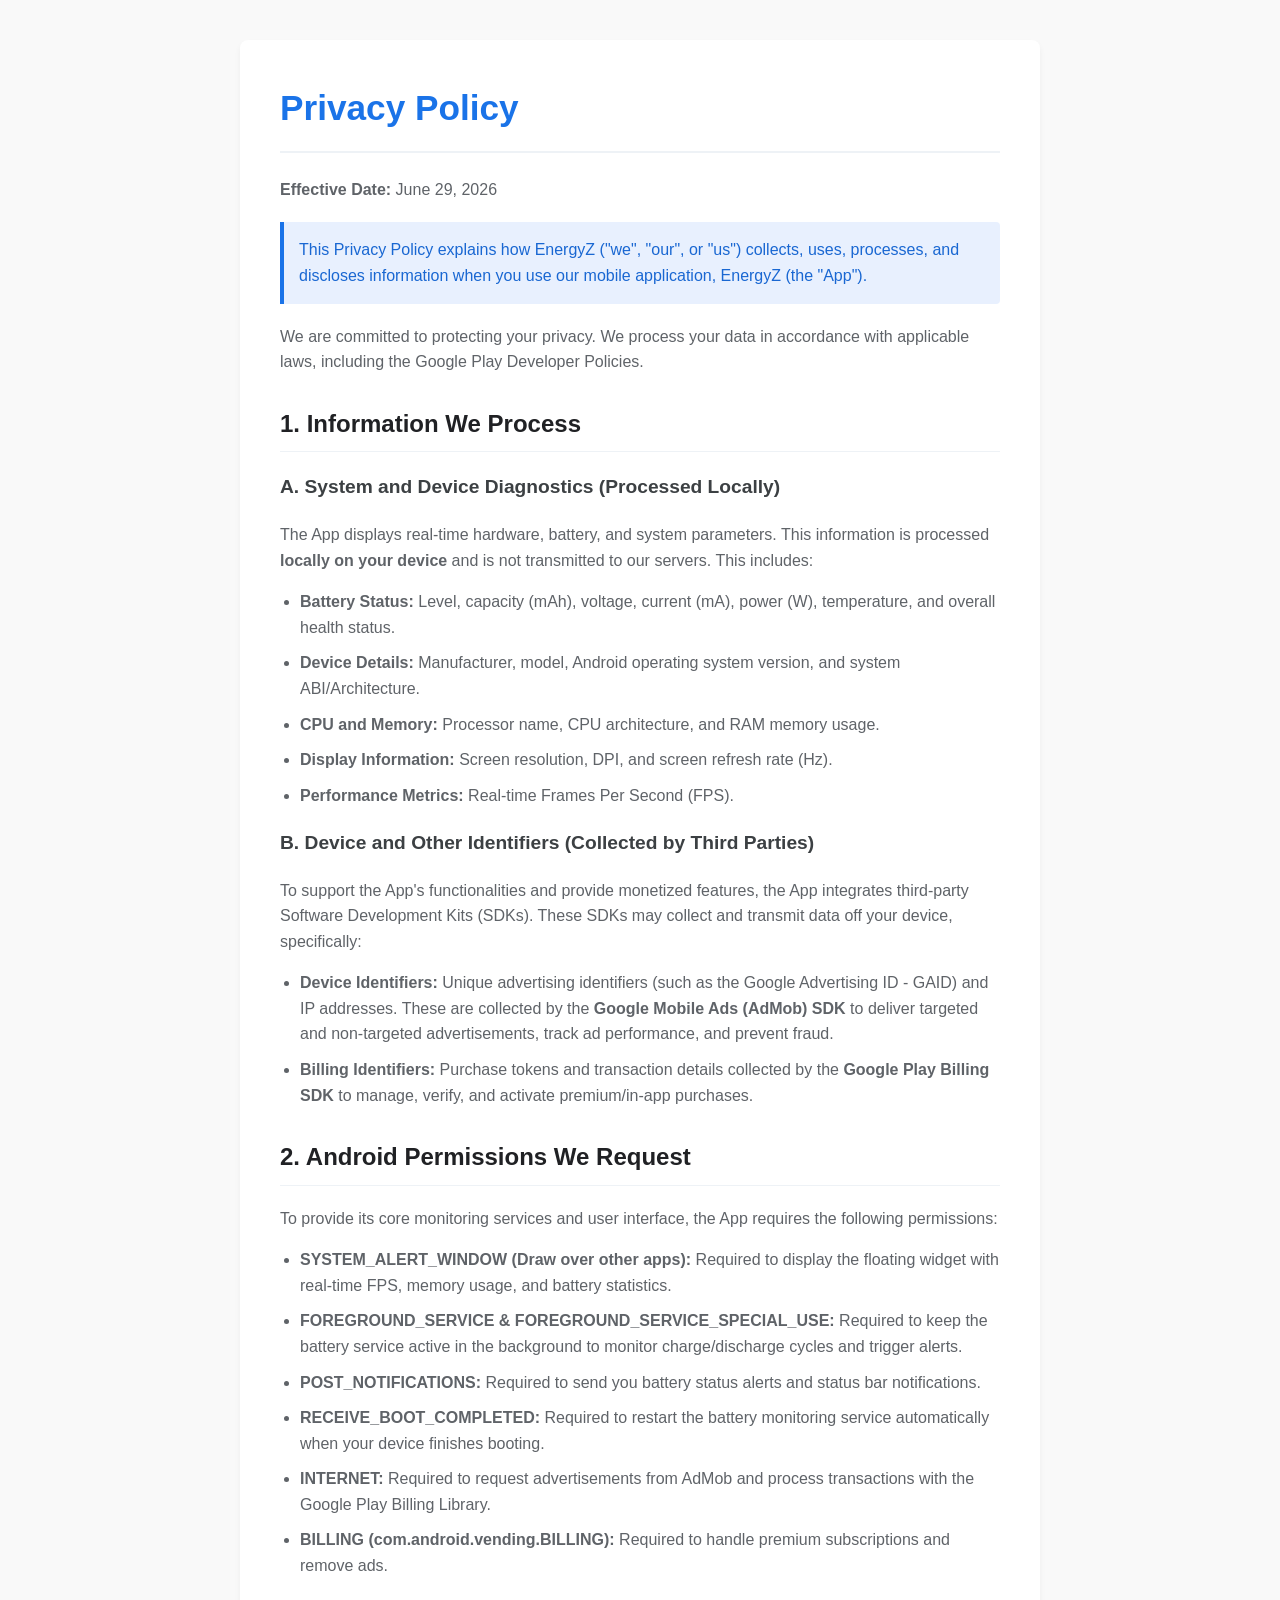
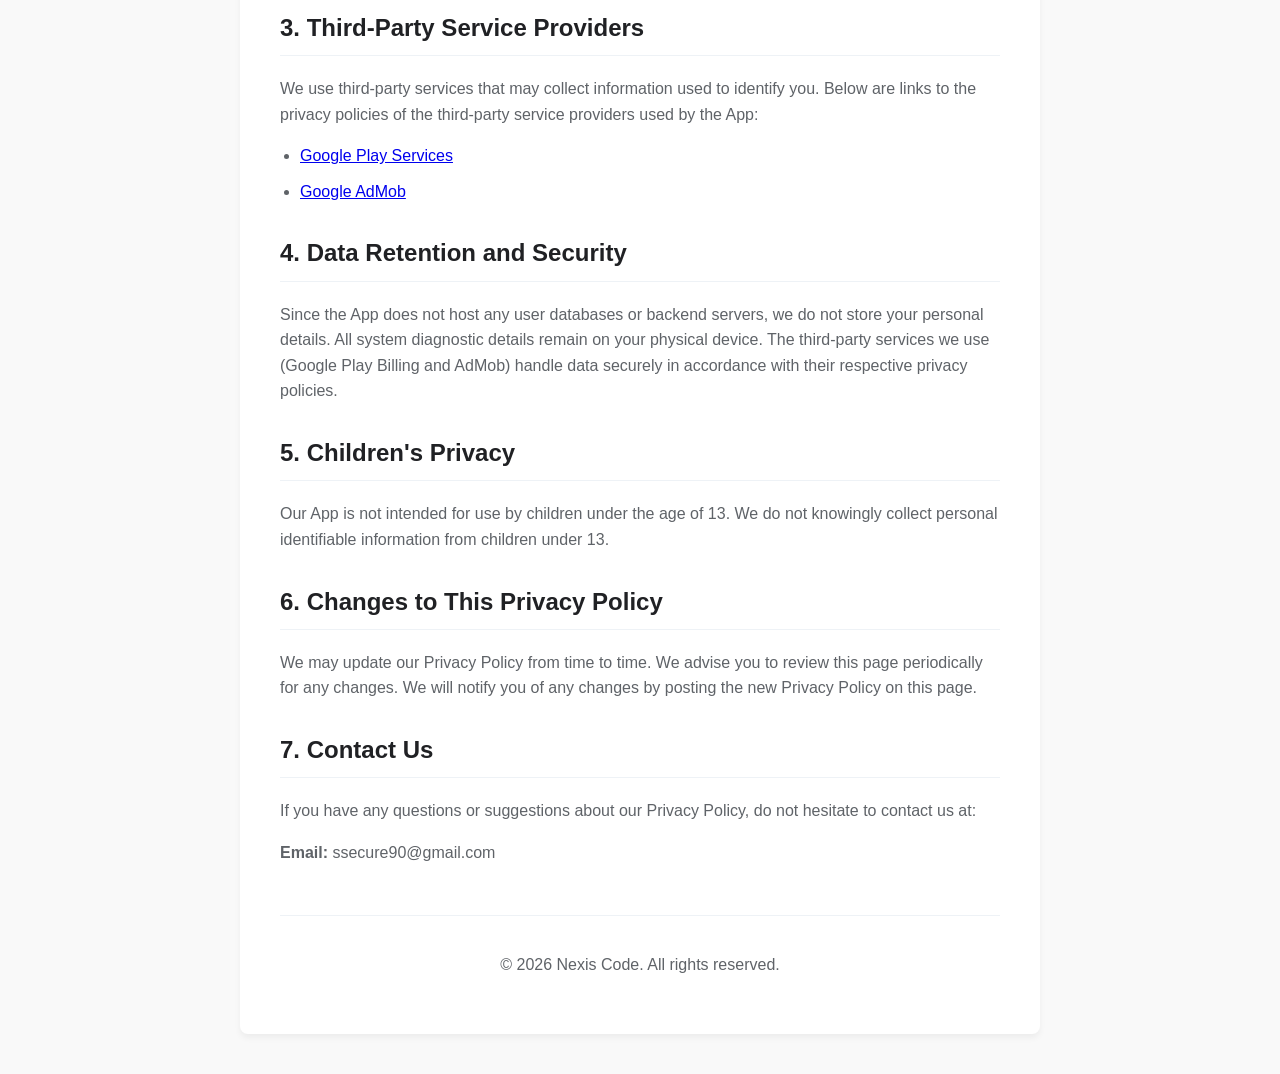
<file: energyz-privacy.html>
<!DOCTYPE html>
<html lang="en">
<head>
    <meta charset="UTF-8">
    <meta name="viewport" content="width=device-width, initial-scale=1.0">
    <title>Privacy Policy for EnergyZ</title>
    <style>
        body {
            font-family: -apple-system, BlinkMacSystemFont, "Segoe UI", Roboto, Helvetica, Arial, sans-serif;
            line-height: 1.6;
            color: #333;
            max-width: 800px;
            margin: 0 auto;
            padding: 40px 20px;
            background-color: #f9f9f9;
        }
        .container {
            background: #fff;
            padding: 40px;
            border-radius: 8px;
            box-shadow: 0 4px 6px rgba(0,0,0,0.05);
        }
        h1 {
            color: #1a73e8;
            font-size: 2.2rem;
            margin-top: 0;
            border-bottom: 2px solid #eef2f6;
            padding-bottom: 15px;
        }
        h2 {
            color: #202124;
            font-size: 1.5rem;
            margin-top: 30px;
            border-bottom: 1px solid #eef2f6;
            padding-bottom: 8px;
        }
        h3 {
            color: #3c4043;
            font-size: 1.2rem;
        }
        p, li {
            font-size: 1rem;
            color: #5f6368;
        }
        ul {
            padding-left: 20px;
        }
        li {
            margin-bottom: 10px;
        }
        .highlight {
            background-color: #e8f0fe;
            border-left: 4px solid #1a73e8;
            padding: 15px;
            margin: 20px 0;
            border-radius: 0 4px 4px 0;
        }
        .highlight p {
            margin: 0;
            color: #1967d2;
            font-weight: 500;
        }
        .footer {
            margin-top: 50px;
            text-align: center;
            font-size: 0.9rem;
            color: #9aa0a6;
            border-top: 1px solid #eef2f6;
            padding-top: 20px;
        }
    </style>
</head>
<body>
    <div class="container">
        <h1>Privacy Policy</h1>
        <p><strong>Effective Date:</strong> June 29, 2026</p>

        <div class="highlight">
            <p>This Privacy Policy explains how EnergyZ ("we", "our", or "us") collects, uses, processes, and discloses information when you use our mobile application, EnergyZ (the "App").</p>
        </div>

        <p>We are committed to protecting your privacy. We process your data in accordance with applicable laws, including the Google Play Developer Policies.</p>

        <h2>1. Information We Process</h2>
        
        <h3>A. System and Device Diagnostics (Processed Locally)</h3>
        <p>The App displays real-time hardware, battery, and system parameters. This information is processed <strong>locally on your device</strong> and is not transmitted to our servers. This includes:</p>
        <ul>
            <li><strong>Battery Status:</strong> Level, capacity (mAh), voltage, current (mA), power (W), temperature, and overall health status.</li>
            <li><strong>Device Details:</strong> Manufacturer, model, Android operating system version, and system ABI/Architecture.</li>
            <li><strong>CPU and Memory:</strong> Processor name, CPU architecture, and RAM memory usage.</li>
            <li><strong>Display Information:</strong> Screen resolution, DPI, and screen refresh rate (Hz).</li>
            <li><strong>Performance Metrics:</strong> Real-time Frames Per Second (FPS).</li>
        </ul>

        <h3>B. Device and Other Identifiers (Collected by Third Parties)</h3>
        <p>To support the App's functionalities and provide monetized features, the App integrates third-party Software Development Kits (SDKs). These SDKs may collect and transmit data off your device, specifically:</p>
        <ul>
            <li><strong>Device Identifiers:</strong> Unique advertising identifiers (such as the Google Advertising ID - GAID) and IP addresses. These are collected by the <strong>Google Mobile Ads (AdMob) SDK</strong> to deliver targeted and non-targeted advertisements, track ad performance, and prevent fraud.</li>
            <li><strong>Billing Identifiers:</strong> Purchase tokens and transaction details collected by the <strong>Google Play Billing SDK</strong> to manage, verify, and activate premium/in-app purchases.</li>
        </ul>

        <h2>2. Android Permissions We Request</h2>
        <p>To provide its core monitoring services and user interface, the App requires the following permissions:</p>
        <ul>
            <li><strong>SYSTEM_ALERT_WINDOW (Draw over other apps):</strong> Required to display the floating widget with real-time FPS, memory usage, and battery statistics.</li>
            <li><strong>FOREGROUND_SERVICE & FOREGROUND_SERVICE_SPECIAL_USE:</strong> Required to keep the battery service active in the background to monitor charge/discharge cycles and trigger alerts.</li>
            <li><strong>POST_NOTIFICATIONS:</strong> Required to send you battery status alerts and status bar notifications.</li>
            <li><strong>RECEIVE_BOOT_COMPLETED:</strong> Required to restart the battery monitoring service automatically when your device finishes booting.</li>
            <li><strong>INTERNET:</strong> Required to request advertisements from AdMob and process transactions with the Google Play Billing Library.</li>
            <li><strong>BILLING (com.android.vending.BILLING):</strong> Required to handle premium subscriptions and remove ads.</li>
        </ul>

        <h2>3. Third-Party Service Providers</h2>
        <p>We use third-party services that may collect information used to identify you. Below are links to the privacy policies of the third-party service providers used by the App:</p>
        <ul>
            <li><a href="https://policies.google.com/privacy" target="_blank" rel="noopener noreferrer">Google Play Services</a></li>
            <li><a href="https://support.google.com/admob/answer/6128543" target="_blank" rel="noopener noreferrer">Google AdMob</a></li>
        </ul>

        <h2>4. Data Retention and Security</h2>
        <p>Since the App does not host any user databases or backend servers, we do not store your personal details. All system diagnostic details remain on your physical device. The third-party services we use (Google Play Billing and AdMob) handle data securely in accordance with their respective privacy policies.</p>

        <h2>5. Children's Privacy</h2>
        <p>Our App is not intended for use by children under the age of 13. We do not knowingly collect personal identifiable information from children under 13.</p>

        <h2>6. Changes to This Privacy Policy</h2>
        <p>We may update our Privacy Policy from time to time. We advise you to review this page periodically for any changes. We will notify you of any changes by posting the new Privacy Policy on this page.</p>

        <h2>7. Contact Us</h2>
        <p>If you have any questions or suggestions about our Privacy Policy, do not hesitate to contact us at:</p>
        <p><strong>Email:</strong> ssecure90@gmail.com </p>

        <div class="footer">
            <p>&copy; 2026 Nexis Code. All rights reserved.</p>
        </div>
    </div>
</body>
</html>
</file>
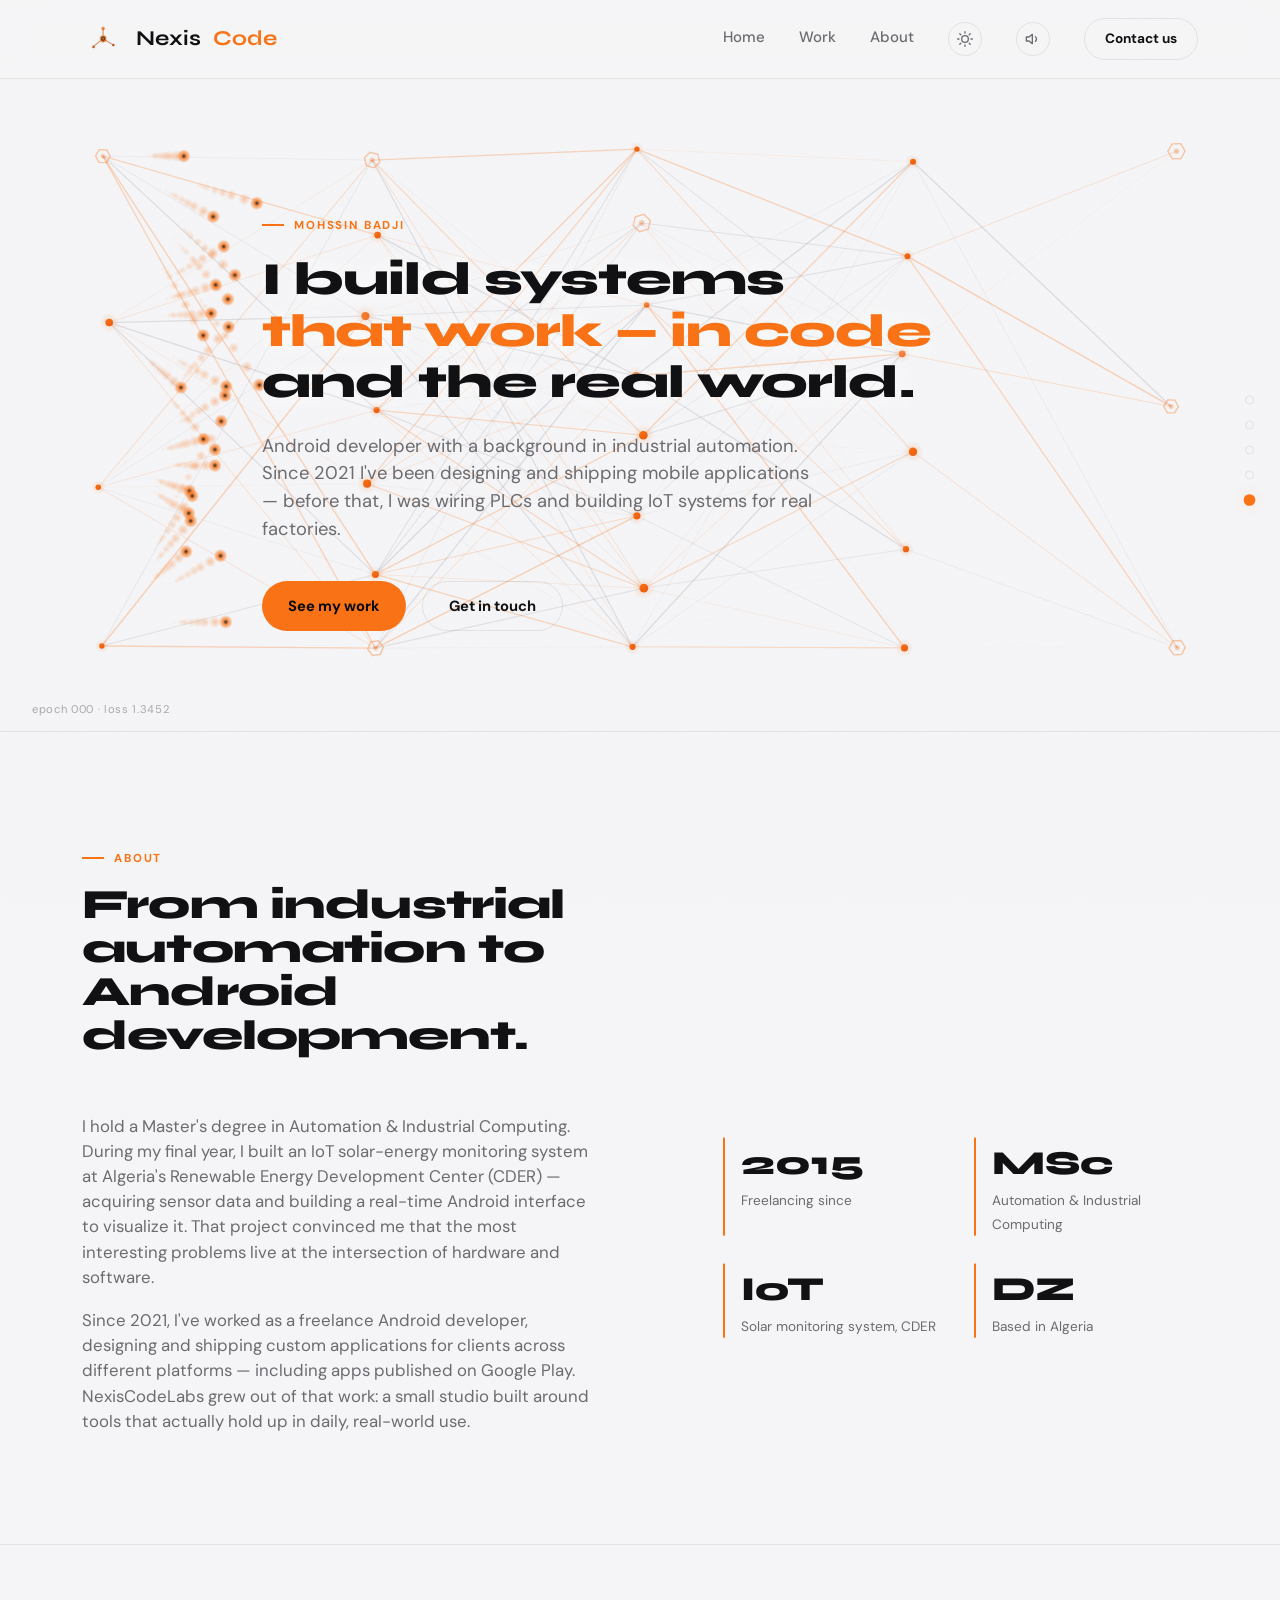
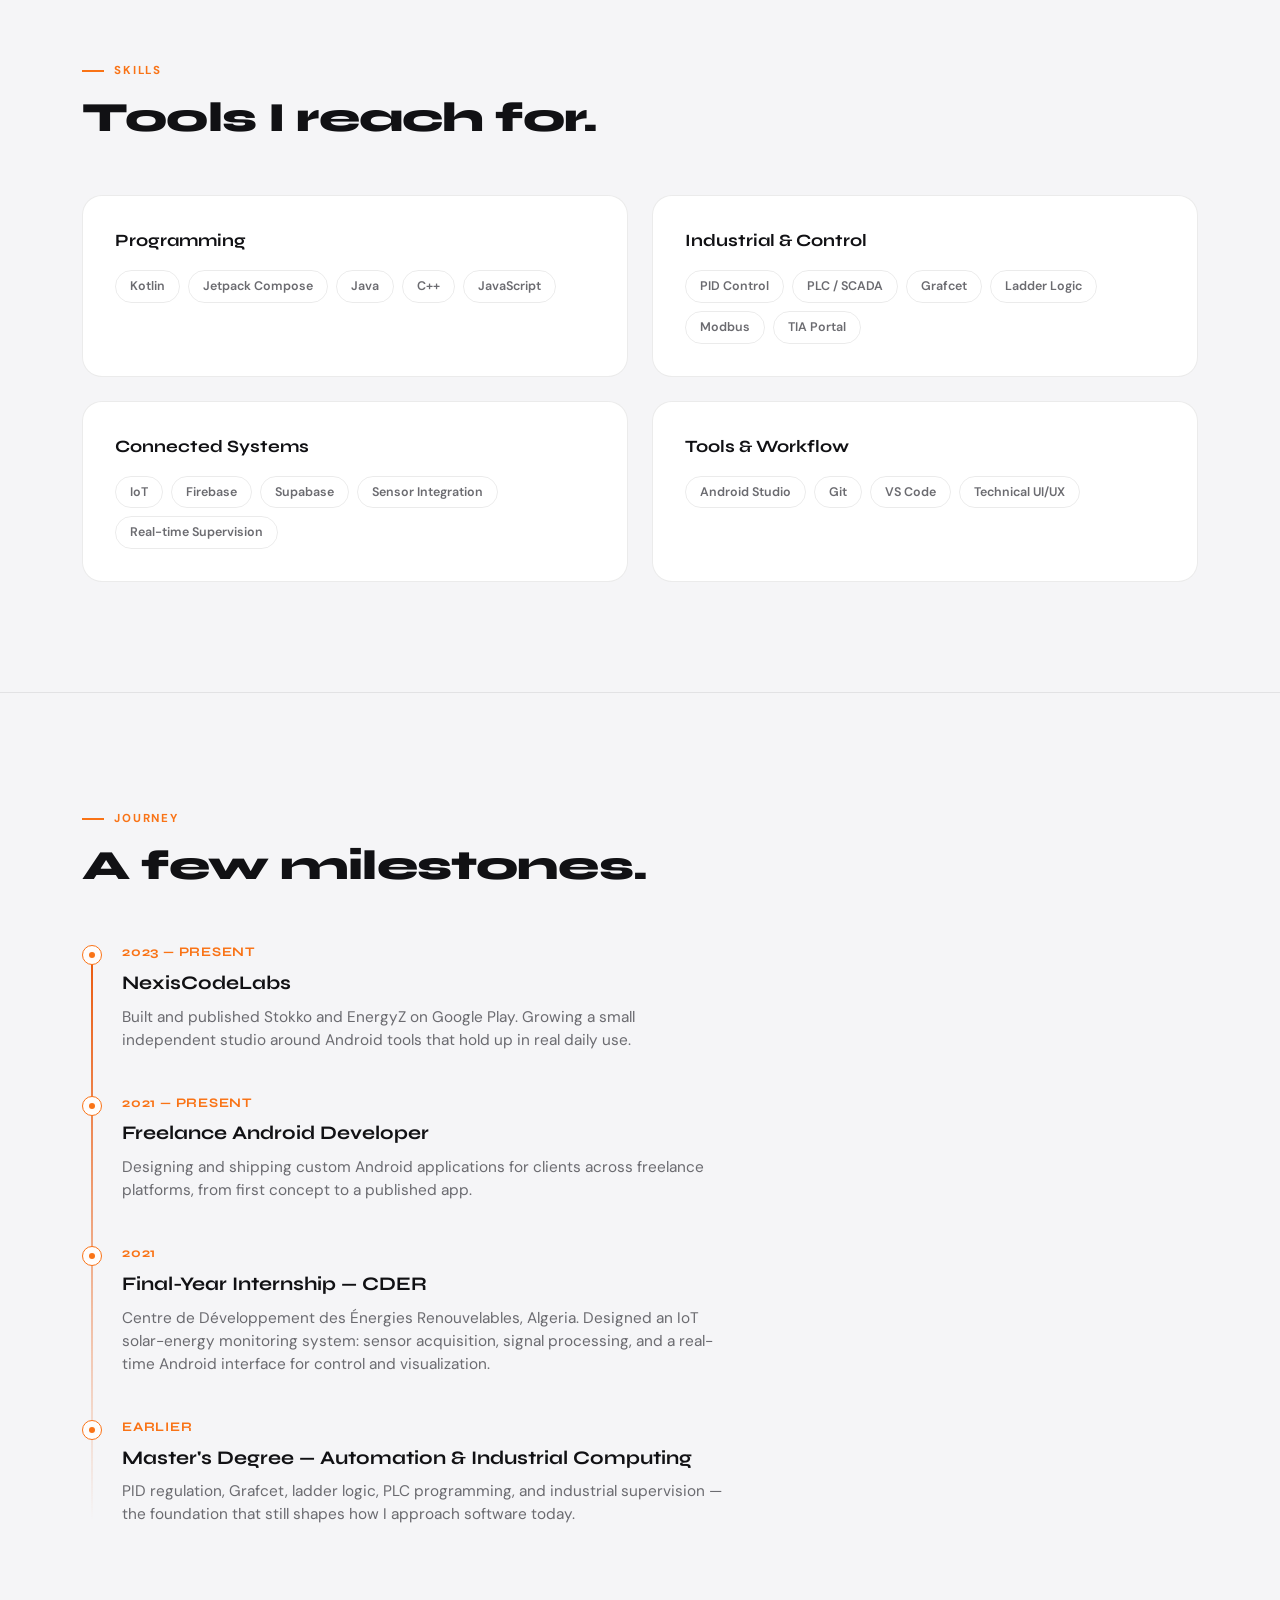
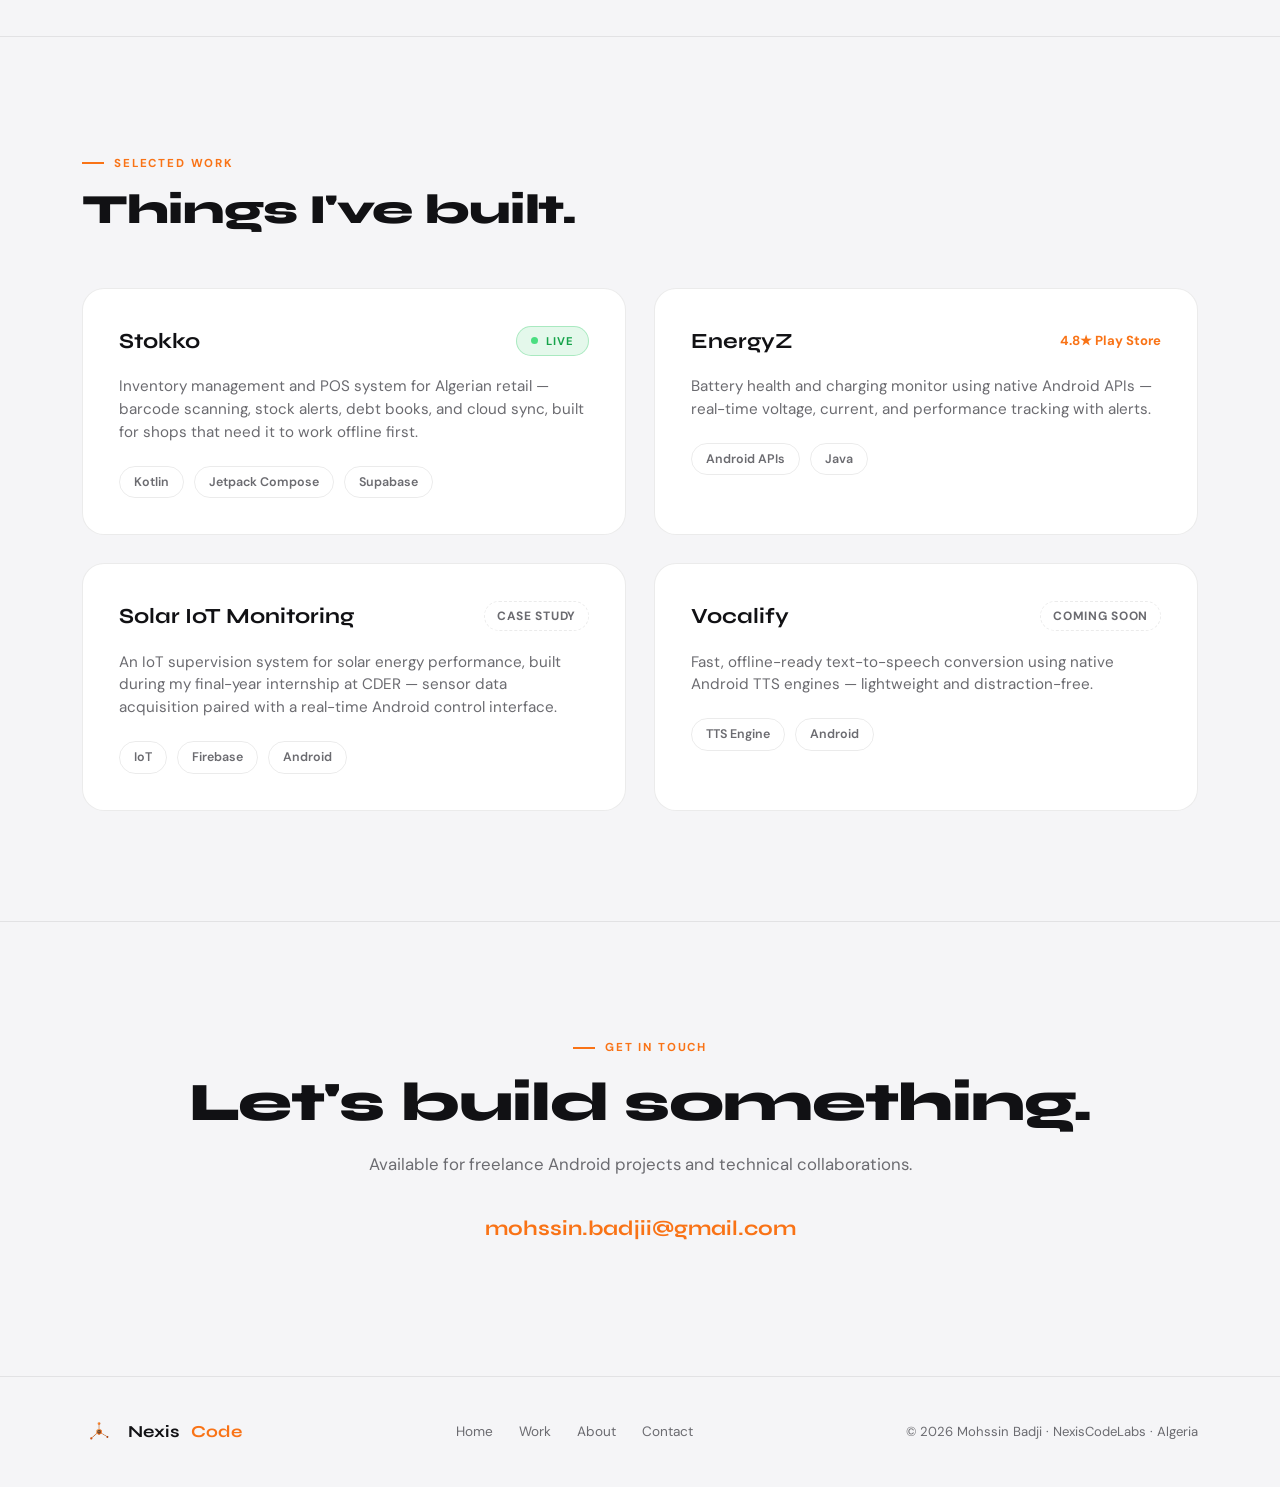
<file: portfolio.html>
<!doctype html>
<html lang="en">
<head>
<meta charset="UTF-8">
<meta name="viewport" content="width=device-width, initial-scale=1.0">
<title>Portfolio — Mohssin Badji | NexisCode</title>
<meta name="author" content="Mohssin Badji">
<meta name="description" content="Mohssin Badji — Android developer with a background in industrial automation. Freelance Android development since 2021, creator of Stokko and EnergyZ at NexisCodeLabs.">
<meta name="keywords" content="Mohssin Badji, Android developer Algeria, NexisCode, portfolio, industrial automation, IoT developer">
<link rel="canonical" href="https://nexiscode.online/portfolio.html">
<meta property="og:title" content="Mohssin Badji — Portfolio">
<meta property="og:description" content="Android developer with a background in industrial automation and IoT. Freelance since 2021.">
<meta property="og:type" content="website">
<meta property="og:url" content="https://nexiscode.online/portfolio.html">
<link rel="icon" href="LOGO.png" type="image/png">
<link rel="preconnect" href="https://fonts.googleapis.com">
<link rel="preconnect" href="https://fonts.gstatic.com" crossorigin>
<link href="https://fonts.googleapis.com/css2?family=Syne:wght@600;700;800&family=DM+Sans:wght@400;500;600;700&display=swap" rel="stylesheet">
<script>
  var savedTheme = localStorage.getItem('nx-theme');
  var prefersLight = window.matchMedia('(prefers-color-scheme: light)').matches;
  if(savedTheme === 'light' || (!savedTheme && prefersLight)){
    document.documentElement.setAttribute('data-theme', 'light');
  }
</script>
<link rel="stylesheet" href="style.css">
</head>
<body class="locked">

<div class="loader" id="loader">
  <div class="loader-inner">
    <div class="loader-mark"><img src="LOGO.png" alt="NexisCode"></div>
    <div class="loader-word">Nexis<span class="accent">Code</span></div>
    <div class="loader-bar"><span id="loaderFill"></span></div>
    <div class="loader-pct" id="loaderPct">0%</div>
  </div>
</div>

<div class="scroll-progress" id="scrollProgress"></div>
<div class="grain"></div>
<div class="cursor-glow" id="cursorGlow"></div>
<div class="cursor-ring" id="cursorRing"></div>
<div class="cursor-dot" id="cursorDot"></div>

<nav class="scrollspy" id="scrollspy">
  <button data-target="#top" data-label="البداية" class="active" aria-label="البداية"></button>
  <button data-target="#about" data-label="من هو" aria-label="من هو"></button>
  <button data-target="#skills" data-label="المهارات" aria-label="المهارات"></button>
  <button data-target="#work" data-label="الأعمال" aria-label="الأعمال"></button>
  <button data-target="#contact" data-label="تواصل" aria-label="تواصل"></button>
</nav>

<header class="nav" id="siteNav">
  <div class="nav-inner">
    <a class="brand" href="index.html"><img src="LOGO.png" alt="NexisCode logo">Nexis<span class="accent">Code</span></a>
    <nav class="nav-links">
      <a href="index.html" class="scramble">Home</a>
      <a href="#work" class="scramble">Work</a>
      <a href="#about" class="scramble">About</a>
      <button class="theme-toggle" id="themeToggle" aria-label="Toggle theme" title="Toggle light/dark mode">
        <svg class="sun-icon" viewBox="0 0 24 24" fill="none" stroke="currentColor" stroke-width="2" stroke-linecap="round" stroke-linejoin="round"><circle cx="12" cy="12" r="5"></circle><line x1="12" y1="1" x2="12" y2="3"></line><line x1="12" y1="21" x2="12" y2="23"></line><line x1="4.22" y1="4.22" x2="5.64" y2="5.64"></line><line x1="18.36" y1="18.36" x2="19.78" y2="19.78"></line><line x1="1" y1="12" x2="3" y2="12"></line><line x1="21" y1="12" x2="23" y2="12"></line><line x1="4.22" y1="19.78" x2="5.64" y2="18.36"></line><line x1="18.36" y1="5.64" x2="19.78" y2="4.22"></line></svg>
        <svg class="moon-icon" viewBox="0 0 24 24" fill="none" stroke="currentColor" stroke-width="2" stroke-linecap="round" stroke-linejoin="round"><path d="M21 12.79A9 9 0 1 1 11.21 3 7 7 0 0 0 21 12.79z"></path></svg>
      </button>
      <button class="sound-toggle" id="soundToggle" aria-label="Toggle sound" title="Toggle click sound">
        <svg viewBox="0 0 24 24" fill="none" stroke="currentColor" stroke-width="2" stroke-linecap="round" stroke-linejoin="round"><polygon points="11 5 6 9 2 9 2 15 6 15 11 19 11 5"></polygon><path d="M15.54 8.46a5 5 0 0 1 0 7.07"></path></svg>
      </button>
      <a class="btn btn-outline magnetic" href="#contact">Contact us</a>
    </nav>
  </div>
</header>

<main id="top">
  <section class="hero">
    <div class="aurora" aria-hidden="true"><span></span><span></span><span></span></div>
    <canvas id="particleCanvas" aria-hidden="true"></canvas>
    <div class="nn-readout" id="nnReadout" aria-hidden="true">epoch 000 · loss 1.0000</div>
    <div class="wrap hero-inner">
      <span class="eyebrow">Mohssin Badji</span>
      <h1 id="heroTitle"></h1>
      <p>Android developer with a background in industrial automation. Since 2021 I've been designing and shipping mobile applications — before that, I was wiring PLCs and building IoT systems for real factories.</p>
      <div class="hero-ctas">
        <a class="btn btn-solid magnetic" href="#work">See my work</a>
        <a class="btn btn-outline magnetic" href="#contact">Get in touch</a>
      </div>
    </div>
  </section>

  <section id="about">
    <div class="wrap">
      <div class="section-head reveal">
        <span class="eyebrow">About</span>
        <h2>From industrial automation to Android development.</h2>
      </div>

      <div class="about-inner" style="align-items:start;">
        <div class="reveal">
          <p style="margin-bottom:18px;">I hold a Master's degree in Automation &amp; Industrial Computing. During my final year, I built an IoT solar-energy monitoring system at Algeria's Renewable Energy Development Center (CDER) — acquiring sensor data and building a real-time Android interface to visualize it. That project convinced me that the most interesting problems live at the intersection of hardware and software.</p>
          <p>Since 2021, I've worked as a freelance Android developer, designing and shipping custom applications for clients across different platforms — including apps published on Google Play. NexisCodeLabs grew out of that work: a small studio built around tools that actually hold up in daily, real-world use.</p>
        </div>
        <div class="stat-grid reveal" data-parallax="-0.03">
          <div><span class="num" data-count="2021">0</span><span class="lbl">Freelancing since</span></div>
          <div><span class="num">MSc</span><span class="lbl">Automation &amp; Industrial Computing</span></div>
          <div><span class="num">IoT</span><span class="lbl">Solar monitoring system, CDER</span></div>
          <div><span class="num">DZ</span><span class="lbl">Based in Algeria</span></div>
        </div>
      </div>
    </div>
  </section>

  <section id="skills" style="border-top:1px solid var(--line);padding:110px 0;">
    <div class="wrap">
      <div class="section-head reveal">
        <span class="eyebrow">Skills</span>
        <h2>Tools I reach for.</h2>
      </div>

      <div class="skills-grid stagger">
        <div class="skill-card">
          <h4>Programming</h4>
          <div class="chip-row">
            <span class="chip">Kotlin</span>
            <span class="chip">Jetpack Compose</span>
            <span class="chip">Java</span>
            <span class="chip">C++</span>
            <span class="chip">JavaScript</span>
          </div>
        </div>
        <div class="skill-card">
          <h4>Industrial &amp; Control</h4>
          <div class="chip-row">
            <span class="chip">PID Control</span>
            <span class="chip">PLC / SCADA</span>
            <span class="chip">Grafcet</span>
            <span class="chip">Ladder Logic</span>
            <span class="chip">Modbus</span>
            <span class="chip">TIA Portal</span>
          </div>
        </div>
        <div class="skill-card">
          <h4>Connected Systems</h4>
          <div class="chip-row">
            <span class="chip">IoT</span>
            <span class="chip">Firebase</span>
            <span class="chip">Supabase</span>
            <span class="chip">Sensor Integration</span>
            <span class="chip">Real-time Supervision</span>
          </div>
        </div>
        <div class="skill-card">
          <h4>Tools &amp; Workflow</h4>
          <div class="chip-row">
            <span class="chip">Android Studio</span>
            <span class="chip">Git</span>
            <span class="chip">VS Code</span>
            <span class="chip">Technical UI/UX</span>
          </div>
        </div>
      </div>
    </div>
  </section>

  <section id="journey" style="border-top:1px solid var(--line);padding:110px 0;">
    <div class="wrap">
      <div class="section-head reveal">
        <span class="eyebrow">Journey</span>
        <h2>A few milestones.</h2>
      </div>

      <div class="timeline">
        <div class="timeline-item reveal">
          <div class="timeline-dot"></div>
          <div class="timeline-year">2023 — Present</div>
          <h4>NexisCodeLabs</h4>
          <p>Built and published Stokko and EnergyZ on Google Play. Growing a small independent studio around Android tools that hold up in real daily use.</p>
        </div>
        <div class="timeline-item reveal">
          <div class="timeline-dot"></div>
          <div class="timeline-year">2021 — Present</div>
          <h4>Freelance Android Developer</h4>
          <p>Designing and shipping custom Android applications for clients across freelance platforms, from first concept to a published app.</p>
        </div>
        <div class="timeline-item reveal">
          <div class="timeline-dot"></div>
          <div class="timeline-year">2021</div>
          <h4>Final-Year Internship — CDER</h4>
          <p>Centre de Développement des Énergies Renouvelables, Algeria. Designed an IoT solar-energy monitoring system: sensor acquisition, signal processing, and a real-time Android interface for control and visualization.</p>
        </div>
        <div class="timeline-item reveal">
          <div class="timeline-dot"></div>
          <div class="timeline-year">Earlier</div>
          <h4>Master's Degree — Automation &amp; Industrial Computing</h4>
          <p>PID regulation, Grafcet, ladder logic, PLC programming, and industrial supervision — the foundation that still shapes how I approach software today.</p>
        </div>
      </div>
    </div>
  </section>

  <section id="work" style="border-top:1px solid var(--line);padding:110px 0;">
    <div class="wrap">
      <div class="section-head reveal">
        <span class="eyebrow">Selected work</span>
        <h2>Things I've built.</h2>
      </div>

      <div class="work-grid stagger">
        <div class="mini-card">
          <div class="mini-top">
            <h4 class="scramble">Stokko</h4>
            <span class="badge-live" style="font-size:.7rem;">Live</span>
          </div>
          <p>Inventory management and POS system for Algerian retail — barcode scanning, stock alerts, debt books, and cloud sync, built for shops that need it to work offline first.</p>
          <div class="stack-row" style="margin-bottom:0;">
            <span class="chip">Kotlin</span>
            <span class="chip">Jetpack Compose</span>
            <span class="chip">Supabase</span>
          </div>
        </div>

        <div class="mini-card">
          <div class="mini-top">
            <h4 class="scramble">EnergyZ</h4>
            <span class="stat-pill">4.8★ Play Store</span>
          </div>
          <p>Battery health and charging monitor using native Android APIs — real-time voltage, current, and performance tracking with alerts.</p>
          <div class="stack-row" style="margin-bottom:0;">
            <span class="chip">Android APIs</span>
            <span class="chip">Java</span>
          </div>
        </div>

        <div class="mini-card">
          <div class="mini-top">
            <h4 class="scramble">Solar IoT Monitoring</h4>
            <span class="case-tag">Case study</span>
          </div>
          <p>An IoT supervision system for solar energy performance, built during my final-year internship at CDER — sensor data acquisition paired with a real-time Android control interface.</p>
          <div class="stack-row" style="margin-bottom:0;">
            <span class="chip">IoT</span>
            <span class="chip">Firebase</span>
            <span class="chip">Android</span>
          </div>
        </div>

        <div class="mini-card">
          <div class="mini-top">
            <h4 class="scramble">Vocalify</h4>
            <span class="soon-pill">Coming soon</span>
          </div>
          <p>Fast, offline-ready text-to-speech conversion using native Android TTS engines — lightweight and distraction-free.</p>
          <div class="stack-row" style="margin-bottom:0;">
            <span class="chip">TTS Engine</span>
            <span class="chip">Android</span>
          </div>
        </div>
      </div>
    </div>
  </section>

  <section id="contact">
    <div class="aurora" aria-hidden="true" style="opacity:.4;"><span></span><span></span></div>
    <div class="wrap reveal">
      <span class="eyebrow" style="justify-content:center;">Get in touch</span>
      <h2 style="margin-top:18px;">Let's build something.</h2>
      <p>Available for freelance Android projects and technical collaborations.</p>
      <a class="mail-link" href="mailto:mohssin.badjii@gmail.com">mohssin.badjii@gmail.com</a>
    </div>
  </section>
</main>

<footer>
  <div class="wrap footer-inner">
    <div class="brand" style="font-size:1.05rem;"><img src="LOGO.png" alt="NexisCode logo" style="width:34px;height:34px;">Nexis<span class="accent">Code</span></div>
    <div class="footer-links">
      <a href="index.html">Home</a>
      <a href="#work">Work</a>
      <a href="#about">About</a>
      <a href="#contact">Contact</a>
    </div>
    <div class="copyright">© 2026 Mohssin Badji · NexisCodeLabs · Algeria</div>
  </div>
</footer>

<script>window.HERO_HTML = "I build systems<br><span class=\"hl\">that work — in code</span><br>and the real world.";</script>
<script src="app.js"></script>
</body>
</html>
</file>
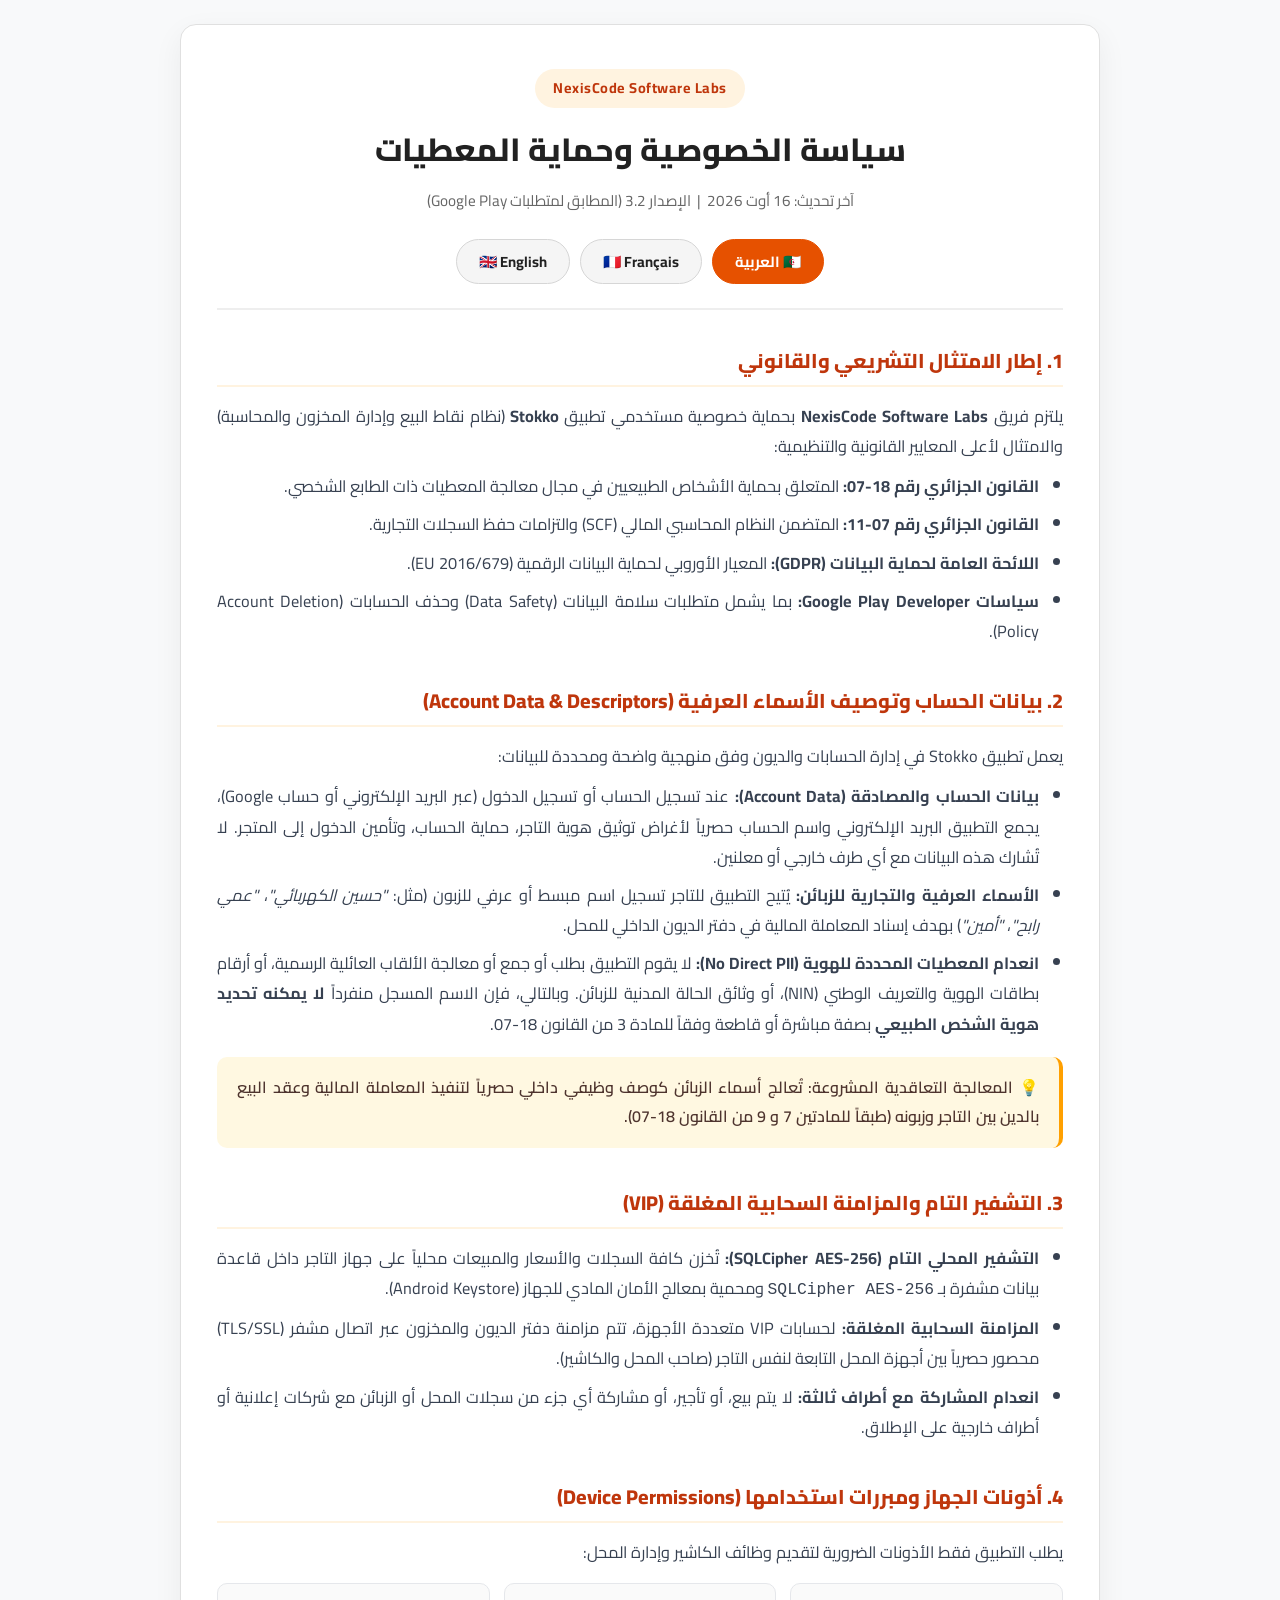
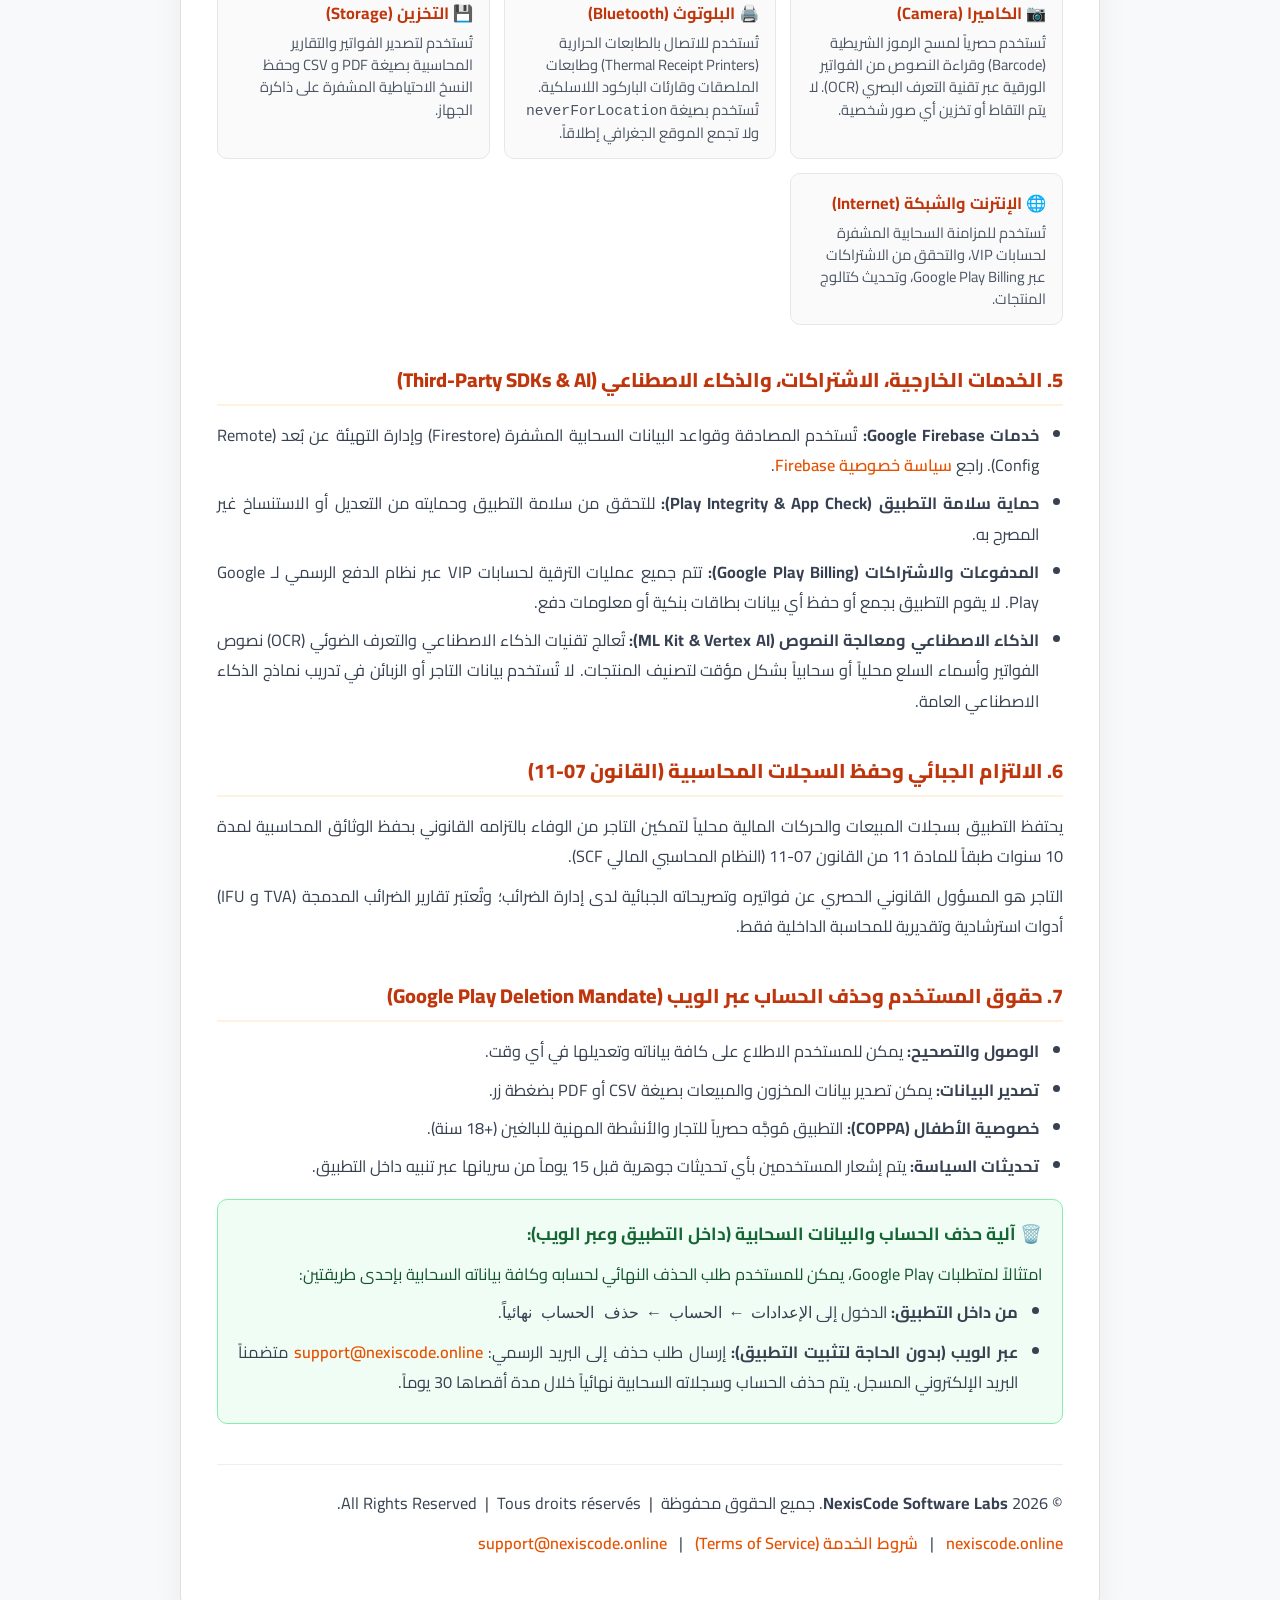
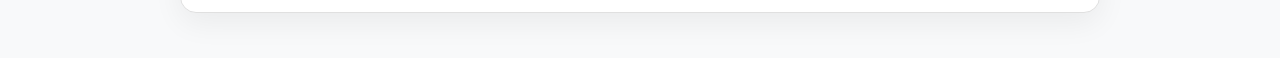
<file: stokko_privacy_policy.html>
<!DOCTYPE html>
<html lang="ar" dir="rtl">
<head>
    <meta charset="UTF-8">
    <meta name="viewport" content="width=device-width, initial-scale=1.0">
    <title>سياسة الخصوصية وحماية المعطيات | Stokko Privacy Policy - NexisCode</title>
    <meta name="description" content="سياسة الخصوصية الرسمية لتطبيق Stokko - NexisCode Software Labs. متوافقة مع القانون الجزائري 18-07 و 07-11، ومعايير GDPR ومتطلبات Google Play Console.">
    <link rel="preconnect" href="https://fonts.googleapis.com">
    <link rel="preconnect" href="https://fonts.gstatic.com" crossorigin>
    <link href="https://fonts.googleapis.com/css2?family=Cairo:wght@400;600;700;800&family=Inter:wght@400;500;600;700&display=swap" rel="stylesheet">
    <style>
        :root {
            --primary: #E65100;
            --primary-dark: #BF360C;
            --primary-light: #FFF3E0;
            --bg-main: #F8F9FA;
            --surface: #FFFFFF;
            --text-main: #212121;
            --text-muted: #666666;
            --border: #E0E0E0;
            --radius-lg: 16px;
            --radius-md: 10px;
            --shadow-md: 0 10px 30px rgba(0,0,0,0.06);
        }

        * { box-sizing: border-box; margin: 0; padding: 0; }

        body {
            font-family: 'Cairo', 'Inter', -apple-system, sans-serif;
            background: var(--bg-main);
            color: var(--text-main);
            line-height: 1.85;
            padding: 24px 16px 48px;
        }

        .container {
            max-width: 920px;
            margin: 0 auto;
            background: var(--surface);
            border-radius: var(--radius-lg);
            padding: 44px 36px;
            box-shadow: var(--shadow-md);
            border: 1px solid var(--border);
        }

        header {
            text-align: center;
            border-bottom: 2px solid #EEEEEE;
            padding-bottom: 24px;
            margin-bottom: 32px;
        }

        .brand-badge {
            display: inline-block;
            background: var(--primary-light);
            color: var(--primary-dark);
            font-weight: 700;
            font-size: 0.9rem;
            padding: 6px 18px;
            border-radius: 50px;
            margin-bottom: 12px;
            letter-spacing: 0.5px;
        }

        h1 {
            font-size: 2rem;
            font-weight: 800;
            color: var(--text-main);
            margin-bottom: 8px;
        }

        .last-updated {
            color: var(--text-muted);
            font-size: 0.95rem;
        }

        .lang-switch {
            display: flex;
            justify-content: center;
            gap: 10px;
            margin: 24px 0 0;
            flex-wrap: wrap;
        }

        .lang-btn {
            background: #F5F5F5;
            border: 1.5px solid #D6D6D6;
            color: var(--text-main);
            padding: 8px 22px;
            border-radius: 50px;
            font-family: inherit;
            font-weight: 700;
            font-size: 0.92rem;
            cursor: pointer;
            transition: all 0.2s ease;
        }

        .lang-btn.active, .lang-btn:hover {
            background: var(--primary);
            color: #FFFFFF;
            border-color: var(--primary);
        }

        .policy-section {
            margin-bottom: 36px;
        }

        h2 {
            font-size: 1.25rem;
            color: var(--primary-dark);
            font-weight: 800;
            margin-bottom: 14px;
            padding-bottom: 6px;
            border-bottom: 2px solid var(--primary-light);
            display: flex;
            align-items: center;
            gap: 8px;
        }

        p, li {
            color: #374151;
            font-size: 1.02rem;
            margin-bottom: 10px;
            text-align: justify;
        }

        ul {
            padding-right: 24px;
            margin-bottom: 14px;
        }
        html[dir="ltr"] ul {
            padding-right: 0;
            padding-left: 24px;
        }

        li {
            margin-bottom: 8px;
        }

        a {
            color: var(--primary);
            text-decoration: none;
            font-weight: 600;
        }
        a:hover {
            text-decoration: underline;
        }

        .highlight-box {
            background: #FFF8E1;
            border-right: 4px solid #FFA000;
            padding: 16px 20px;
            border-radius: var(--radius-md);
            margin: 18px 0;
        }

        html[dir="ltr"] .highlight-box {
            border-right: none;
            border-left: 4px solid #FFA000;
        }

        .highlight-box p {
            margin-bottom: 0;
            color: #4E342E;
            font-weight: 600;
            font-size: 1rem;
        }

        .permissions-grid {
            display: grid;
            grid-template-columns: repeat(auto-fit, minmax(240px, 1fr));
            gap: 14px;
            margin: 16px 0 20px;
        }

        .perm-card {
            background: #FAFAFA;
            border: 1px solid #E5E7EB;
            border-radius: var(--radius-md);
            padding: 14px 16px;
        }

        .perm-card strong {
            display: block;
            font-size: 1.02rem;
            color: var(--primary-dark);
            margin-bottom: 4px;
        }

        .perm-card span {
            font-size: 0.92rem;
            color: #4B5563;
            line-height: 1.5;
            display: block;
        }

        .deletion-box {
            background: #F0FDF4;
            border: 1.5px solid #86EFAC;
            border-radius: var(--radius-md);
            padding: 18px 20px;
            margin: 18px 0;
        }

        .deletion-box h3 {
            color: #166534;
            font-size: 1.1rem;
            margin-bottom: 8px;
        }

        .deletion-box p {
            color: #14532D;
            margin-bottom: 0;
        }

        footer {
            margin-top: 40px;
            padding-top: 24px;
            border-top: 1px solid #EEEEEE;
            text-align: center;
            color: var(--text-muted);
            font-size: 0.92rem;
            line-height: 1.8;
        }

        @media (max-width: 600px) {
            .container { padding: 24px 16px; }
            h1 { font-size: 1.6rem; }
            h2 { font-size: 1.15rem; }
            p, li { font-size: 0.98rem; }
        }
    </style>
</head>
<body>

<div class="container">

    <header>
        <div class="brand-badge">NexisCode Software Labs</div>
        <h1 id="mainTitle">سياسة الخصوصية وحماية المعطيات</h1>
        <div class="last-updated" id="lastUpdated">آخر تحديث: 16 أوت 2026 &nbsp;|&nbsp; الإصدار 3.2 (المطابق لمتطلبات Google Play)</div>
        <div class="lang-switch">
            <button class="lang-btn active" onclick="switchLanguage('ar', this)">🇩🇿 العربية</button>
            <button class="lang-btn" onclick="switchLanguage('fr', this)">🇫🇷 Français</button>
            <button class="lang-btn" onclick="switchLanguage('en', this)">🇬🇧 English</button>
        </div>
    </header>

    <!-- ══════════════════ ARABIC ══════════════════ -->
    <div id="content-ar">

        <div class="policy-section">
            <h2>1. إطار الامتثال التشريعي والقانوني</h2>
            <p>يلتزم فريق <strong>NexisCode Software Labs</strong> بحماية خصوصية مستخدمي تطبيق <strong>Stokko</strong> (نظام نقاط البيع وإدارة المخزون والمحاسبة) والامتثال لأعلى المعايير القانونية والتنظيمية:</p>
            <ul>
                <li><strong>القانون الجزائري رقم 18-07:</strong> المتعلق بحماية الأشخاص الطبيعيين في مجال معالجة المعطيات ذات الطابع الشخصي.</li>
                <li><strong>القانون الجزائري رقم 07-11:</strong> المتضمن النظام المحاسبي المالي (SCF) والتزامات حفظ السجلات التجارية.</li>
                <li><strong>اللائحة العامة لحماية البيانات (GDPR):</strong> المعيار الأوروبي لحماية البيانات الرقمية (EU 2016/679).</li>
                <li><strong>سياسات Google Play Developer:</strong> بما يشمل متطلبات سلامة البيانات (Data Safety) وحذف الحسابات (Account Deletion Policy).</li>
            </ul>
        </div>

        <div class="policy-section">
            <h2>2. بيانات الحساب وتوصيف الأسماء العرفية (Account Data & Descriptors)</h2>
            <p>يعمل تطبيق Stokko في إدارة الحسابات والديون وفق منهجية واضحة ومحددة للبيانات:</p>
            <ul>
                <li><strong>بيانات الحساب والمصادقة (Account Data):</strong> عند تسجيل الحساب أو تسجيل الدخول (عبر البريد الإلكتروني أو حساب Google)، يجمع التطبيق البريد الإلكتروني واسم الحساب حصرياً لأغراض توثيق هوية التاجر، حماية الحساب، وتأمين الدخول إلى المتجر. لا تُشارك هذه البيانات مع أي طرف خارجي أو معلنين.</li>
                <li><strong>الأسماء العرفية والتجارية للزبائن:</strong> يُتيح التطبيق للتاجر تسجيل اسم مبسط أو عرفي للزبون (مثل: <em>"حسين الكهربائي"</em>، <em>"عمي رابح"</em>، <em>"أمين"</em>) بهدف إسناد المعاملة المالية في دفتر الديون الداخلي للمحل.</li>
                <li><strong>انعدام المعطيات المحددة للهوية (No Direct PII):</strong> لا يقوم التطبيق بطلب أو جمع أو معالجة الألقاب العائلية الرسمية، أو أرقام بطاقات الهوية والتعريف الوطني (NIN)، أو وثائق الحالة المدنية للزبائن. وبالتالي، فإن الاسم المسجل منفرداً <strong>لا يمكنه تحديد هوية الشخص الطبيعي</strong> بصفة مباشرة أو قاطعة وفقاً للمادة 3 من القانون 18-07.</li>
            </ul>
            <div class="highlight-box">
                <p>💡 المعالجة التعاقدية المشروعة: تُعالج أسماء الزبائن كوصف وظيفي داخلي حصرياً لتنفيذ المعاملة المالية وعقد البيع بالدين بين التاجر وزبونه (طبقاً للمادتين 7 و 9 من القانون 18-07).</p>
            </div>
        </div>

        <div class="policy-section">
            <h2>3. التشفير التام والمزامنة السحابية المغلقة (VIP)</h2>
            <ul>
                <li><strong>التشفير المحلي التام (SQLCipher AES-256):</strong> تُخزن كافة السجلات والأسعار والمبيعات محلياً على جهاز التاجر داخل قاعدة بيانات مشفرة بـ <code>SQLCipher AES-256</code> ومحمية بمعالج الأمان المادي للجهاز (Android Keystore).</li>
                <li><strong>المزامنة السحابية المغلقة:</strong> لحسابات VIP متعددة الأجهزة، تتم مزامنة دفتر الديون والمخزون عبر اتصال مشفر (TLS/SSL) محصور حصرياً بين أجهزة المحل التابعة لنفس التاجر (صاحب المحل والكاشير).</li>
                <li><strong>انعدام المشاركة مع أطراف ثالثة:</strong> لا يتم بيع، أو تأجير، أو مشاركة أي جزء من سجلات المحل أو الزبائن مع شركات إعلانية أو أطراف خارجية على الإطلاق.</li>
            </ul>
        </div>

        <div class="policy-section">
            <h2>4. أذونات الجهاز ومبررات استخدامها (Device Permissions)</h2>
            <p>يطلب التطبيق فقط الأذونات الضرورية لتقديم وظائف الكاشير وإدارة المحل:</p>
            <div class="permissions-grid">
                <div class="perm-card">
                    <strong>📷 الكاميرا (Camera)</strong>
                    <span>تُستخدم حصرياً لمسح الرموز الشريطية (Barcode) وقراءة النصوص من الفواتير الورقية عبر تقنية التعرف البصري (OCR). لا يتم التقاط أو تخزين أي صور شخصية.</span>
                </div>
                <div class="perm-card">
                    <strong>🖨️ البلوتوث (Bluetooth)</strong>
                    <span>تُستخدم للاتصال بالطابعات الحرارية (Thermal Receipt Printers) وطابعات الملصقات وقارئات الباركود اللاسلكية. تُستخدم بصيغة <code>neverForLocation</code> ولا تجمع الموقع الجغرافي إطلاقاً.</span>
                </div>
                <div class="perm-card">
                    <strong>💾 التخزين (Storage)</strong>
                    <span>تُستخدم لتصدير الفواتير والتقارير المحاسبية بصيغة PDF و CSV وحفظ النسخ الاحتياطية المشفرة على ذاكرة الجهاز.</span>
                </div>
                <div class="perm-card">
                    <strong>🌐 الإنترنت والشبكة (Internet)</strong>
                    <span>تُستخدم للمزامنة السحابية المشفرة لحسابات VIP، والتحقق من الاشتراكات عبر Google Play Billing، وتحديث كتالوج المنتجات.</span>
                </div>
            </div>
        </div>

        <div class="policy-section">
            <h2>5. الخدمات الخارجية، الاشتراكات، والذكاء الاصطناعي (Third-Party SDKs & AI)</h2>
            <ul>
                <li><strong>خدمات Google Firebase:</strong> تُستخدم المصادقة وقواعد البيانات السحابية المشفرة (Firestore) وإدارة التهيئة عن بُعد (Remote Config). راجع <a href="https://firebase.google.com/support/privacy" target="_blank">سياسة خصوصية Firebase</a>.</li>
                <li><strong>حماية سلامة التطبيق (Play Integrity & App Check):</strong> للتحقق من سلامة التطبيق وحمايته من التعديل أو الاستنساخ غير المصرح به.</li>
                <li><strong>المدفوعات والاشتراكات (Google Play Billing):</strong> تتم جميع عمليات الترقية لحسابات VIP عبر نظام الدفع الرسمي لـ Google Play. لا يقوم التطبيق بجمع أو حفظ أي بيانات بطاقات بنكية أو معلومات دفع.</li>
                <li><strong>الذكاء الاصطناعي ومعالجة النصوص (ML Kit & Vertex AI):</strong> تُعالج تقنيات الذكاء الاصطناعي والتعرف الضوئي (OCR) نصوص الفواتير وأسماء السلع محلياً أو سحابياً بشكل مؤقت لتصنيف المنتجات. لا تُستخدم بيانات التاجر أو الزبائن في تدريب نماذج الذكاء الاصطناعي العامة.</li>
            </ul>
        </div>

        <div class="policy-section">
            <h2>6. الالتزام الجبائي وحفظ السجلات المحاسبية (القانون 07-11)</h2>
            <p>يحتفظ التطبيق بسجلات المبيعات والحركات المالية محلياً لتمكين التاجر من الوفاء بالتزامه القانوني بحفظ الوثائق المحاسبية لمدة 10 سنوات طبقاً للمادة 11 من القانون 07-11 (النظام المحاسبي المالي SCF).</p>
            <p>التاجر هو المسؤول القانوني الحصري عن فواتيره وتصريحاته الجبائية لدى إدارة الضرائب؛ وتُعتبر تقارير الضرائب المدمجة (TVA و IFU) أدوات استرشادية وتقديرية للمحاسبة الداخلية فقط.</p>
        </div>

        <div class="policy-section">
            <h2>7. حقوق المستخدم وحذف الحساب عبر الويب (Google Play Deletion Mandate)</h2>
            <ul>
                <li><strong>الوصول والتصحيح:</strong> يمكن للمستخدم الاطلاع على كافة بياناته وتعديلها في أي وقت.</li>
                <li><strong>تصدير البيانات:</strong> يمكن تصدير بيانات المخزون والمبيعات بصيغة CSV أو PDF بضغطة زر.</li>
                <li><strong>خصوصية الأطفال (COPPA):</strong> التطبيق مُوجَّه حصرياً للتجار والأنشطة المهنية للبالغين (+18 سنة).</li>
                <li><strong>تحديثات السياسة:</strong> يتم إشعار المستخدمين بأي تحديثات جوهرية قبل 15 يوماً من سريانها عبر تنبيه داخل التطبيق.</li>
            </ul>

            <div class="deletion-box">
                <h3>🗑️ آلية حذف الحساب والبيانات السحابية (داخل التطبيق وعبر الويب):</h3>
                <p>امتثالاً لمتطلبات Google Play، يمكن للمستخدم طلب الحذف النهائي لحسابه وكافة بياناته السحابية بإحدى طريقتين:</p>
                <ul style="margin-top:8px;margin-bottom:0;">
                    <li><strong>من داخل التطبيق:</strong> الدخول إلى <code>الإعدادات ← الحساب ← حذف الحساب نهائياً</code>.</li>
                    <li><strong>عبر الويب (بدون الحاجة لتثبيت التطبيق):</strong> إرسال طلب حذف إلى البريد الرسمي: <a href="mailto:support@nexiscode.online?subject=Account%20Deletion%20Request%20-%20Stokko">support@nexiscode.online</a> متضمناً البريد الإلكتروني المسجل. يتم حذف الحساب وسجلاته السحابية نهائياً خلال مدة أقصاها 30 يوماً.</li>
                </ul>
            </div>
        </div>

    </div>

    <!-- ══════════════════ FRANÇAIS ══════════════════ -->
    <div id="content-fr" style="display:none;">

        <div class="policy-section">
            <h2>1. Cadre Juridique et Conformité</h2>
            <p>L'équipe <strong>NexisCode Software Labs</strong> s'engage à protéger la confidentialité des données des utilisateurs de <strong>Stokko</strong> (caisse enregistreuse et gestion de stock) selon les normes les plus strictes :</p>
            <ul>
                <li><strong>Loi algérienne n° 18-07 :</strong> Relative à la protection des personnes physiques dans le traitement des données à caractère personnel.</li>
                <li><strong>Loi algérienne n° 07-11 :</strong> Portant Système Comptable Financier (SCF) et conservation décennale des pièces.</li>
                <li><strong>Règlement Général sur la Protection des Données (RGPD) :</strong> Norme européenne (UE 2016/679).</li>
                <li><strong>Règlement Google Play pour les Développeurs :</strong> Section Sécurité des Données (Data Safety) et Politique de Suppression de Compte.</li>
            </ul>
        </div>

        <div class="policy-section">
            <h2>2. Données du Compte et Descripteurs Fonctionnels</h2>
            <p>Dans la gestion des comptes et du carnet de dettes, Stokko applique une architecture claire et sécurisée :</p>
            <ul>
                <li><strong>Données de Compte (Account Data) :</strong> Lors de l'inscription ou de la connexion (par e-mail ou compte Google), l'application collecte l'adresse e-mail et le nom renseigné exclusivement à des fins d'authentification, de sécurisation et de gestion du compte de la boutique. Ces données ne sont jamais partagées avec des tiers.</li>
                <li><strong>Noms d'usage uniquement :</strong> L'application permet d'enregistrer un nom usuel ou commercial (ex. <em>"Hocine Electricien"</em>, <em>"Amine"</em>) pour attribuer les transactions dans le carnet interne.</li>
                <li><strong>Absence de données nominatives directes :</strong> L'application ne collecte ni nom de famille officiel, ni numéro d'identification nationale (NIN), ni document d'état civil des clients. Isolément, ces désignations <strong>ne permettent en aucun cas d'identifier directement une personne physique</strong> au sens de l'article 3 de la loi 18-07.</li>
            </ul>
            <div class="highlight-box">
                <p>💡 Traitement Contractuel : Ces descripteurs sont cantonnés à la gestion interne de caisse pour l'exécution du contrat de vente à crédit (Art. 7 et 9, Loi 18-07).</p>
            </div>
        </div>

        <div class="policy-section">
            <h2>3. Chiffrement Local et Synchronisation Confinée (VIP)</h2>
            <ul>
                <li><strong>Chiffrement Local (SQLCipher AES-256) :</strong> Vos registres et ventes sont chiffrés sur l'appareil et scellés dans le processeur sécurisé <code>(Android Keystore)</code>.</li>
                <li><strong>Synchronisation Confinée :</strong> Pour les comptes multi-caisses VIP, la synchronisation est chiffrée (TLS/SSL) et strictement réservée aux terminaux autorisés de la même boutique.</li>
                <li><strong>Aucun Partage Tiers :</strong> Aucune donnée n'est vendue, louée ou transmise à des régies publicitaires.</li>
            </ul>
        </div>

        <div class="policy-section">
            <h2>4. Permissions Appareil et Justifications</h2>
            <div class="permissions-grid">
                <div class="perm-card">
                    <strong>📷 Caméra (Camera)</strong>
                    <span>Pour la lecture des codes-barres et la numérisation OCR des factures. Aucune image personnelle n'est enregistrée.</span>
                </div>
                <div class="perm-card">
                    <strong>🖨️ Bluetooth</strong>
                    <span>Pour la connexion aux imprimantes thermiques de reçus et lecteurs code-barres (flag <code>neverForLocation</code> sans géolocalisation).</span>
                </div>
                <div class="perm-card">
                    <strong>💾 Stockage (Storage)</strong>
                    <span>Pour l'export local des factures/rapports PDF et CSV et la sauvegarde chiffrée.</span>
                </div>
                <div class="perm-card">
                    <strong>🌐 Internet & Réseau</strong>
                    <span>Pour la synchronisation cloud VIP, la vérification des abonnements Google Play et les mises à jour du catalogue.</span>
                </div>
            </div>
        </div>

        <div class="policy-section">
            <h2>5. Services Tiers, Abonnements et Intelligence Artificielle</h2>
            <ul>
                <li><strong>Google Firebase :</strong> Authentification, base Firestore chiffrée et Remote Config. <a href="https://firebase.google.com/support/privacy" target="_blank">Confidentialité Firebase</a>.</li>
                <li><strong>Intégrité (Play Integrity & App Check) :</strong> Vérification de l'authenticité de l'application et protection anti-fraude.</li>
                <li><strong>Abonnements Google Play Billing :</strong> Les paiements VIP sont gérés exclusivement par Google Play. L'application ne traite aucune donnée bancaire.</li>
                <li><strong>IA et Reconnaissance Visuelle (ML Kit & Vertex AI) :</strong> Traitement local/sécurisé des factures sans utilisation de vos données pour l'entraînement de modèles d'IA publics.</li>
            </ul>
        </div>

        <div class="policy-section">
            <h2>6. Conservation Comptable (Loi 07-11) et Fiscalité</h2>
            <p>Les transactions sont conservées localement pour assister le commerçant dans son obligation légale de conservation décennale (Art. 11 de la loi 07-11). Les rapports fiscaux intégrés (TVA/IFU) constituent des outils indicatifs de gestion interne.</p>
        </div>

        <div class="policy-section">
            <h2>7. Droits Utilisateurs et Suppression via le Web</h2>
            <div class="deletion-box">
                <h3>🗑️ Suppression de Compte et Données Cloud (Application & Web) :</h3>
                <p>Conformément aux exigences de Google Play, vous pouvez demander la suppression intégrale de votre compte :</p>
                <ul style="margin-top:8px;margin-bottom:0;">
                    <li><strong>Dans l'application :</strong> Menu <code>Paramètres → Compte → Supprimer définitivement le compte</code>.</li>
                    <li><strong>Via le Web :</strong> Envoyez un e-mail à <a href="mailto:support@nexiscode.online?subject=Demande%20de%20Suppression%20de%20Compte%20-%20Stokko">support@nexiscode.online</a> avec votre adresse e-mail de compte. Suppression définitive sous 30 jours.</li>
                </ul>
            </div>
        </div>

    </div>

    <!-- ══════════════════ ENGLISH ══════════════════ -->
    <div id="content-en" style="display:none;">

        <div class="policy-section">
            <h2>1. Regulatory Compliance Framework</h2>
            <p><strong>NexisCode Software Labs</strong> is committed to ensuring high data protection and privacy standards for <strong>Stokko</strong> (POS & Inventory Management) users under:</p>
            <ul>
                <li><strong>Algerian Law No. 18-07:</strong> Protection of Individuals in Personal Data Processing.</li>
                <li><strong>Algerian Law No. 07-11:</strong> Financial Accounting System (SCF) and 10-year statutory record retention.</li>
                <li><strong>General Data Protection Regulation (GDPR):</strong> Regulation (EU) 2016/679.</li>
                <li><strong>Google Play Developer Policies:</strong> Including Data Safety and Web-Based Account Deletion requirements.</li>
            </ul>
        </div>

        <div class="policy-section">
            <h2>2. Account Data & Functional Descriptors</h2>
            <p>For store account management and internal debt ledger operations, Stokko applies clear data boundaries:</p>
            <ul>
                <li><strong>Account Data:</strong> When registering or signing in (via Email/Password or Google Sign-In), the application collects your email address and registered name solely for authentication, account security, and store profile management. This data is never shared with third parties or advertisers.</li>
                <li><strong>Informal / Commercial Handles Only:</strong> The app allows merchants to record a customer reference name (e.g. <em>"Hocine Electrician"</em>, <em>"Uncle Rabah"</em>, <em>"Amine"</em>) strictly to assign ledger entries.</li>
                <li><strong>No Direct PII Collection:</strong> The app does not collect family surnames, national ID numbers (NIN), or official civil registry data. In isolation, reference names <strong>cannot identify a natural person</strong> under Article 3 of Law 18-07.</li>
            </ul>
            <div class="highlight-box">
                <p>💡 Contractual Trade Basis: Descriptors are used strictly for private point-of-sale execution between the merchant and the customer (Art. 7 & 9, Law 18-07).</p>
            </div>
        </div>

        <div class="policy-section">
            <h2>3. AES-256 Storage & Private Multi-Device Sync (VIP)</h2>
            <ul>
                <li><strong>On-Device Encryption (SQLCipher AES-256):</strong> Store records, prices, and sales are encrypted locally and backed by hardware security <code>(Android Keystore)</code>.</li>
                <li><strong>Confined Cloud Synchronization:</strong> Multi-terminal VIP sync is transmitted via TLS/SSL strictly between the merchant's authenticated store devices.</li>
                <li><strong>Zero Third-Party Sharing:</strong> No store or customer records are sold, rented, or shared with advertisers or external parties.</li>
            </ul>
        </div>

        <div class="policy-section">
            <h2>4. Device Permissions & Specific Justifications</h2>
            <div class="permissions-grid">
                <div class="perm-card">
                    <strong>📷 Camera</strong>
                    <span>Used exclusively for barcode scanning and OCR document invoice recognition. No personal images are collected.</span>
                </div>
                <div class="perm-card">
                    <strong>🖨️ Bluetooth</strong>
                    <span>Used to connect to ESC/POS thermal receipt printers and wireless barcode scanners (flagged <code>neverForLocation</code>, no geolocation collected).</span>
                </div>
                <div class="perm-card">
                    <strong>💾 Storage</strong>
                    <span>For local export of PDF invoices, CSV financial reports, and encrypted database backups.</span>
                </div>
                <div class="perm-card">
                    <strong>🌐 Internet & Network</strong>
                    <span>For VIP multi-device sync, Google Play Billing subscription verification, and catalog updates.</span>
                </div>
            </div>
        </div>

        <div class="policy-section">
            <h2>5. Third-Party Services, Billing & AI Technologies</h2>
            <ul>
                <li><strong>Google Firebase:</strong> Authentication, encrypted Firestore database, and Remote Config. <a href="https://firebase.google.com/support/privacy" target="_blank">Firebase Privacy Policy</a>.</li>
                <li><strong>App Integrity (Play Integrity & App Check):</strong> Ensures app authenticity and protects against tampered software.</li>
                <li><strong>Google Play Billing:</strong> In-app VIP subscriptions are processed securely through Google Play. We never handle or store payment card data.</li>
                <li><strong>On-Device ML Kit & Vertex AI:</strong> OCR text extraction and product categorization. Store data is never used to train general AI models.</li>
            </ul>
        </div>

        <div class="policy-section">
            <h2>6. Accounting Retention & Fiscal Responsibility (Law 07-11)</h2>
            <p>Transaction records are retained on-device to support the merchant's 10-year statutory accounting obligation under Article 11 of Algerian Law 07-11 (SCF). Embedded tax estimates (TVA/IFU) are internal managerial tools only.</p>
        </div>

        <div class="policy-section">
            <h2>7. User Rights & Web-Based Account Deletion</h2>
            <div class="deletion-box">
                <h3>🗑️ Account & Cloud Data Deletion (In-App & Web URL):</h3>
                <p>Compliant with Google Play Data Safety requirements, you may delete your account and cloud data anytime:</p>
                <ul style="margin-top:8px;margin-bottom:0;">
                    <li><strong>In-App:</strong> Go to <code>Settings → Account → Delete Account Permanently</code>.</li>
                    <li><strong>Web-Based Request (No App Install Required):</strong> Send an email to <a href="mailto:support@nexiscode.online?subject=Account%20Deletion%20Request%20-%20Stokko">support@nexiscode.online</a> with your registered email address. Permanent deletion will be executed within 30 days.</li>
                </ul>
            </div>
        </div>

    </div>

    <footer>
        <p>© 2026 <strong>NexisCode Software Labs</strong>. جميع الحقوق محفوظة &nbsp;|&nbsp; All Rights Reserved &nbsp;|&nbsp; Tous droits réservés.</p>
        <p style="margin-top:8px;">
            <a href="https://nexiscode.online">nexiscode.online</a>
            &nbsp;&nbsp;|&nbsp;&nbsp;
            <a href="https://nexiscode.online/stokko_terms.html">شروط الخدمة (Terms of Service)</a>
            &nbsp;&nbsp;|&nbsp;&nbsp;
            <a href="mailto:support@nexiscode.online">support@nexiscode.online</a>
        </p>
    </footer>

</div>

<script>
    function switchLanguage(lang, btn) {
        document.querySelectorAll('.lang-btn').forEach(b => b.classList.remove('active'));
        btn.classList.add('active');

        document.getElementById('content-ar').style.display = 'none';
        document.getElementById('content-fr').style.display = 'none';
        document.getElementById('content-en').style.display = 'none';

        const titles = {
            ar: ['سياسة الخصوصية وحماية المعطيات', 'آخر تحديث: 16 أوت 2026 | الإصدار 3.2 (المطابق لمتطلبات Google Play)'],
            fr: ['Politique de Confidentialité', 'Dernière mise à jour : 16 Août 2026 | Version 3.2 (Conforme Google Play)'],
            en: ['Privacy Policy', 'Last Updated: August 16, 2026 | Version 3.2 (Google Play Compliant)']
        };

        document.documentElement.setAttribute('dir', lang === 'ar' ? 'rtl' : 'ltr');
        document.documentElement.setAttribute('lang', lang);
        document.getElementById('mainTitle').innerText = titles[lang][0];
        document.getElementById('lastUpdated').innerText = titles[lang][1];
        document.getElementById('content-' + lang).style.display = 'block';
    }
</script>

</body>
</html>
</file>
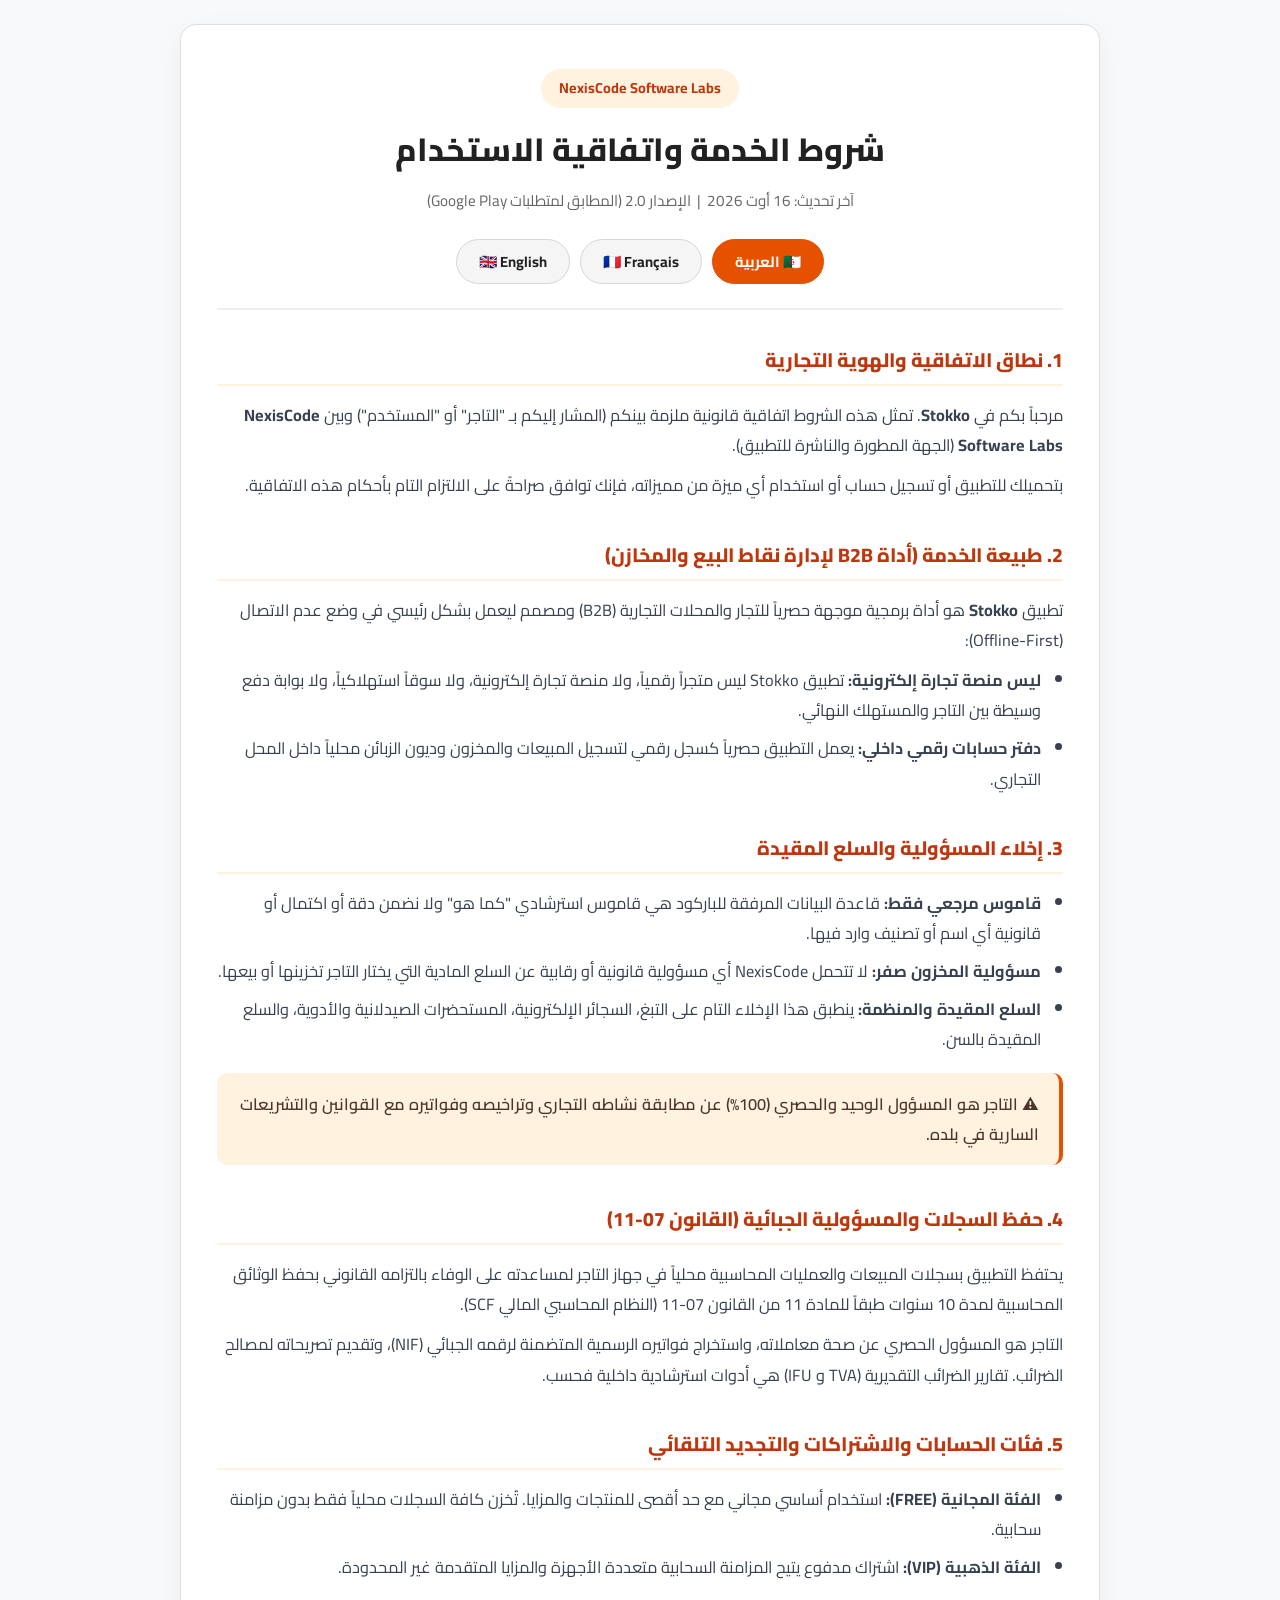
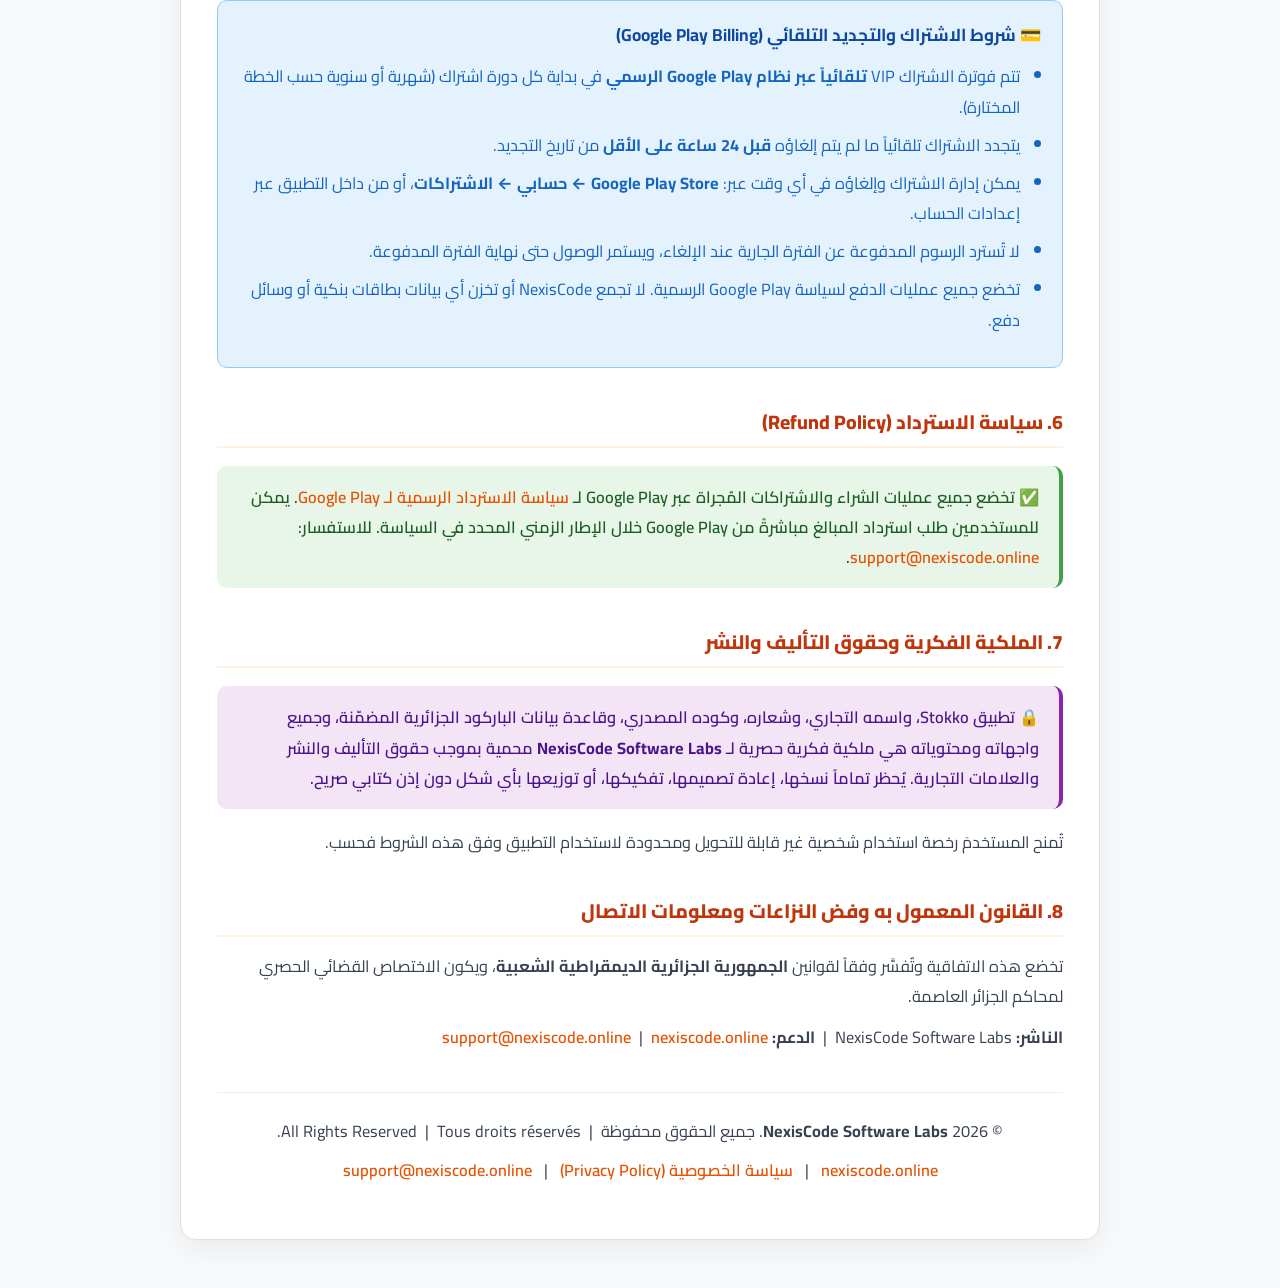
<file: stokko_terms.html>
<!DOCTYPE html>
<html lang="ar" dir="rtl">
<head>
    <meta charset="UTF-8">
    <meta name="viewport" content="width=device-width, initial-scale=1.0">
    <title>شروط الخدمة | Stokko Terms of Service - NexisCode</title>
    <meta name="description" content="شروط الخدمة الرسمية لتطبيق Stokko - NexisCode Software Labs. متوافقة مع القانون الجزائري ومتطلبات Google Play Console.">
    <link rel="preconnect" href="https://fonts.googleapis.com">
    <link rel="preconnect" href="https://fonts.gstatic.com" crossorigin>
    <link href="https://fonts.googleapis.com/css2?family=Cairo:wght@400;600;700;800&family=Inter:wght@400;500;600;700&display=swap" rel="stylesheet">
    <style>
        :root {
            --primary: #E65100;
            --primary-dark: #BF360C;
            --primary-light: #FFF3E0;
            --bg-main: #F8F9FA;
            --surface: #FFFFFF;
            --text-main: #212121;
            --text-muted: #666666;
            --border: #E0E0E0;
            --radius-lg: 16px;
            --radius-md: 10px;
            --shadow-md: 0 10px 30px rgba(0,0,0,0.06);
        }

        * { box-sizing: border-box; margin: 0; padding: 0; }

        body {
            font-family: 'Cairo', 'Inter', -apple-system, sans-serif;
            background: var(--bg-main);
            color: var(--text-main);
            line-height: 1.85;
            padding: 24px 16px 48px;
        }

        .container {
            max-width: 920px;
            margin: 0 auto;
            background: var(--surface);
            border-radius: var(--radius-lg);
            padding: 44px 36px;
            box-shadow: var(--shadow-md);
            border: 1px solid var(--border);
        }

        header {
            text-align: center;
            border-bottom: 2px solid #EEEEEE;
            padding-bottom: 24px;
            margin-bottom: 32px;
        }

        .brand-badge {
            display: inline-block;
            background: var(--primary-light);
            color: var(--primary-dark);
            font-weight: 700;
            font-size: 0.9rem;
            padding: 6px 18px;
            border-radius: 50px;
            margin-bottom: 12px;
        }

        h1 { font-size: 2rem; font-weight: 800; color: var(--text-main); margin-bottom: 8px; }
        .last-updated { color: var(--text-muted); font-size: 0.95rem; }

        .lang-switch {
            display: flex;
            justify-content: center;
            gap: 10px;
            margin: 24px 0 0;
            flex-wrap: wrap;
        }

        .lang-btn {
            background: #F5F5F5;
            border: 1.5px solid #D6D6D6;
            color: var(--text-main);
            padding: 8px 22px;
            border-radius: 50px;
            font-family: inherit;
            font-weight: 700;
            font-size: 0.92rem;
            cursor: pointer;
            transition: all 0.2s ease;
        }

        .lang-btn.active, .lang-btn:hover {
            background: var(--primary);
            color: #FFFFFF;
            border-color: var(--primary);
        }

        .policy-section { margin-bottom: 36px; }

        h2 {
            font-size: 1.22rem;
            color: var(--primary-dark);
            font-weight: 800;
            margin-bottom: 14px;
            padding-bottom: 6px;
            border-bottom: 2px solid var(--primary-light);
        }

        p, li { color: #374151; font-size: 1.02rem; margin-bottom: 10px; }
        ul { padding-right: 22px; margin-bottom: 14px; }
        html[dir="ltr"] ul { padding-right: 0; padding-left: 22px; }
        li { margin-bottom: 8px; }
        a { color: var(--primary); text-decoration: none; font-weight: 600; }
        a:hover { text-decoration: underline; }

        .warning-box {
            background: #FFF3E0;
            border-right: 4px solid var(--primary);
            padding: 16px 20px;
            border-radius: var(--radius-md);
            margin: 18px 0;
        }
        html[dir="ltr"] .warning-box { border-right: none; border-left: 4px solid var(--primary); }
        .warning-box p { margin-bottom: 0; color: #4E342E; font-weight: 600; }

        .info-box {
            background: #E8F5E9;
            border-right: 4px solid #43A047;
            padding: 16px 20px;
            border-radius: var(--radius-md);
            margin: 18px 0;
        }
        html[dir="ltr"] .info-box { border-right: none; border-left: 4px solid #43A047; }
        .info-box p { margin-bottom: 0; color: #1B5E20; font-weight: 600; }

        .billing-box {
            background: #E3F2FD;
            border: 1.5px solid #90CAF9;
            border-radius: var(--radius-md);
            padding: 18px 20px;
            margin: 18px 0;
        }
        .billing-box h3 { color: #0D47A1; font-size: 1.08rem; margin-bottom: 10px; }
        .billing-box p, .billing-box li { color: #1565C0; }

        .ip-box {
            background: #F3E5F5;
            border-right: 4px solid #8E24AA;
            padding: 16px 20px;
            border-radius: var(--radius-md);
            margin: 18px 0;
        }
        html[dir="ltr"] .ip-box { border-right: none; border-left: 4px solid #8E24AA; }
        .ip-box p { margin-bottom: 0; color: #4A148C; font-weight: 600; }

        footer {
            margin-top: 40px;
            padding-top: 24px;
            border-top: 1px solid #EEEEEE;
            text-align: center;
            color: var(--text-muted);
            font-size: 0.92rem;
            line-height: 1.8;
        }

        @media (max-width: 600px) {
            .container { padding: 24px 16px; }
            h1 { font-size: 1.6rem; }
            h2 { font-size: 1.12rem; }
            p, li { font-size: 0.98rem; }
        }
    </style>
</head>
<body>

<div class="container">

    <header>
        <div class="brand-badge">NexisCode Software Labs</div>
        <h1 id="mainTitle">شروط الخدمة واتفاقية الاستخدام</h1>
        <div class="last-updated" id="lastUpdated">آخر تحديث: 16 أوت 2026 &nbsp;|&nbsp; الإصدار 2.0 (المطابق لمتطلبات Google Play)</div>
        <div class="lang-switch">
            <button class="lang-btn active" onclick="switchLanguage('ar', this)">🇩🇿 العربية</button>
            <button class="lang-btn" onclick="switchLanguage('fr', this)">🇫🇷 Français</button>
            <button class="lang-btn" onclick="switchLanguage('en', this)">🇬🇧 English</button>
        </div>
    </header>

    <!-- ══════════════════ ARABIC ══════════════════ -->
    <div id="content-ar">

        <div class="policy-section">
            <h2>1. نطاق الاتفاقية والهوية التجارية</h2>
            <p>مرحباً بكم في <strong>Stokko</strong>. تمثل هذه الشروط اتفاقية قانونية ملزمة بينكم (المشار إليكم بـ "التاجر" أو "المستخدم") وبين <strong>NexisCode Software Labs</strong> (الجهة المطورة والناشرة للتطبيق).</p>
            <p>بتحميلك للتطبيق أو تسجيل حساب أو استخدام أي ميزة من مميزاته، فإنك توافق صراحةً على الالتزام التام بأحكام هذه الاتفاقية.</p>
        </div>

        <div class="policy-section">
            <h2>2. طبيعة الخدمة (أداة B2B لإدارة نقاط البيع والمخازن)</h2>
            <p>تطبيق <strong>Stokko</strong> هو أداة برمجية موجهة حصرياً للتجار والمحلات التجارية (B2B) ومصمم ليعمل بشكل رئيسي في وضع عدم الاتصال (Offline-First):</p>
            <ul>
                <li><strong>ليس منصة تجارة إلكترونية:</strong> تطبيق Stokko ليس متجراً رقمياً، ولا منصة تجارة إلكترونية، ولا سوقاً استهلاكياً، ولا بوابة دفع وسيطة بين التاجر والمستهلك النهائي.</li>
                <li><strong>دفتر حسابات رقمي داخلي:</strong> يعمل التطبيق حصرياً كسجل رقمي لتسجيل المبيعات والمخزون وديون الزبائن محلياً داخل المحل التجاري.</li>
            </ul>
        </div>

        <div class="policy-section">
            <h2>3. إخلاء المسؤولية والسلع المقيدة</h2>
            <ul>
                <li><strong>قاموس مرجعي فقط:</strong> قاعدة البيانات المرفقة للباركود هي قاموس استرشادي "كما هو" ولا نضمن دقة أو اكتمال أو قانونية أي اسم أو تصنيف وارد فيها.</li>
                <li><strong>مسؤولية المخزون صفر:</strong> لا تتحمل NexisCode أي مسؤولية قانونية أو رقابية عن السلع المادية التي يختار التاجر تخزينها أو بيعها.</li>
                <li><strong>السلع المقيدة والمنظمة:</strong> ينطبق هذا الإخلاء التام على التبغ، السجائر الإلكترونية، المستحضرات الصيدلانية والأدوية، والسلع المقيدة بالسن.</li>
            </ul>
            <div class="warning-box">
                <p>⚠️ التاجر هو المسؤول الوحيد والحصري (100%) عن مطابقة نشاطه التجاري وتراخيصه وفواتيره مع القوانين والتشريعات السارية في بلده.</p>
            </div>
        </div>

        <div class="policy-section">
            <h2>4. حفظ السجلات والمسؤولية الجبائية (القانون 07-11)</h2>
            <p>يحتفظ التطبيق بسجلات المبيعات والعمليات المحاسبية محلياً في جهاز التاجر لمساعدته على الوفاء بالتزامه القانوني بحفظ الوثائق المحاسبية لمدة 10 سنوات طبقاً للمادة 11 من القانون 07-11 (النظام المحاسبي المالي SCF).</p>
            <p>التاجر هو المسؤول الحصري عن صحة معاملاته، واستخراج فواتيره الرسمية المتضمنة لرقمه الجبائي (NIF)، وتقديم تصريحاته لمصالح الضرائب. تقارير الضرائب التقديرية (TVA و IFU) هي أدوات استرشادية داخلية فحسب.</p>
        </div>

        <div class="policy-section">
            <h2>5. فئات الحسابات والاشتراكات والتجديد التلقائي</h2>
            <ul>
                <li><strong>الفئة المجانية (FREE):</strong> استخدام أساسي مجاني مع حد أقصى للمنتجات والمزايا. تُخزن كافة السجلات محلياً فقط بدون مزامنة سحابية.</li>
                <li><strong>الفئة الذهبية (VIP):</strong> اشتراك مدفوع يتيح المزامنة السحابية متعددة الأجهزة والمزايا المتقدمة غير المحدودة.</li>
            </ul>
            <div class="billing-box">
                <h3>💳 شروط الاشتراك والتجديد التلقائي (Google Play Billing)</h3>
                <ul>
                    <li>تتم فوترة الاشتراك VIP <strong>تلقائياً عبر نظام Google Play الرسمي</strong> في بداية كل دورة اشتراك (شهرية أو سنوية حسب الخطة المختارة).</li>
                    <li>يتجدد الاشتراك تلقائياً ما لم يتم إلغاؤه <strong>قبل 24 ساعة على الأقل</strong> من تاريخ التجديد.</li>
                    <li>يمكن إدارة الاشتراك وإلغاؤه في أي وقت عبر: <strong>Google Play Store ← حسابي ← الاشتراكات</strong>، أو من داخل التطبيق عبر إعدادات الحساب.</li>
                    <li>لا تُسترد الرسوم المدفوعة عن الفترة الجارية عند الإلغاء، ويستمر الوصول حتى نهاية الفترة المدفوعة.</li>
                    <li>تخضع جميع عمليات الدفع لسياسة Google Play الرسمية. لا تجمع NexisCode أو تخزن أي بيانات بطاقات بنكية أو وسائل دفع.</li>
                </ul>
            </div>
        </div>

        <div class="policy-section">
            <h2>6. سياسة الاسترداد (Refund Policy)</h2>
            <div class="info-box">
                <p>✅ تخضع جميع عمليات الشراء والاشتراكات المُجراة عبر Google Play لـ <a href="https://support.google.com/googleplay/answer/2479637" target="_blank">سياسة الاسترداد الرسمية لـ Google Play</a>. يمكن للمستخدمين طلب استرداد المبالغ مباشرةً من Google Play خلال الإطار الزمني المحدد في السياسة. للاستفسار: <a href="mailto:support@nexiscode.online">support@nexiscode.online</a>.</p>
            </div>
        </div>

        <div class="policy-section">
            <h2>7. الملكية الفكرية وحقوق التأليف والنشر</h2>
            <div class="ip-box">
                <p>🔒 تطبيق Stokko، واسمه التجاري، وشعاره، وكوده المصدري، وقاعدة بيانات الباركود الجزائرية المضمّنة، وجميع واجهاته ومحتوياته هي ملكية فكرية حصرية لـ <strong>NexisCode Software Labs</strong> محمية بموجب حقوق التأليف والنشر والعلامات التجارية. يُحظر تماماً نسخها، إعادة تصميمها، تفكيكها، أو توزيعها بأي شكل دون إذن كتابي صريح.</p>
            </div>
            <p>تُمنح المستخدمَ رخصة استخدام شخصية غير قابلة للتحويل ومحدودة لاستخدام التطبيق وفق هذه الشروط فحسب.</p>
        </div>

        <div class="policy-section">
            <h2>8. القانون المعمول به وفض النزاعات ومعلومات الاتصال</h2>
            <p>تخضع هذه الاتفاقية وتُفسَّر وفقاً لقوانين <strong>الجمهورية الجزائرية الديمقراطية الشعبية</strong>، ويكون الاختصاص القضائي الحصري لمحاكم الجزائر العاصمة.</p>
            <p><strong>الناشر:</strong> NexisCode Software Labs &nbsp;|&nbsp; <strong>الدعم:</strong> <a href="mailto:support@nexiscode.online">support@nexiscode.online</a> &nbsp;|&nbsp; <a href="https://nexiscode.online">nexiscode.online</a></p>
        </div>

    </div>

    <!-- ══════════════════ FRANÇAIS ══════════════════ -->
    <div id="content-fr" style="display:none;">

        <div class="policy-section">
            <h2>1. Portée de l'Accord et Identité</h2>
            <p>Bienvenue sur <strong>Stokko</strong>. Ces Conditions constituent un accord juridique contraignant entre vous (le "Marchand") et <strong>NexisCode Software Labs</strong> (éditeur et développeur de l'application).</p>
            <p>En téléchargeant l'application, en créant un compte ou en utilisant ses fonctionnalités, vous acceptez expressément ces Conditions dans leur intégralité.</p>
        </div>

        <div class="policy-section">
            <h2>2. Nature du Service (Utilitaire B2B Uniquement)</h2>
            <p><strong>Stokko</strong> est strictement un utilitaire logiciel B2B (Business-to-Business), conçu principalement en mode hors-ligne (Offline-First) :</p>
            <ul>
                <li><strong>Pas une plateforme e-commerce :</strong> Stokko n'est ni une boutique en ligne, ni une plateforme de commerce électronique, ni un intermédiaire de paiement.</li>
                <li><strong>Grand livre comptable numérique :</strong> L'application sert exclusivement de registre interne pour enregistrer les ventes, les stocks et les créances clients de la boutique.</li>
            </ul>
        </div>

        <div class="policy-section">
            <h2>3. Limitation de Responsabilité et Produits Réglementés</h2>
            <ul>
                <li><strong>Dictionnaire indicatif :</strong> Le catalogue de codes-barres intégré est fourni "en l'état" à titre indicatif uniquement. NexisCode ne garantit pas l'exactitude ou la légalité des données qu'il contient.</li>
                <li><strong>Responsabilité zéro sur les stocks :</strong> NexisCode n'assume aucune responsabilité légale concernant les marchandises physiques que le commerçant choisit de stocker ou de vendre.</li>
                <li><strong>Produits réglementés :</strong> Cette exclusion couvre notamment le tabac, la cigarette électronique, les produits pharmaceutiques et les biens soumis à restriction d'âge.</li>
            </ul>
            <div class="warning-box">
                <p>⚠️ Le commerçant est seul et entièrement responsable (100%) de la conformité de son activité, de ses licences et de ses factures avec les lois en vigueur dans son pays.</p>
            </div>
        </div>

        <div class="policy-section">
            <h2>4. Conservation Décennale et Fiscalité (Loi 07-11)</h2>
            <p>Les registres de ventes sont conservés localement sur l'appareil du commerçant afin de l'aider à respecter l'obligation de conservation des pièces comptables pendant 10 ans (Art. 11 de la loi 07-11 — SCF).</p>
            <p>Le commerçant est seul responsable de l'émission de ses factures avec son NIF, de ses déclarations fiscales et de sa conformité avec les services des impôts. Les rapports TVA/IFU intégrés sont des outils indicatifs de gestion interne uniquement.</p>
        </div>

        <div class="policy-section">
            <h2>5. Abonnements et Renouvellement Automatique</h2>
            <ul>
                <li><strong>Version Gratuite (FREE) :</strong> Utilisation de base gratuite avec limitations sur les fonctionnalités et le nombre de produits. Toutes les données sont stockées localement sans synchronisation cloud.</li>
                <li><strong>Version Premium (VIP) :</strong> Abonnement payant permettant la synchronisation multi-terminaux et l'accès aux fonctionnalités avancées illimitées.</li>
            </ul>
            <div class="billing-box">
                <h3>💳 Conditions d'Abonnement et Renouvellement Automatique</h3>
                <ul>
                    <li>L'abonnement VIP est <strong>facturé automatiquement via Google Play</strong> au début de chaque cycle d'abonnement (mensuel ou annuel selon le plan choisi).</li>
                    <li>L'abonnement se renouvelle automatiquement sauf annulation <strong>au moins 24 heures avant</strong> la date de renouvellement.</li>
                    <li>Gérez ou annulez votre abonnement à tout moment via : <strong>Google Play Store → Mon compte → Abonnements</strong>, ou depuis les paramètres de compte dans l'application.</li>
                    <li>Les frais de la période en cours ne sont pas remboursables en cas d'annulation. L'accès reste actif jusqu'à la fin de la période payée.</li>
                    <li>NexisCode ne collecte ni ne stocke aucune donnée bancaire. Tous les paiements sont traités sécurisément par Google Play.</li>
                </ul>
            </div>
        </div>

        <div class="policy-section">
            <h2>6. Politique de Remboursement</h2>
            <div class="info-box">
                <p>✅ Tous les achats effectués via Google Play sont soumis à la <a href="https://support.google.com/googleplay/answer/2479637" target="_blank">Politique de Remboursement officielle de Google Play</a>. Les demandes de remboursement doivent être soumises directement à Google Play dans les délais prévus. Contact : <a href="mailto:support@nexiscode.online">support@nexiscode.online</a>.</p>
            </div>
        </div>

        <div class="policy-section">
            <h2>7. Propriété Intellectuelle</h2>
            <div class="ip-box">
                <p>🔒 L'application Stokko, son nom commercial, son logo, son code source, sa base de données de codes-barres et l'intégralité de ses contenus sont la propriété intellectuelle exclusive de <strong>NexisCode Software Labs</strong>, protégée par le droit d'auteur et les marques déposées. Toute reproduction, décompilation, reverse engineering ou distribution sans autorisation écrite explicite est strictement interdite.</p>
            </div>
            <p>Une licence d'utilisation personnelle, non transférable et limitée vous est accordée pour utiliser l'application conformément aux présentes Conditions uniquement.</p>
        </div>

        <div class="policy-section">
            <h2>8. Droit Applicable, Juridiction et Contact</h2>
            <p>Ces Conditions sont régies par les lois de la <strong>République Algérienne Démocratique et Populaire</strong>. Tout litige sera soumis à la juridiction exclusive des tribunaux compétents d'Alger.</p>
            <p><strong>Éditeur :</strong> NexisCode Software Labs &nbsp;|&nbsp; <strong>Support :</strong> <a href="mailto:support@nexiscode.online">support@nexiscode.online</a> &nbsp;|&nbsp; <a href="https://nexiscode.online">nexiscode.online</a></p>
        </div>

    </div>

    <!-- ══════════════════ ENGLISH ══════════════════ -->
    <div id="content-en" style="display:none;">

        <div class="policy-section">
            <h2>1. Scope of Agreement & Identity</h2>
            <p>Welcome to <strong>Stokko</strong>. These Terms of Service constitute a binding legal agreement between you (the "Merchant" or "User") and <strong>NexisCode Software Labs</strong> (developer and publisher).</p>
            <p>By downloading, registering, or using the application, you expressly agree to these Terms in their entirety.</p>
        </div>

        <div class="policy-section">
            <h2>2. Nature of Service (B2B Utility Only)</h2>
            <p><strong>Stokko</strong> is strictly an Offline-First B2B software tool designed exclusively for merchants and retail stores:</p>
            <ul>
                <li><strong>Not an E-Commerce Platform:</strong> Stokko does not facilitate, process, or intermediate consumer transactions, payments, or marketplace operations.</li>
                <li><strong>Internal Digital Ledger:</strong> The application serves exclusively as an internal digital register for recording sales, inventory, and customer credit balances within the store.</li>
            </ul>
        </div>

        <div class="policy-section">
            <h2>3. Strict Limitation of Liability & Regulated Goods</h2>
            <ul>
                <li><strong>Reference Dictionary Only:</strong> The pre-loaded barcode database is provided "as-is" for reference purposes. NexisCode does not guarantee the accuracy, completeness, or legal compliance of any product name or category.</li>
                <li><strong>Zero Stock Liability:</strong> NexisCode bears no legal or regulatory responsibility for physical merchandise the Merchant chooses to store or sell.</li>
                <li><strong>Regulated Goods:</strong> This disclaimer fully applies to tobacco, e-cigarettes, pharmaceutical products, and age-restricted goods.</li>
            </ul>
            <div class="warning-box">
                <p>⚠️ The Merchant is solely and entirely responsible (100%) for ensuring their commercial activity, licenses, and invoices comply with all applicable laws and regulations in their jurisdiction.</p>
            </div>
        </div>

        <div class="policy-section">
            <h2>4. Statutory Record Retention & Fiscal Responsibility (Law 07-11)</h2>
            <p>Sales and accounting records are stored locally on the Merchant's device to assist in meeting the 10-year statutory accounting retention obligation under Article 11 of Algerian Law 07-11 (Financial Accounting System — SCF).</p>
            <p>The Merchant is solely responsible for issuing legal invoices bearing their Tax ID (NIF), filing statutory tax returns, and ensuring compliance with tax authorities. Built-in tax estimates (TVA/IFU) are internal management tools only.</p>
        </div>

        <div class="policy-section">
            <h2>5. Account Tiers, Subscriptions & Auto-Renewal</h2>
            <ul>
                <li><strong>Free Tier (FREE):</strong> Basic free usage with limitations on features and product count. All data is stored locally with no cloud synchronization.</li>
                <li><strong>Premium Tier (VIP):</strong> Paid subscription enabling multi-device cloud sync and unlimited advanced features.</li>
            </ul>
            <div class="billing-box">
                <h3>💳 Subscription Terms & Auto-Renewal Policy</h3>
                <ul>
                    <li>VIP subscriptions are <strong>automatically billed via Google Play</strong> at the beginning of each billing cycle (monthly or annual, depending on selected plan).</li>
                    <li>Subscriptions automatically renew unless cancelled <strong>at least 24 hours before</strong> the renewal date.</li>
                    <li>Manage or cancel your subscription at any time via: <strong>Google Play Store → My Account → Subscriptions</strong>, or from within the app's account settings.</li>
                    <li>Fees paid for the current billing period are non-refundable upon cancellation. Access remains active until the end of the paid period.</li>
                    <li>NexisCode does not collect or store any banking or payment card data. All payments are securely processed by Google Play.</li>
                </ul>
            </div>
        </div>

        <div class="policy-section">
            <h2>6. Refund Policy</h2>
            <div class="info-box">
                <p>✅ All in-app purchases and subscriptions are subject to the <a href="https://support.google.com/googleplay/answer/2479637" target="_blank">Google Play Refund Policy</a>. Refund requests must be submitted directly to Google Play within the applicable time window. For further support: <a href="mailto:support@nexiscode.online">support@nexiscode.online</a>.</p>
            </div>
        </div>

        <div class="policy-section">
            <h2>7. Intellectual Property Rights</h2>
            <div class="ip-box">
                <p>🔒 The Stokko application, its name, logo, source code, embedded Algerian barcode database, and all content are the exclusive intellectual property of <strong>NexisCode Software Labs</strong>, protected under copyright and trademark law. Any reproduction, decompilation, reverse engineering, or distribution without explicit written permission is strictly prohibited.</p>
            </div>
            <p>A personal, non-transferable, limited license is granted to use the application solely in accordance with these Terms.</p>
        </div>

        <div class="policy-section">
            <h2>8. Governing Law, Jurisdiction & Contact</h2>
            <p>These Terms are governed by the laws of the <strong>People's Democratic Republic of Algeria</strong>. Any disputes shall be subject to the exclusive jurisdiction of the competent courts of Algiers, Algeria.</p>
            <p><strong>Publisher:</strong> NexisCode Software Labs &nbsp;|&nbsp; <strong>Support:</strong> <a href="mailto:support@nexiscode.online">support@nexiscode.online</a> &nbsp;|&nbsp; <a href="https://nexiscode.online">nexiscode.online</a></p>
        </div>

    </div>

    <footer>
        <p>© 2026 <strong>NexisCode Software Labs</strong>. جميع الحقوق محفوظة &nbsp;|&nbsp; All Rights Reserved &nbsp;|&nbsp; Tous droits réservés.</p>
        <p style="margin-top:8px;">
            <a href="https://nexiscode.online">nexiscode.online</a>
            &nbsp;&nbsp;|&nbsp;&nbsp;
            <a href="https://nexiscode.online/stokko_privacy_policy.html">سياسة الخصوصية (Privacy Policy)</a>
            &nbsp;&nbsp;|&nbsp;&nbsp;
            <a href="mailto:support@nexiscode.online">support@nexiscode.online</a>
        </p>
    </footer>

</div>

<script>
    function switchLanguage(lang, btn) {
        document.querySelectorAll('.lang-btn').forEach(b => b.classList.remove('active'));
        btn.classList.add('active');

        document.getElementById('content-ar').style.display = 'none';
        document.getElementById('content-fr').style.display = 'none';
        document.getElementById('content-en').style.display = 'none';

        const titles = {
            ar: ['شروط الخدمة واتفاقية الاستخدام', 'آخر تحديث: 16 أوت 2026 | الإصدار 2.0 (المطابق لمتطلبات Google Play)'],
            fr: ["Conditions Générales d'Utilisation", 'Dernière mise à jour : 16 Août 2026 | Version 2.0 (Conforme Google Play)'],
            en: ['Terms of Service', 'Last Updated: August 16, 2026 | Version 2.0 (Google Play Compliant)']
        };

        document.documentElement.setAttribute('dir', lang === 'ar' ? 'rtl' : 'ltr');
        document.documentElement.setAttribute('lang', lang);
        document.getElementById('mainTitle').innerText = titles[lang][0];
        document.getElementById('lastUpdated').innerText = titles[lang][1];
        document.getElementById('content-' + lang).style.display = 'block';
    }
</script>

</body>
</html>
</file>
<file: style.css>
:root{
    --bg:#08080a;
    --bg-soft:#111114;
    --panel:#141417;
    --line:rgba(255,255,255,.08);
    --ink:#f2efe9;
    --ink-dim:#9a9a9f;
    --orange:#f97316;
    --orange-deep:#ea580c;
    --orange-glow:rgba(249,115,22,.45);
    --nav-bg:rgba(8,8,10,.6);
    --nav-bg-scroll:rgba(8,8,10,.9);
    --lightbox-bg:rgba(8,8,10,.95);
    --shadow-txt:rgba(8,8,10,.6);
    --badge-live-color:#86efac;
    --badge-live-bg:rgba(134,239,172,.1);
    --badge-live-border:rgba(134,239,172,.25);
  }
  [data-theme="light"]{
    --bg:#f5f5f7;
    --bg-soft:#ffffff;
    --panel:#ffffff;
    --line:rgba(0,0,0,.08);
    --ink:#111114;
    --ink-dim:#6b6b70;
    --orange-glow:rgba(249,115,22,.18);
    --nav-bg:rgba(245,245,247,.7);
    --nav-bg-scroll:rgba(255,255,255,.95);
    --lightbox-bg:rgba(245,245,247,.95);
    --shadow-txt:rgba(255,255,255,.8);
    --badge-live-color:#16a34a;
    --badge-live-bg:rgba(34,197,94,.12);
    --badge-live-border:rgba(34,197,94,.3);
  }
  *{box-sizing:border-box;margin:0;padding:0;}
  html{scroll-behavior:smooth;}
  body{
    background:var(--bg);
    color:var(--ink);
    font-family:'DM Sans',sans-serif;
    line-height:1.5;
    -webkit-font-smoothing:antialiased;
    overflow-x:hidden;
    transition:background .4s ease,color .4s ease;
  }
  body.locked{overflow:hidden;height:100vh;}
  h1,h2,h3,.display{
    font-family:'Syne',sans-serif;
    font-weight:800;
    letter-spacing:-0.02em;
    line-height:1.05;
  }
  a{color:inherit;text-decoration:none;}
  img{max-width:100%;display:block;}
  .wrap{max-width:1180px;margin:0 auto;padding:0 32px;position:relative;z-index:2;}
  .eyebrow{
    display:inline-flex;align-items:center;gap:10px;
    font-family:'DM Sans',sans-serif;font-weight:700;
    font-size:.72rem;letter-spacing:.16em;text-transform:uppercase;
    color:var(--orange);
  }
  .eyebrow::before{content:"";width:22px;height:2px;background:var(--orange);display:inline-block;}
  section{position:relative;}
  .btn{
    display:inline-flex;align-items:center;gap:8px;
    padding:13px 26px;border-radius:100px;
    font-weight:700;font-size:.92rem;
    transition:transform .35s cubic-bezier(.2,.8,.2,1), background .18s ease, border-color .18s ease, box-shadow .35s ease;
    white-space:nowrap;
    position:relative;
    will-change:transform;
  }
  .btn-solid{background:var(--orange);color:#08080a;}
  .btn-solid:hover{background:#fb923c;box-shadow:0 12px 34px -8px var(--orange-glow);}
  .btn-outline{border:1.5px solid var(--line);color:var(--ink);}
  .btn-outline:hover{border-color:var(--orange);color:var(--orange);box-shadow:0 12px 34px -12px var(--orange-glow);}

  /* ================= LOADER (intro) ================= */
  .loader{
    position:fixed;inset:0;z-index:999;background:var(--bg);
    display:flex;align-items:center;justify-content:center;
    transition:transform 1s cubic-bezier(.76,0,.24,1);
  }
  .loader::after{
    content:"";position:absolute;inset:0;
    background:radial-gradient(circle at 50% 40%,rgba(249,115,22,.16),transparent 65%);
    pointer-events:none;
  }
  .loader.loader--exit{transform:translateY(-100%);}
  .loader-inner{position:relative;z-index:1;display:flex;flex-direction:column;align-items:center;gap:22px;
    opacity:1;transition:opacity .4s ease, transform .5s ease;}
  .loader.loader--exit .loader-inner{opacity:0;transform:scale(.92);}
  .loader-mark{width:56px;height:56px;opacity:0;transform:scale(.7);
    animation:markIn .8s cubic-bezier(.2,.8,.2,1) .1s forwards;}
  .loader-mark img{width:100%;height:100%;object-fit:contain;}
  @keyframes markIn{to{opacity:1;transform:scale(1);}}
  .loader-word{font-family:'Syne',sans-serif;font-weight:800;font-size:1.05rem;letter-spacing:.02em;
    opacity:0;animation:markIn .8s cubic-bezier(.2,.8,.2,1) .25s forwards;}
  .loader-word .accent{color:var(--orange);}
  .loader-bar{width:180px;height:2px;background:var(--line);border-radius:2px;overflow:hidden;
    opacity:0;animation:markIn .6s ease .4s forwards;}
  .loader-bar span{display:block;height:100%;width:0%;background:linear-gradient(90deg,var(--orange-deep),var(--orange));
    box-shadow:0 0 12px var(--orange-glow);}
  .loader-pct{font-size:.72rem;color:var(--ink-dim);letter-spacing:.1em;
    opacity:0;animation:markIn .6s ease .5s forwards;font-variant-numeric:tabular-nums;}

  /* ================= Scroll progress ================= */
  .scroll-progress{position:fixed;top:0;left:0;height:3px;width:0%;z-index:60;
    background:linear-gradient(90deg,var(--orange-deep),var(--orange),#fdba74);
    box-shadow:0 0 10px var(--orange-glow);transition:width .08s linear;}

  /* ================= Cursor ================= */
  .cursor-glow{
    position:fixed;top:0;left:0;width:520px;height:520px;
    pointer-events:none;z-index:1;
    background:radial-gradient(circle,var(--orange-glow) 0%,rgba(249,115,22,0) 68%);
    transform:translate(-50%,-50%);
    opacity:0;transition:opacity .5s ease;
    mix-blend-mode:screen;
    will-change:transform;
  }
  body.has-mouse .cursor-glow{opacity:.45;}
  .cursor-dot,.cursor-ring{
    position:fixed;top:0;left:0;pointer-events:none;z-index:70;
    border-radius:50%;transform:translate(-50%,-50%);
    opacity:0;transition:opacity .3s ease, width .25s ease, height .25s ease, background .25s ease, border-color .25s ease;
  }
  .cursor-dot{width:6px;height:6px;background:var(--orange);}
  .cursor-ring{width:34px;height:34px;border:1.5px solid rgba(249,115,22,.55);}
  body.has-mouse .cursor-dot,body.has-mouse .cursor-ring{opacity:1;}
  body.cursor-active .cursor-ring{width:56px;height:56px;background:rgba(249,115,22,.1);border-color:var(--orange);}
  @media (hover:hover) and (pointer:fine){
    body.has-mouse, body.has-mouse a, body.has-mouse button{cursor:none;}
  }

  /* ================= Scrollspy rail ================= */
  .scrollspy{position:fixed;right:26px;top:50%;transform:translateY(-50%);z-index:45;
    display:flex;flex-direction:column;gap:16px;align-items:center;}
  .scrollspy button{
    width:9px;height:9px;border-radius:50%;border:1.5px solid var(--line);background:transparent;
    padding:0;cursor:pointer;position:relative;transition:border-color .3s ease,background .3s ease,transform .3s ease;
  }
  .scrollspy button::after{
    content:attr(data-label);position:absolute;right:20px;top:50%;transform:translateY(-50%);
    font-size:.72rem;font-weight:600;color:var(--ink-dim);white-space:nowrap;
    opacity:0;transition:opacity .25s ease,transform .25s ease;pointer-events:none;
  }
  .scrollspy button:hover::after{opacity:1;transform:translateY(-50%) translateX(-4px);}
  .scrollspy button.active{background:var(--orange);border-color:var(--orange);transform:scale(1.3);
    box-shadow:0 0 12px var(--orange-glow);}
  @media (max-width:1080px){.scrollspy{display:none;}}

  /* ================= Aurora mesh backdrop ================= */
  .aurora{
    position:absolute;inset:-10% -10% auto -10%;height:130%;
    z-index:0;pointer-events:none;
    filter:blur(60px) saturate(130%);
    opacity:.6;
  }
  .aurora span{
    position:absolute;border-radius:50%;
    mix-blend-mode:screen;
    animation:drift 22s ease-in-out infinite;
  }
  .aurora span:nth-child(1){
    width:520px;height:520px;left:2%;top:6%;
    background:radial-gradient(circle,rgba(249,115,22,.55),transparent 70%);
    animation-duration:26s;
  }
  .aurora span:nth-child(2){
    width:440px;height:440px;right:6%;top:-4%;
    background:radial-gradient(circle,rgba(234,88,12,.4),transparent 70%);
    animation-duration:31s;animation-delay:-6s;
  }
  .aurora span:nth-child(3){
    width:380px;height:380px;left:32%;bottom:-10%;
    background:radial-gradient(circle,rgba(249,115,22,.28),transparent 70%);
    animation-duration:19s;animation-delay:-11s;
  }
  @keyframes drift{
    0%,100%{transform:translate(0,0) scale(1);}
    33%{transform:translate(4%,6%) scale(1.08);}
    66%{transform:translate(-5%,-3%) scale(.94);}
  }
  #particleCanvas{position:absolute;inset:0;width:100%;height:100%;z-index:0;pointer-events:none;}
  .nn-readout{
    position:absolute;left:32px;bottom:14px;z-index:1;
    font-size:.7rem;letter-spacing:.06em;color:var(--ink-dim);opacity:.55;
    font-variant-numeric:tabular-nums;pointer-events:none;
  }
  .grain{
    position:fixed;inset:0;z-index:1;pointer-events:none;opacity:.035;
    background-image:url("data:image/svg+xml,%3Csvg xmlns='http://www.w3.org/2000/svg' width='120' height='120'%3E%3Cfilter id='n'%3E%3CfeTurbulence type='fractalNoise' baseFrequency='.9' numOctaves='2' stitchTiles='stitch'/%3E%3C/filter%3E%3Crect width='100%25' height='100%25' filter='url(%23n)'/%3E%3C/svg%3E");
  }
  [data-theme="light"] .aurora{display:none;}
  [data-theme="light"] .grain{opacity:.015;}

  /* NAV */
  header.nav{
    position:sticky;top:0;z-index:50;
    background:var(--nav-bg);
    backdrop-filter:blur(14px);
    border-bottom:1px solid var(--line);
    transition:background .4s ease,border-color .4s ease;
  }
  header.nav.scrolled{background:var(--nav-bg-scroll);}
  .nav-inner{display:flex;align-items:center;justify-content:space-between;padding:18px 32px;max-width:1180px;margin:0 auto;}
  .brand{display:flex;align-items:center;gap:12px;font-family:'Syne',sans-serif;font-weight:700;font-size:1.32rem;}
  .brand img{width:42px;height:42px;object-fit:cover;display:block;border-radius:50%;}
  .brand span.accent{color:var(--orange);}
  .nav-links{display:flex;align-items:center;gap:34px;font-size:.94rem;color:var(--ink-dim);font-weight:500;}
  .nav-links a:not(.btn){position:relative;padding-bottom:4px;transition:color .25s ease;}
  .nav-links a:not(.btn)::after{
    content:"";position:absolute;left:0;bottom:0;width:0;height:1.5px;
    background:var(--orange);transition:width .3s cubic-bezier(.2,.8,.2,1);
  }
  .nav-links a:not(.btn):hover{color:var(--ink);}
  .nav-links a:not(.btn):hover::after{width:100%;}
  .nav-links .btn{padding:10px 20px;font-size:.85rem;}
  .sound-toggle,.theme-toggle{
    width:34px;height:34px;border-radius:50%;border:1.5px solid var(--line);background:transparent;
    display:flex;align-items:center;justify-content:center;cursor:pointer;color:var(--ink-dim);
    transition:border-color .25s ease,color .25s ease;flex:none;
  }
  .sound-toggle:hover,.theme-toggle:hover{border-color:var(--orange);color:var(--orange);}
  .sound-toggle svg,.theme-toggle svg{width:16px;height:16px;}
  .theme-toggle .sun-icon{display:none;}
  [data-theme="light"] .theme-toggle .sun-icon{display:block;}
  [data-theme="light"] .theme-toggle .moon-icon{display:none;}

  /* HERO */
  .hero{padding:130px 0 100px;overflow:hidden;position:relative;}
  .hero-inner{position:relative;z-index:2;max-width:820px;}
  .hero .eyebrow{opacity:0;}
  body.ready .hero .eyebrow{animation:riseIn .8s cubic-bezier(.2,.8,.2,1) .1s forwards;}
  .hero h1{font-size:clamp(2rem,3.6vw,3.15rem);margin:20px 0 24px;color:var(--ink);perspective:800px;line-height:1.12;
    text-shadow:0 2px 24px var(--shadow-txt);}
  .hero h1 .hl{color:var(--orange);}
  .hero h1 .word{display:inline-block;overflow:hidden;vertical-align:top;}
  .hero h1 .word span{
    display:inline-block;transform:translateY(115%) rotate(4deg);
    animation:wordUp .95s cubic-bezier(.16,1,.3,1) forwards;
    animation-play-state:paused;
  }
  body.ready .hero h1 .word span{animation-play-state:running;}
  @keyframes wordUp{to{transform:translateY(0) rotate(0);}}
  @keyframes riseIn{from{opacity:0;transform:translateY(14px);}to{opacity:1;transform:translateY(0);}}
  .hero p{
    font-size:1.15rem;color:var(--ink-dim);max-width:560px;margin-bottom:38px;
    opacity:0;
  }
  body.ready .hero p{animation:riseIn .9s cubic-bezier(.2,.8,.2,1) .55s forwards;}
  .hero-ctas{
    display:flex;gap:16px;flex-wrap:wrap;
    opacity:0;
  }
  body.ready .hero-ctas{animation:riseIn .9s cubic-bezier(.2,.8,.2,1) .75s forwards;}

  /* SECTION HEADERS */
  .section-head{max-width:600px;margin-bottom:56px;}
  .section-head h2{font-size:clamp(1.9rem,3.4vw,2.6rem);margin-top:16px;}
  .section-tag{color:var(--ink-dim);font-size:1.02rem;margin-top:14px;}

  #products{padding:110px 0;border-top:1px solid var(--line);}

  /* Scroll reveal system */
  .reveal{opacity:0;transform:translateY(36px);filter:blur(6px);
    transition:opacity .9s cubic-bezier(.16,1,.3,1),transform .9s cubic-bezier(.16,1,.3,1),filter .9s cubic-bezier(.16,1,.3,1);}
  .reveal.is-visible{opacity:1;transform:translateY(0);filter:blur(0);}
  .stagger.is-visible > *{opacity:1;transform:translateY(0);}
  .stagger > *{opacity:0;transform:translateY(18px);transition:opacity .7s cubic-bezier(.16,1,.3,1),transform .7s cubic-bezier(.16,1,.3,1);}
  .stagger > *:nth-child(1){transition-delay:.05s;}
  .stagger > *:nth-child(2){transition-delay:.13s;}
  .stagger > *:nth-child(3){transition-delay:.21s;}
  .stagger > *:nth-child(4){transition-delay:.29s;}
  .stagger > *:nth-child(5){transition-delay:.37s;}
  .stagger > *:nth-child(6){transition-delay:.45s;}

  /* PRODUCT CARD - STOKKO (featured) */
  .stokko-card{
    background:linear-gradient(155deg,var(--panel),var(--bg-soft));
    border:1px solid var(--line);
    border-radius:28px;
    padding:56px;
    margin-bottom:40px;
    position:relative;
    overflow:hidden;
    transition:transform .5s cubic-bezier(.2,.8,.2,1), box-shadow .5s ease, border-color .5s ease;
    transform-style:preserve-3d;
    will-change:transform;
  }
  .stokko-card::before{
    content:"";position:absolute;inset:0;border-radius:28px;padding:1px;
    background:linear-gradient(120deg,transparent 30%,var(--orange-glow),transparent 70%);
    -webkit-mask:linear-gradient(#000 0 0) content-box,linear-gradient(#000 0 0);
    -webkit-mask-composite:xor;mask-composite:exclude;
    opacity:0;transition:opacity .5s ease;pointer-events:none;
  }
  .stokko-card:hover::before{opacity:1;}
  .stokko-card:hover{box-shadow:0 40px 90px -40px rgba(249,115,22,.25);border-color:rgba(249,115,22,.2);}
  .stokko-top{display:flex;justify-content:space-between;align-items:flex-start;gap:24px;flex-wrap:wrap;margin-bottom:8px;}
  .badge-live{
    display:inline-flex;align-items:center;gap:8px;
    font-size:.75rem;font-weight:700;letter-spacing:.08em;text-transform:uppercase;
    color:var(--badge-live-color);background:var(--badge-live-bg);border:1px solid var(--badge-live-border);
    padding:6px 14px;border-radius:100px;
  }
  .badge-live::before{content:"";width:7px;height:7px;border-radius:50%;background:#4ade80;
    box-shadow:0 0 0 0 rgba(74,222,128,.6);animation:pulseDot 2s ease-out infinite;}
  @keyframes pulseDot{
    0%{box-shadow:0 0 0 0 rgba(74,222,128,.55);}
    70%{box-shadow:0 0 0 8px rgba(74,222,128,0);}
    100%{box-shadow:0 0 0 0 rgba(74,222,128,0);}
  }
  .stokko-card h3{font-size:2.1rem;margin:14px 0 6px;}
  .stokko-sub{color:var(--orange);font-weight:600;font-size:1rem;margin-bottom:20px;}
  .stokko-desc{color:var(--ink-dim);font-size:1.02rem;max-width:640px;margin-bottom:28px;}
  .feature-grid{
    display:grid;grid-template-columns:repeat(3,1fr);gap:14px 28px;
    margin-bottom:32px;max-width:680px;
  }
  .feature-grid div{
    display:flex;align-items:center;gap:10px;font-size:.92rem;color:var(--ink);
  }
  .feature-grid div::before{content:"";width:6px;height:6px;background:var(--orange);border-radius:2px;flex:none;}
  .stack-row{display:flex;gap:10px;flex-wrap:wrap;margin-bottom:34px;}
  .chip{
    font-size:.78rem;font-weight:600;color:var(--ink-dim);
    border:1px solid var(--line);padding:6px 14px;border-radius:100px;background:transparent;
    transition:border-color .25s ease,color .25s ease,transform .25s ease;
    display:inline-block;cursor:pointer;text-decoration:none;
  }
  .chip:hover{border-color:var(--orange);color:var(--orange);transform:translateY(-2px);}
  .stokko-ctas{display:flex;gap:14px;flex-wrap:wrap;margin-bottom:48px;}
  .link-quiet{color:var(--ink-dim);font-size:.9rem;font-weight:600;align-self:center;}
  .link-quiet:hover{color:var(--ink);}

  /* SCREENSHOT CAROUSEL */
  .gallery-single{margin-top:20px;display:flex;flex-direction:column;align-items:center;perspective:1000px;}
  .gallery-frame{
    position:relative;
    width:280px;max-width:75vw;
    aspect-ratio:1080/1920;
    border-radius:24px;
    overflow:hidden;
    border:1px solid var(--line);
    background:var(--bg-soft);
    box-shadow:0 30px 70px -25px rgba(0,0,0,.7);
    transition:transform .4s cubic-bezier(.2,.8,.2,1),box-shadow .4s ease;
    cursor:grab;touch-action:pan-y;user-select:none;-webkit-user-select:none;
  }
  [data-theme="light"] .gallery-frame{box-shadow:0 30px 70px -25px rgba(0,0,0,.2);}
  .gallery-frame:active{cursor:grabbing;}
  .gallery-frame:hover{transform:rotateX(2deg) rotateY(-4deg) translateY(-4px);box-shadow:0 40px 90px -25px var(--orange-glow);}

  .gallery-track{display:flex;width:100%;height:100%;transition:transform .5s cubic-bezier(.2,.8,.2,1);will-change:transform;}
  .gallery-track.is-dragging{transition:none;}
  .gallery-track img{flex:0 0 100%;width:100%;height:100%;object-fit:cover;pointer-events:none;}

  .swipe-hint{
    position:absolute;inset:0;display:flex;align-items:center;justify-content:space-between;
    padding:0 12px;pointer-events:none;opacity:0;transition:opacity .3s ease;
  }
  .gallery-frame:hover .swipe-hint{opacity:1;}
  .swipe-hint svg{
    width:22px;height:22px;color:rgba(255,255,255,.8);
    filter:drop-shadow(0 2px 4px rgba(0,0,0,.8));animation:nudgeX 1.5s ease-in-out infinite alternate;
  }
  .swipe-hint svg:first-child{animation-direction:alternate-reverse;}
  @keyframes nudgeX{0%{transform:translateX(-3px);}100%{transform:translateX(3px);}}

  .gallery-dots{display:flex;gap:8px;margin-top:22px;}
  .gallery-dots button{
    width:7px;height:7px;padding:0;border-radius:100px;border:none;
    background:var(--line);cursor:pointer;
    transition:background .3s ease, width .3s ease;
  }
  [data-theme="light"] .gallery-dots button{background:rgba(0,0,0,.15);}
  .gallery-dots button.is-active{background:var(--orange) !important;width:22px;box-shadow:0 0 10px var(--orange-glow);}

  /* LIGHTBOX */
  .lightbox{
    position:fixed;inset:0;z-index:9999;
    background:var(--lightbox-bg);backdrop-filter:blur(10px);
    display:flex;align-items:center;justify-content:center;
    opacity:0;pointer-events:none;transition:opacity .3s ease,background .4s ease;
  }
  .lightbox.is-open{opacity:1;pointer-events:all;}
  .lightbox-nav{
    position:absolute;top:50%;transform:translateY(-50%);
    color:var(--ink-dim);font-size:3rem;font-weight:300;
    cursor:pointer;padding:20px;user-select:none;
    transition:color .3s ease,transform .2s ease;z-index:2;
  }
  .lightbox-nav:hover{color:var(--orange);transform:translateY(-50%) scale(1.1);}
  .lightbox-prev{left:15px;}
  .lightbox-next{right:15px;}
  #lightboxImg{
    max-height:90vh;max-width:90vw;border-radius:16px;
    box-shadow:0 20px 60px rgba(0,0,0,.8);
    transform:scale(.95) translateX(0);
    transition:transform .3s cubic-bezier(.2,.8,.2,1),opacity .2s ease;
    object-fit:contain;cursor:grab;user-select:none;
  }
  [data-theme="light"] #lightboxImg{box-shadow:0 20px 60px rgba(0,0,0,.25);}
  #lightboxImg:active{cursor:grabbing;}
  .lightbox.is-open #lightboxImg{transform:scale(1) translateX(0);}
  .lightbox-close{
    position:absolute;top:24px;right:24px;color:var(--ink);
    font-size:2.5rem;cursor:pointer;width:44px;height:44px;
    display:flex;align-items:center;justify-content:center;
    background:var(--line);border-radius:50%;
    transition:background .2s ease;z-index:2;
  }
  .lightbox-close:hover{background:rgba(249,115,22,.8);color:#fff;}
  @media (max-width:860px){.lightbox-nav{display:none;}}

  /* SECONDARY PRODUCTS */
  .other-products{display:grid;grid-template-columns:1fr 1fr;gap:28px;}
  .mini-card{
    background:var(--panel);border:1px solid var(--line);border-radius:22px;padding:36px;
    transition:transform .4s cubic-bezier(.2,.8,.2,1),border-color .4s ease,box-shadow .4s ease;
  }
  .mini-card:hover{transform:translateY(-6px);border-color:rgba(249,115,22,.25);box-shadow:0 26px 60px -30px rgba(249,115,22,.22);}
  .mini-top{display:flex;justify-content:space-between;align-items:center;margin-bottom:18px;}
  .mini-card h4{font-family:'Syne',sans-serif;font-weight:700;font-size:1.35rem;}
  .stat-pill{font-size:.82rem;color:var(--orange);font-weight:700;}
  .mini-card p{color:var(--ink-dim);font-size:.95rem;margin-bottom:22px;}
  .soon-pill{
    font-size:.75rem;font-weight:700;letter-spacing:.06em;text-transform:uppercase;
    color:var(--ink-dim);border:1px dashed var(--line);padding:5px 12px;border-radius:100px;
  }

  /* ABOUT */
  #about{padding:110px 0;border-top:1px solid var(--line);}
  .about-inner{display:grid;grid-template-columns:1.1fr .9fr;gap:60px;align-items:center;}
  #about p{color:var(--ink-dim);font-size:1.05rem;max-width:520px;}
  .stat-grid{display:grid;grid-template-columns:1fr 1fr;gap:28px;}
  .stat-grid div{border-left:2px solid var(--orange);padding-left:16px;}
  .stat-grid .num{font-family:'Syne',sans-serif;font-weight:800;font-size:2.1rem;display:block;}
  .stat-grid .lbl{color:var(--ink-dim);font-size:.85rem;margin-top:4px;}

  /* CONTACT */
  #contact{padding:110px 0 130px;border-top:1px solid var(--line);text-align:center;overflow:hidden;}
  #contact h2{font-size:clamp(2.2rem,4.4vw,3.4rem);margin-bottom:20px;}
  #contact p{color:var(--ink-dim);font-size:1.05rem;margin-bottom:36px;}
  .mail-link{
    font-family:'Syne',sans-serif;font-weight:700;font-size:1.3rem;color:var(--orange);
    border-bottom:2px solid transparent;position:relative;display:inline-block;
    transition:border-color .3s ease,transform .3s cubic-bezier(.2,.8,.2,1);
  }
  .mail-link:hover{border-color:var(--orange);transform:translateY(-2px);}

  footer{border-top:1px solid var(--line);padding:38px 0;}
  .footer-inner{display:flex;justify-content:space-between;align-items:center;flex-wrap:wrap;gap:16px;}
  .footer-links{display:flex;gap:26px;font-size:.85rem;color:var(--ink-dim);flex-wrap:wrap;}
  .footer-links a:hover{color:var(--ink);}
  .copyright{font-size:.82rem;color:var(--ink-dim);}

  @media (max-width:860px){
    .nav-links{display:none;}
    .about-inner{grid-template-columns:1fr;}
    .feature-grid{grid-template-columns:1fr 1fr;}
    .other-products{grid-template-columns:1fr;}
    .stokko-card{padding:34px 24px;}
    .hero{padding:110px 0 60px;}
    .cursor-glow,.cursor-dot,.cursor-ring{display:none;}
  }

  @media (prefers-reduced-motion:reduce){
    *{animation-duration:.001ms !important;animation-iteration-count:1 !important;transition-duration:.001ms !important;}
    .reveal,.stagger>*{opacity:1 !important;transform:none !important;filter:none !important;}
    .hero h1 .word span{transform:none !important;animation-play-state:running !important;}
    .loader{display:none !important;}
    .cursor-glow,.cursor-dot,.cursor-ring,#particleCanvas{display:none !important;}
  }

  .timeline{position:relative;max-width:760px;}
  .timeline::before{content:"";position:absolute;left:9px;top:6px;bottom:6px;width:1.5px;background:linear-gradient(var(--orange-deep),transparent);}
  .timeline-item{position:relative;padding-left:40px;margin-bottom:42px;}
  .timeline-item:last-child{margin-bottom:0;}
  .timeline-dot{position:absolute;left:0;top:2px;width:20px;height:20px;border-radius:50%;background:var(--panel);border:1.5px solid var(--orange);display:flex;align-items:center;justify-content:center;}
  .timeline-dot::after{content:"";width:6px;height:6px;border-radius:50%;background:var(--orange);box-shadow:0 0 10px var(--orange-glow);}
  .timeline-year{font-family:'Syne',sans-serif;font-weight:700;color:var(--orange);font-size:.82rem;letter-spacing:.06em;text-transform:uppercase;margin-bottom:6px;}
  .timeline-item h4{font-family:'Syne',sans-serif;font-weight:700;font-size:1.2rem;margin-bottom:8px;}
  .timeline-item p{color:var(--ink-dim);font-size:.96rem;max-width:600px;}

  .skills-grid{display:grid;grid-template-columns:repeat(2,1fr);gap:24px;}
  .skill-card{background:var(--panel);border:1px solid var(--line);border-radius:20px;padding:32px;
    transition:transform .4s cubic-bezier(.2,.8,.2,1),border-color .4s ease,box-shadow .4s ease;}
  .skill-card:hover{transform:translateY(-5px);border-color:rgba(249,115,22,.25);box-shadow:0 22px 50px -28px rgba(249,115,22,.2);}
  .skill-card h4{font-family:'Syne',sans-serif;font-weight:700;font-size:1.08rem;margin-bottom:16px;}
  .skill-card .chip-row{display:flex;flex-wrap:wrap;gap:8px;}

  .work-grid{display:grid;grid-template-columns:1fr 1fr;gap:28px;}
  .case-tag{
    font-size:.75rem;font-weight:700;letter-spacing:.06em;text-transform:uppercase;
    color:var(--ink-dim);border:1px dashed var(--line);padding:5px 12px;border-radius:100px;
  }

  @media (max-width:860px){
    .skills-grid{grid-template-columns:1fr;}
    .work-grid{grid-template-columns:1fr;}
  }
</file>
